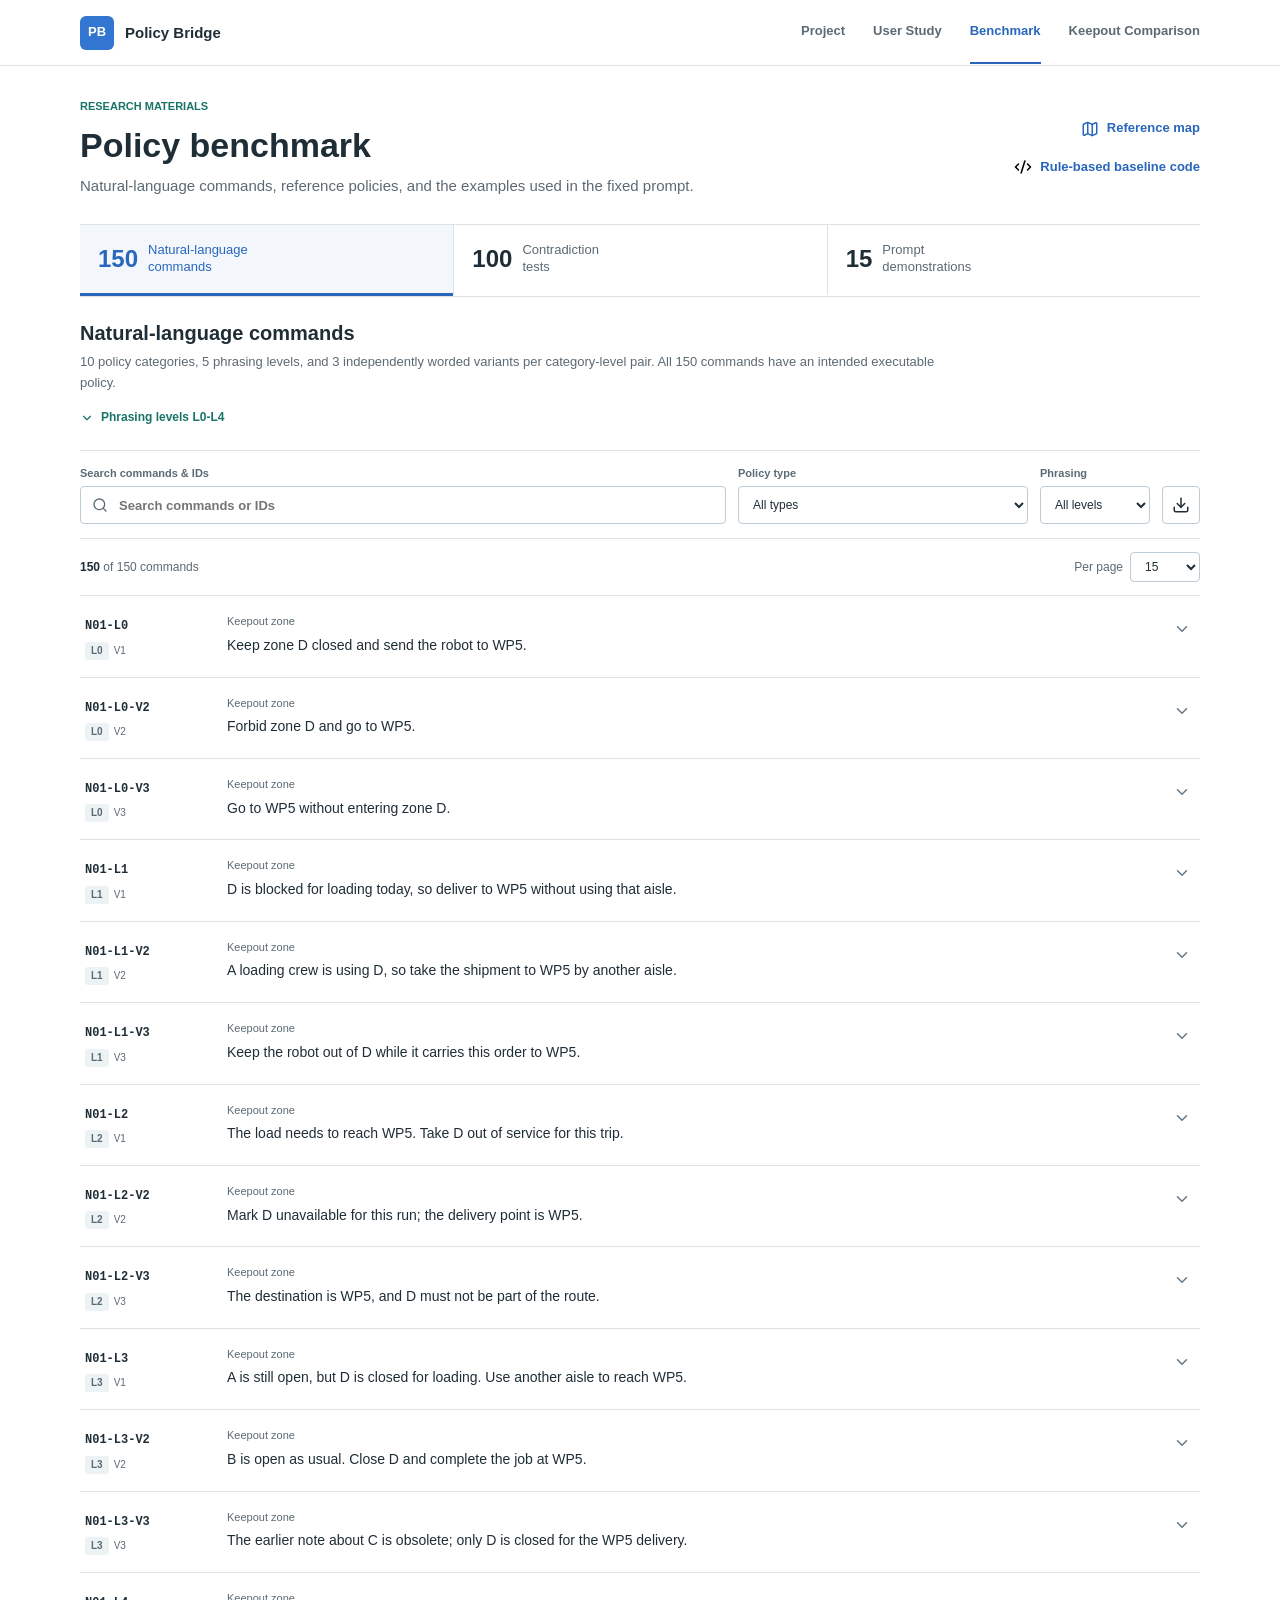
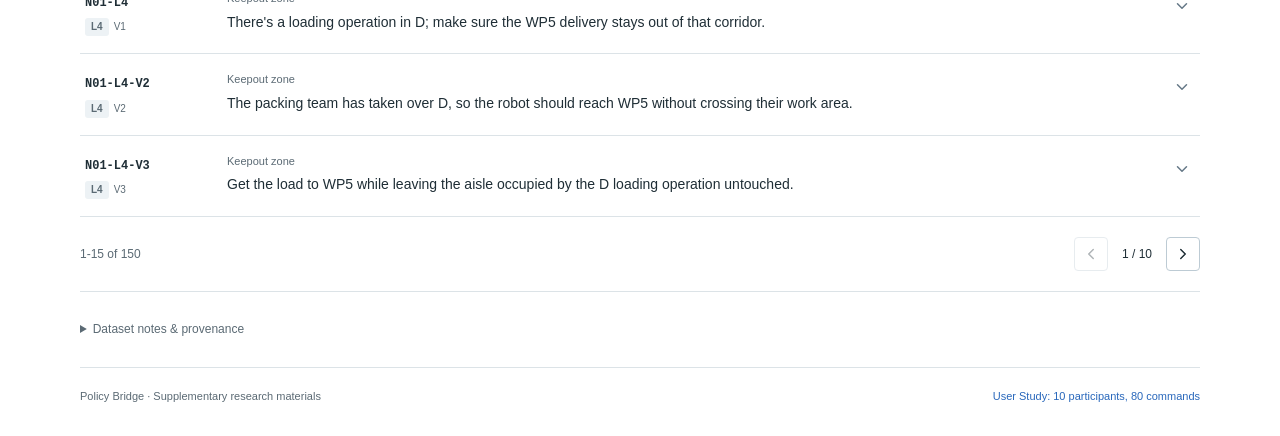
<file: benchmark.html>
<!doctype html>
<html lang="en">
<head>
  <meta charset="utf-8">
  <meta name="viewport" content="width=device-width, initial-scale=1">
  <meta name="description" content="Policy Bridge benchmark: 150 commands and ground-truth policies, 100 contradiction tests, and 15 prompt demonstrations.">
  <title>Benchmark | Policy Bridge</title>
  <link rel="canonical" href="https://anonymous10forpaper.github.io/Large-Language-Model-Driven-Costmap_Page/benchmark.html">
  <meta property="og:title" content="Policy benchmark | Policy Bridge">
  <meta property="og:description" content="150 natural-language commands with ground-truth policies, 100 contradiction tests, and the 15 fixed-prompt demonstrations.">
  <meta property="og:type" content="website">
  <meta property="og:url" content="https://anonymous10forpaper.github.io/Large-Language-Model-Driven-Costmap_Page/benchmark.html">
  <style>
    :root{color-scheme:light;--ink:#1f2e36;--muted:#5b6a74;--line:#dce3e7;--blue:#2867bb;--teal:#197367;--red:#a43f4c;--paper:#f5f7f8}
    *{box-sizing:border-box;letter-spacing:0}
    body{margin:0;color:var(--ink);font:14px/1.6 "Segoe UI",Arial,sans-serif;background:#fff}
    h1,h2,h3,p,figure,blockquote{margin:0}h1,h2,h3{line-height:1.25;font-weight:650}
    a{color:inherit;text-decoration:none}button,input,select{font:inherit}button,select,summary{cursor:pointer}
    button{color:inherit}button:disabled{opacity:.35;cursor:default}
    button:focus-visible,a:focus-visible,summary:focus-visible,input:focus-visible,select:focus-visible{outline:3px solid #82a9dc;outline-offset:3px}
    svg{width:18px;height:18px;display:block;flex-shrink:0}button svg{pointer-events:none}
    [hidden]{display:none!important}.shell{width:min(1120px,calc(100% - 64px));margin-inline:auto}
    .skip{position:fixed;top:-80px;left:16px;z-index:50;background:#fff;padding:10px}.skip:focus{top:8px}
    .site-header{height:66px;border-bottom:1px solid var(--line);background:#fff;position:sticky;top:0;z-index:10}
    .header-inner{height:100%;display:flex;align-items:center;justify-content:space-between;gap:20px}
    .brand{display:flex;align-items:center;gap:11px;font-size:15px;font-weight:700;white-space:nowrap}
    .brand-mark{display:grid;place-items:center;width:34px;height:34px;background:#3376d1;color:#fff;border-radius:6px;font-size:13px}
    .site-nav{display:flex;gap:28px;align-items:center;font-size:13px;font-weight:600;color:var(--muted)}
    .site-nav a{padding:20px 0;border-bottom:2px solid transparent}.site-nav a:hover,.site-nav a[aria-current]{color:var(--blue)}
    .site-nav a[aria-current]{border-color:var(--blue)}
    .intro{padding:32px 0 26px;display:flex;justify-content:space-between;align-items:center;gap:24px}
    .intro-actions{display:flex;flex-direction:column;align-items:flex-end;gap:2px;flex-shrink:0}.intro-actions img{width:18px;height:18px;display:block}
    .eyebrow{font-size:11px;font-weight:700;text-transform:uppercase;color:var(--teal);margin-bottom:8px}
    h1{font-size:34px;margin-bottom:8px}.subtitle{color:var(--muted);font-size:15px;max-width:680px}
    .text-button{display:inline-flex;align-items:center;gap:8px;border:0;background:transparent;padding:8px 0;color:var(--blue);font-weight:600;font-size:13px;white-space:nowrap}
    .tabs{display:grid;grid-template-columns:repeat(3,minmax(0,1fr));border-block:1px solid var(--line)}
    .tab{border:0;border-bottom:3px solid transparent;background:#fff;padding:17px 18px;display:flex;align-items:center;gap:10px;text-align:left;min-width:0}
    .tab+.tab{border-left:1px solid var(--line)}.tab:hover{background:var(--paper)}
    .tab[aria-selected="true"]{border-bottom-color:var(--blue);background:#f3f7fc}.tab strong{font-size:24px;line-height:1.2;font-weight:650}
    .tab span{font-size:13px;line-height:1.3;color:var(--muted)}.tab[aria-selected="true"] strong,.tab[aria-selected="true"] span{color:var(--blue)}
    .overview{padding:24px 0 18px}.overview h2{font-size:20px;margin-bottom:6px}.overview p{color:var(--muted);max-width:890px;font-size:13px}
    .reference{margin-top:11px;font-size:12px;color:var(--muted)}.reference>summary{display:inline-flex;align-items:center;gap:7px;color:var(--teal);font-weight:600;padding:4px 0;list-style:none}
    summary::-webkit-details-marker{display:none}.reference>summary svg{width:14px;height:14px}.reference[open]>summary svg{transform:rotate(180deg)}
    .definitions{display:grid;grid-template-columns:repeat(5,minmax(0,1fr));gap:18px;padding:13px 0 5px}.definitions div{border-left:2px solid var(--line);padding-left:11px}.definitions b{display:block;color:var(--ink);margin-bottom:3px}.definitions p{font-size:12px}
    .toolbar{display:flex;align-items:end;gap:12px;border-block:1px solid var(--line);padding:14px 0}
    .field{display:flex;flex-direction:column;gap:4px;min-width:0}.field>span{font-size:11px;color:var(--muted);font-weight:600}
    .search-field{flex:1;min-width:180px}.search-wrap{display:flex;align-items:center;border:1px solid #bdcbd4;border-radius:4px;height:38px;padding-left:11px;gap:9px}
    .search-wrap:focus-within{border-color:var(--blue)}.search-wrap svg{width:16px;height:16px;color:var(--muted)}
    #search{border:0;background:transparent;min-width:0;width:100%;height:36px;outline:0;font-size:13px;color:var(--ink)}
    #clear-search{width:32px;height:32px;border:0;background:transparent;display:grid;place-items:center;flex-shrink:0}
    select{height:38px;border:1px solid #bdcbd4;border-radius:4px;padding:0 6px 0 10px;background:#fff;color:var(--ink);max-width:100%;font-size:12px}
    #category{width:290px}#level{width:110px}
    .icon-button{width:38px;height:38px;display:inline-grid;place-items:center;border:1px solid #bdcbd4;border-radius:4px;background:white;flex-shrink:0}
    .icon-button:not(:disabled):hover{background:#eef4fb;border-color:#92add0;color:var(--blue)}
    .tip{position:relative}.tip::after{content:attr(data-tip);position:absolute;right:0;bottom:calc(100% + 8px);background:#20323b;color:white;padding:5px 9px;white-space:nowrap;font-size:11px;line-height:1.4;border-radius:3px;pointer-events:none;opacity:0;z-index:15}
    .tip:hover::after,.tip:focus-visible::after{opacity:1}
    .list-meta{display:flex;justify-content:space-between;align-items:center;gap:12px;min-height:56px;font-size:12px;color:var(--muted)}
    .list-meta b{color:var(--ink);font-weight:600}.page-size{display:flex;align-items:center;gap:7px}.page-size select{height:30px;width:70px}
    .records{border-top:1px solid var(--line)}.record{border-bottom:1px solid var(--line);scroll-margin-top:82px}
    .record>summary{list-style:none;display:grid;grid-template-columns:125px minmax(0,1fr) 22px;gap:17px;padding:17px 5px;align-items:start}
    .record>summary:hover{background:#f7f9fb}.record[open]>summary{background:#f5f8fc}.record>summary .chevron{margin-top:7px;color:#657887}
    .record[open]>summary .chevron{transform:rotate(180deg)}.record-id{font:600 12px/1.4 Consolas,monospace;overflow-wrap:anywhere}
    .row-labels{display:flex;flex-wrap:wrap;align-items:center;gap:5px;margin-top:6px;font-size:10px;color:var(--muted)}
    .badge{display:inline-block;background:#edf2f5;border-radius:3px;padding:1px 6px;font-weight:600}
    .badge.accept{background:#e7f4ee;color:#24684f}.badge.reject{background:#faecee;color:var(--red)}
    .command{font-size:14px;line-height:1.55;color:var(--ink);overflow-wrap:anywhere}.category-label{font-size:11px;color:var(--muted);margin-bottom:4px}
    .record-body{padding:4px 44px 22px 147px;min-width:0}.policy-header{display:flex;align-items:center;justify-content:space-between;gap:12px;margin:8px 0}
    .policy-header h3{font-size:13px}.policy-actions{display:flex;align-items:center;gap:8px;font-size:11px;color:var(--muted)}
    .policy-actions .icon-button{width:30px;height:30px}.policy-actions svg{width:14px;height:14px}
    pre{margin:0;border:1px solid #e0e6e9;background:#f6f8fa;border-radius:4px;padding:16px;font:12px/1.65 Consolas,"Liberation Mono",monospace;white-space:pre-wrap;overflow-wrap:anywhere;word-break:break-word;max-width:100%;tab-size:2;color:#30424e}
    .json-key{color:#23528d}.json-string{color:#216858}.json-number{color:#925314}.detail-note{color:var(--muted);font-size:11px;margin:9px 0}
    .translation{margin:10px 0 15px;color:#64727d;font-size:12px}.translation[hidden]{display:none}
    .raw-record{margin-top:10px;font-size:11px;color:var(--muted)}.raw-record>summary{padding:7px 0;color:var(--blue);list-style:disclosure-closed}.raw-record[open]>summary{list-style:disclosure-open}
    .conflict-reason{font-size:12px;color:var(--red);margin:8px 0 15px;border-left:2px solid #d8a1aa;padding-left:10px}
    .empty{padding:48px 0;text-align:center}.empty h3{font-size:16px;margin-bottom:7px}.empty p{color:var(--muted);font-size:13px}
    .command-button{border:1px solid #bacbd8;background:#fff;border-radius:4px;padding:7px 13px;font-size:12px;color:var(--blue);margin-top:15px}
    .pagination{display:flex;align-items:center;justify-content:space-between;gap:16px;padding:20px 0;border-bottom:1px solid var(--line)}
    .pagination>span{font-size:12px;color:var(--muted)}.page-controls{display:flex;align-items:center;gap:14px;font-size:12px}.page-controls .icon-button{width:34px;height:34px}.previous svg{transform:rotate(90deg)}.next svg{transform:rotate(-90deg)}
    .source-section{padding:28px 0}.source-section>summary{color:var(--muted);font-size:12px;width:fit-content}.source-content{max-width:900px;padding-top:14px;font-size:12px;color:var(--muted)}
    .source-content p{margin-bottom:9px}.source-content code{font:11px/1.7 Consolas,monospace;overflow-wrap:anywhere}.source-content dl{display:grid;grid-template-columns:120px minmax(0,1fr);gap:8px;margin:16px 0}.source-content dd{margin:0;overflow-wrap:anywhere}.source-content dt{color:var(--ink)}
    .source-content h3{font-size:13px;margin:15px 0 8px}.footer{border-top:1px solid var(--line);padding:20px 0 30px;color:var(--muted);font-size:11px;display:flex;justify-content:space-between;gap:15px}
    .footer a{color:var(--blue)}.language-toggle{display:flex;align-items:center;gap:7px;font-size:12px;cursor:pointer}.language-toggle input{accent-color:var(--blue)}
    dialog{border:1px solid var(--line);border-radius:6px;padding:0;width:min(880px,calc(100% - 32px));max-height:90vh;color:var(--ink);box-shadow:0 15px 70px #0003}
    dialog::backdrop{background:#14242c88}.dialog-top{display:flex;align-items:center;justify-content:space-between;padding:14px 18px;border-bottom:1px solid var(--line)}.dialog-top h2{font-size:17px}
    .dialog-body{padding:18px;overflow:auto;max-height:calc(90vh - 70px)}.dialog-body img{display:block;width:100%;height:auto;aspect-ratio:1676/1072;object-fit:contain}.dialog-body p{font-size:12px;color:var(--muted);margin-top:12px}
    .sr-only{position:absolute;width:1px;height:1px;padding:0;margin:-1px;overflow:hidden;clip:rect(0,0,0,0);white-space:nowrap;border:0}
    .notice{position:fixed;bottom:20px;left:50%;transform:translateX(-50%);background:#20323b;color:#fff;padding:9px 16px;font-size:12px;border-radius:4px;z-index:30;max-width:calc(100% - 32px)}
    @media(max-width:900px){.toolbar{flex-wrap:wrap}.search-field{flex-basis:100%}.field.category-field{flex:1}#category{width:100%}.definitions{grid-template-columns:repeat(3,minmax(0,1fr))}.record-body{padding-left:20px}.record>summary{grid-template-columns:108px minmax(0,1fr) 20px;gap:12px}}
    @media(max-width:600px){.shell{width:calc(100% - 32px)}.site-header{height:58px}.brand>span:last-child{display:none}.brand-mark{width:30px;height:30px;font-size:11px}.site-nav{gap:17px;font-size:12px}.site-nav a{padding:16px 0}.header-inner{gap:12px}.intro{padding:25px 0 21px;display:block}h1{font-size:28px}.subtitle{font-size:13px}.intro .text-button{margin-top:9px;font-size:12px}.tab{padding:12px 9px;display:block}.tab strong{font-size:22px;display:block;margin-bottom:4px}.tab span{font-size:11px;display:block;min-height:29px}.overview{padding-top:20px}.overview h2{font-size:19px}.overview p{font-size:12px}.definitions{grid-template-columns:1fr 1fr;gap:13px}.toolbar{gap:10px}.field.category-field{flex-basis:calc(100% - 130px)}#level{width:82px}.search-field{min-width:0}.toolbar>.icon-button{margin-left:auto}.record>summary{grid-template-columns:minmax(0,1fr) 18px;padding:14px 4px;gap:7px 12px}.identity{display:flex;align-items:center;gap:9px;grid-column:1;grid-row:1;flex-wrap:wrap}.row-labels{margin:0}.command-block{grid-column:1;grid-row:2}.record>summary .chevron{grid-column:2;grid-row:1/3;align-self:center;margin:0}.record-body{padding:0 4px 18px}.command{font-size:13px}.category-label{font-size:10px}.policy-header{margin-top:10px}pre{padding:12px;font-size:11px}.policy-actions>span{display:none}.list-meta{gap:10px;font-size:11px}.page-size{gap:4px;font-size:11px}.page-size select{width:60px;font-size:11px}.footer{flex-direction:column;gap:5px}.source-content dl{grid-template-columns:1fr;gap:4px}.source-content dd{margin-bottom:8px}.pagination{gap:8px}.page-controls{gap:9px}.pagination>span{font-size:11px}.source-section{padding:22px 0}}
    @media(max-width:600px){.field.category-field{flex-basis:100%}#level-field{flex:1}#level{width:100%}#browser:not([data-mode="commands"]) .field.category-field{flex-basis:calc(100% - 50px)}.page-size select{width:64px;padding-inline:6px}}
    @media(max-width:600px){.intro-actions{align-items:flex-start;margin-top:9px}.intro .intro-actions .text-button{margin-top:0}}
    @media(max-width:600px){.site-header{height:auto}.header-inner{padding-block:10px}.site-nav{flex-wrap:wrap;justify-content:flex-end;gap:4px 14px}.site-nav a{padding:5px 0}}
    @media(prefers-reduced-motion:reduce){*{scroll-behavior:auto!important}}
    @media print{.site-header,.toolbar,.tabs,.pagination,.icon-button,.footer,.intro button,dialog{display:none!important}.shell{width:100%}.record{break-inside:avoid}pre{font-size:10px}.record-body{padding-left:0}}
  </style>
</head>
<body>
  <a class="skip" href="#main">Skip to benchmark</a>
  <header class="site-header"><div class="shell header-inner">
    <a href="index.html" class="brand" aria-label="Policy Bridge project home"><span class="brand-mark">PB</span><span>Policy Bridge</span></a>
    <nav class="site-nav" aria-label="Project navigation"><a href="index.html">Project</a><a href="user-study.html">User Study</a><a href="benchmark.html" aria-current="page">Benchmark</a><a href="keepout-comparison.html">Keepout Comparison</a></nav>
  </div></header>
  <main class="shell" id="main">
    <div class="intro"><div><p class="eyebrow">Research materials</p><h1>Policy benchmark</h1><p class="subtitle">Natural-language commands, reference policies, and the examples used in the fixed prompt.</p></div><div class="intro-actions"><button class="text-button" id="open-map" type="button"><svg aria-hidden="true" focusable="false"
  xmlns="http://www.w3.org/2000/svg"
  width="24"
  height="24"
  viewBox="0 0 24 24"
  fill="none"
  stroke="currentColor"
  stroke-width="2"
  stroke-linecap="round"
  stroke-linejoin="round"
>
  <path d="M14.106 5.553a2 2 0 0 0 1.788 0l3.659-1.83A1 1 0 0 1 21 4.619v12.764a1 1 0 0 1-.553.894l-4.553 2.277a2 2 0 0 1-1.788 0l-4.212-2.106a2 2 0 0 0-1.788 0l-3.659 1.83A1 1 0 0 1 3 19.381V6.618a1 1 0 0 1 .553-.894l4.553-2.277a2 2 0 0 1 1.788 0z" />
  <path d="M15 5.764v15" />
  <path d="M9 3.236v15" />
</svg>
Reference map</button><a class="text-button" id="rule-parser-link" href="https://github.com/anonymous10forpaper/Large-Language-Model-Driven-Costmap/tree/main/policy_bridge/evaluation" target="_blank" rel="noopener noreferrer"><img src="assets/benchmark-code-xml.svg" alt="" width="18" height="18">Rule-based baseline code</a></div></div>
    <div class="tabs" role="tablist" aria-label="Benchmark datasets">
      <button type="button" class="tab" role="tab" id="tab-commands" aria-selected="true" aria-controls="panel-commands" data-dataset="commands"><strong>150</strong><span>Natural-language<br>commands</span></button>
      <button type="button" class="tab" role="tab" id="tab-contradictions" aria-selected="false" aria-controls="panel-contradictions" tabindex="-1" data-dataset="contradictions"><strong>100</strong><span>Contradiction<br>tests</span></button>
      <button type="button" class="tab" role="tab" id="tab-demonstrations" aria-selected="false" aria-controls="panel-demonstrations" tabindex="-1" data-dataset="demonstrations"><strong>15</strong><span>Prompt<br>demonstrations</span></button>
    </div>
    <div id="panel-commands" role="tabpanel" aria-labelledby="tab-commands"></div>
    <div id="panel-contradictions" role="tabpanel" aria-labelledby="tab-contradictions" hidden></div>
    <div id="panel-demonstrations" role="tabpanel" aria-labelledby="tab-demonstrations" hidden></div>
    <div id="browser">
      <div class="overview"><h2 id="dataset-title"></h2><p id="dataset-description"></p>
        <details class="reference" id="definitions"><summary><!-- @license lucide-static v0.468.0 - ISC -->
<svg aria-hidden="true" focusable="false"
  class="lucide lucide-chevron-down"
  xmlns="http://www.w3.org/2000/svg"
  width="24"
  height="24"
  viewBox="0 0 24 24"
  fill="none"
  stroke="currentColor"
  stroke-width="2"
  stroke-linecap="round"
  stroke-linejoin="round"
>
  <path d="m6 9 6 6 6-6" />
</svg>
<span id="definition-title"></span></summary><div class="definitions" id="definition-content"></div></details>
      </div>
      <div class="toolbar" role="search" aria-label="Filter benchmark">
        <label class="field search-field"><span>Search commands &amp; IDs</span><span class="search-wrap"><svg aria-hidden="true" focusable="false"
  xmlns="http://www.w3.org/2000/svg"
  width="24"
  height="24"
  viewBox="0 0 24 24"
  fill="none"
  stroke="currentColor"
  stroke-width="2"
  stroke-linecap="round"
  stroke-linejoin="round"
>
  <path d="m21 21-4.34-4.34" />
  <circle cx="11" cy="11" r="8" />
</svg>
<input type="search" id="search" placeholder="Search commands or IDs" autocomplete="off" aria-label="Search commands and IDs"><button type="button" id="clear-search" aria-label="Clear search" title="Clear search" hidden><!-- @license lucide-static v0.468.0 - ISC -->
<svg aria-hidden="true" focusable="false"
  class="lucide lucide-x"
  xmlns="http://www.w3.org/2000/svg"
  width="24"
  height="24"
  viewBox="0 0 24 24"
  fill="none"
  stroke="currentColor"
  stroke-width="2"
  stroke-linecap="round"
  stroke-linejoin="round"
>
  <path d="M18 6 6 18" />
  <path d="m6 6 12 12" />
</svg>
</button></span></label>
        <label class="field category-field"><span id="category-label">Policy type</span><select id="category" aria-label="Policy type"></select></label>
        <label class="field" id="level-field"><span>Phrasing</span><select id="level" aria-label="Phrasing level"><option value="">All levels</option><option>L0</option><option>L1</option><option>L2</option><option>L3</option><option>L4</option></select></label>
        <button type="button" id="download" class="icon-button tip" data-tip="Download dataset (JSON)" aria-label="Download current dataset as JSON"><svg aria-hidden="true" focusable="false"
  xmlns="http://www.w3.org/2000/svg"
  width="24"
  height="24"
  viewBox="0 0 24 24"
  fill="none"
  stroke="currentColor"
  stroke-width="2"
  stroke-linecap="round"
  stroke-linejoin="round"
>
  <path d="M12 15V3" />
  <path d="M21 15v4a2 2 0 0 1-2 2H5a2 2 0 0 1-2-2v-4" />
  <path d="m7 10 5 5 5-5" />
</svg>
</button>
      </div>
      <div class="list-meta"><span id="result-count" role="status" aria-live="polite"></span><label class="page-size">Per page<select id="page-size" aria-label="Commands per page"><option value="15">15</option><option value="30">30</option><option value="all">All</option></select></label></div>
      <div class="records" id="records"></div>
      <div class="empty" id="empty" hidden><h3>No matching commands</h3><p>There are no entries for these search terms and filters.</p><button class="command-button" type="button" id="reset-filters">Clear filters</button></div>
      <div class="pagination" id="pagination"><span id="page-range"></span><div class="page-controls"><button type="button" class="icon-button previous tip" id="previous" aria-label="Previous page" data-tip="Previous page"><!-- @license lucide-static v0.468.0 - ISC -->
<svg aria-hidden="true" focusable="false"
  class="lucide lucide-chevron-down"
  xmlns="http://www.w3.org/2000/svg"
  width="24"
  height="24"
  viewBox="0 0 24 24"
  fill="none"
  stroke="currentColor"
  stroke-width="2"
  stroke-linecap="round"
  stroke-linejoin="round"
>
  <path d="m6 9 6 6 6-6" />
</svg>
</button><span id="page-number"></span><button type="button" class="icon-button next tip" id="next" aria-label="Next page" data-tip="Next page"><!-- @license lucide-static v0.468.0 - ISC -->
<svg aria-hidden="true" focusable="false"
  class="lucide lucide-chevron-down"
  xmlns="http://www.w3.org/2000/svg"
  width="24"
  height="24"
  viewBox="0 0 24 24"
  fill="none"
  stroke="currentColor"
  stroke-width="2"
  stroke-linecap="round"
  stroke-linejoin="round"
>
  <path d="m6 9 6 6 6-6" />
</svg>
</button></div></div>
      <details class="source-section"><summary>Dataset notes &amp; provenance</summary><div class="source-content"><p id="source-note"></p><div id="source-info"></div><label class="language-toggle" id="translation-control"><input id="show-ko" type="checkbox">Include archived Korean translations</label></div></details>
    </div>
    <footer class="footer"><span>Policy Bridge &middot; Supplementary research materials</span><a href="user-study.html">User Study: 10 participants, 80 commands</a></footer>
  </main>
  <dialog id="map-dialog" aria-labelledby="map-title"><div class="dialog-top"><h2 id="map-title">Reference map</h2><button class="icon-button" id="close-map" type="button" aria-label="Close map" title="Close map"><!-- @license lucide-static v0.468.0 - ISC -->
<svg aria-hidden="true" focusable="false"
  class="lucide lucide-x"
  xmlns="http://www.w3.org/2000/svg"
  width="24"
  height="24"
  viewBox="0 0 24 24"
  fill="none"
  stroke="currentColor"
  stroke-width="2"
  stroke-linecap="round"
  stroke-linejoin="round"
>
  <path d="M18 6 6 18" />
  <path d="m6 6 12 12" />
</svg>
</button></div><div class="dialog-body"><img src="assets/study-map-factory6.png" alt="Factory6 map from Policy Bridge: WP1 and WP2 beside Zone A, WP3 and WP4 beside Zone B, WP5 and WP6 beside Zone D, and WP7 and WP8 beside Zone E." width="1676" height="1072"><p>Zones A&ndash;E and waypoints WP1&ndash;WP8 use the same labels as the command sets. This is the operator-map schematic, not a navigation costmap.</p></div></dialog>
  <div id="notice" class="notice" role="status" hidden></div>
  <noscript><p class="shell">JavaScript is required to browse these datasets. <a href="benchmark-data.json">Download the complete benchmark JSON.</a></p></noscript>
  <template id="chevron-template"><!-- @license lucide-static v0.468.0 - ISC -->
<svg aria-hidden="true" focusable="false"
  class="lucide lucide-chevron-down"
  xmlns="http://www.w3.org/2000/svg"
  width="24"
  height="24"
  viewBox="0 0 24 24"
  fill="none"
  stroke="currentColor"
  stroke-width="2"
  stroke-linecap="round"
  stroke-linejoin="round"
>
  <path d="m6 9 6 6 6-6" />
</svg>
</template><template id="copy-template"><svg aria-hidden="true" focusable="false"
  xmlns="http://www.w3.org/2000/svg"
  width="24"
  height="24"
  viewBox="0 0 24 24"
  fill="none"
  stroke="currentColor"
  stroke-width="2"
  stroke-linecap="round"
  stroke-linejoin="round"
>
  <rect width="14" height="14" x="8" y="8" rx="2" ry="2" />
  <path d="M4 16c-1.1 0-2-.9-2-2V4c0-1.1.9-2 2-2h10c1.1 0 2 .9 2 2" />
</svg>
</template><template id="check-template"><svg aria-hidden="true" focusable="false"
  xmlns="http://www.w3.org/2000/svg"
  width="24"
  height="24"
  viewBox="0 0 24 24"
  fill="none"
  stroke="currentColor"
  stroke-width="2"
  stroke-linecap="round"
  stroke-linejoin="round"
>
  <path d="M20 6 9 17l-5-5" />
</svg>
</template>
  <script id="benchmark-data" type="application/json">{"commands": [{"id": "N01-L0", "group": "N01", "level": "L0", "level_definition": "Direct and concise instruction", "intent": "hard_keepout", "audience": "non_expert_operator", "command": "Keep zone D closed and send the robot to WP5.", "translation_ko": "D \uad6c\uc5ed\uc744 \ud3d0\uc1c4\ud558\uace0 \ub85c\ubd07\uc744 WP5\ub85c \ubcf4\ub0b4\uc918.", "gold": {"destinations": ["WP5"], "via_zones": [], "keepouts": ["D"], "timed_keepouts": {}, "weights": {}, "preferences": {}, "objects": {}, "conditional": []}, "variant": "V1", "source_set": "gate3_executable_50_v2", "category": "Keepout zone", "policy": {"decision": "accept", "reason_code": "none", "plan": [{"dest": "WP5"}], "via_zones": [], "exclusions": [{"zone": "D"}], "weights": [], "dynamic_object_rules": [], "conditional_rules": []}}, {"id": "N01-L0-V2", "group": "N01", "level": "L0", "level_definition": "Direct and concise instruction", "intent": "hard_keepout", "audience": "non_expert_operator", "command": "Forbid zone D and go to WP5.", "translation_ko": "D \uad6c\uc5ed\uc744 \uae08\uc9c0\ud558\uace0 WP5\ub85c \uac00\uc918.", "gold": {"destinations": ["WP5"], "via_zones": [], "keepouts": ["D"], "timed_keepouts": {}, "weights": {}, "preferences": {}, "objects": {}, "conditional": []}, "variant": "V2", "source_set": "gate3_executable_150_v1_extension", "category": "Keepout zone", "policy": {"decision": "accept", "reason_code": "none", "plan": [{"dest": "WP5"}], "via_zones": [], "exclusions": [{"zone": "D"}], "weights": [], "dynamic_object_rules": [], "conditional_rules": []}}, {"id": "N01-L0-V3", "group": "N01", "level": "L0", "level_definition": "Direct and concise instruction", "intent": "hard_keepout", "audience": "non_expert_operator", "command": "Go to WP5 without entering zone D.", "translation_ko": "D \uad6c\uc5ed\uc5d0 \ub4e4\uc5b4\uac00\uc9c0 \ub9d0\uace0 WP5\ub85c \uac00\uc918.", "gold": {"destinations": ["WP5"], "via_zones": [], "keepouts": ["D"], "timed_keepouts": {}, "weights": {}, "preferences": {}, "objects": {}, "conditional": []}, "variant": "V3", "source_set": "gate3_executable_150_v1_extension", "category": "Keepout zone", "policy": {"decision": "accept", "reason_code": "none", "plan": [{"dest": "WP5"}], "via_zones": [], "exclusions": [{"zone": "D"}], "weights": [], "dynamic_object_rules": [], "conditional_rules": []}}, {"id": "N01-L1", "group": "N01", "level": "L1", "level_definition": "Natural workplace phrasing", "intent": "hard_keepout", "audience": "non_expert_operator", "command": "D is blocked for loading today, so deliver to WP5 without using that aisle.", "translation_ko": "\uc624\ub298 D \ud1b5\ub85c\ub294 \uc801\uc7ac \uc791\uc5c5\uc73c\ub85c \ub9c9\ud600 \uc788\uc73c\ub2c8 \uadf8\uacf3\uc744 \uc0ac\uc6a9\ud558\uc9c0 \ub9d0\uace0 WP5\ub85c \ubc30\uc1a1\ud574\uc918.", "gold": {"destinations": ["WP5"], "via_zones": [], "keepouts": ["D"], "timed_keepouts": {}, "weights": {}, "preferences": {}, "objects": {}, "conditional": []}, "variant": "V1", "source_set": "gate3_executable_50_v2", "category": "Keepout zone", "policy": {"decision": "accept", "reason_code": "none", "plan": [{"dest": "WP5"}], "via_zones": [], "exclusions": [{"zone": "D"}], "weights": [], "dynamic_object_rules": [], "conditional_rules": []}}, {"id": "N01-L1-V2", "group": "N01", "level": "L1", "level_definition": "Natural workplace phrasing", "intent": "hard_keepout", "audience": "non_expert_operator", "command": "A loading crew is using D, so take the shipment to WP5 by another aisle.", "translation_ko": "\uc801\uc7ac \uc791\uc5c5\ud300\uc774 D\ub97c \uc0ac\uc6a9 \uc911\uc774\ub2c8 \ub2e4\ub978 \ud1b5\ub85c\ub85c \ud654\ubb3c\uc744 WP5\uae4c\uc9c0 \uc6b4\ubc18\ud574\uc918.", "gold": {"destinations": ["WP5"], "via_zones": [], "keepouts": ["D"], "timed_keepouts": {}, "weights": {}, "preferences": {}, "objects": {}, "conditional": []}, "variant": "V2", "source_set": "gate3_executable_150_v1_extension", "category": "Keepout zone", "policy": {"decision": "accept", "reason_code": "none", "plan": [{"dest": "WP5"}], "via_zones": [], "exclusions": [{"zone": "D"}], "weights": [], "dynamic_object_rules": [], "conditional_rules": []}}, {"id": "N01-L1-V3", "group": "N01", "level": "L1", "level_definition": "Natural workplace phrasing", "intent": "hard_keepout", "audience": "non_expert_operator", "command": "Keep the robot out of D while it carries this order to WP5.", "translation_ko": "\uc774 \uc8fc\ubb38\uc744 WP5\ub85c \uc6b4\ubc18\ud558\ub294 \ub3d9\uc548 \ub85c\ubd07\uc774 D\uc5d0 \ub4e4\uc5b4\uac00\uc9c0 \uc54a\uac8c \ud574\uc918.", "gold": {"destinations": ["WP5"], "via_zones": [], "keepouts": ["D"], "timed_keepouts": {}, "weights": {}, "preferences": {}, "objects": {}, "conditional": []}, "variant": "V3", "source_set": "gate3_executable_150_v1_extension", "category": "Keepout zone", "policy": {"decision": "accept", "reason_code": "none", "plan": [{"dest": "WP5"}], "via_zones": [], "exclusions": [{"zone": "D"}], "weights": [], "dynamic_object_rules": [], "conditional_rules": []}}, {"id": "N01-L2", "group": "N01", "level": "L2", "level_definition": "Reordered or compositional instruction", "intent": "hard_keepout", "audience": "non_expert_operator", "command": "The load needs to reach WP5. Take D out of service for this trip.", "translation_ko": "\ud654\ubb3c\uc744 WP5\ub85c \ubcf4\ub0b4\uc57c \ud574. \uc774\ubc88 \uc8fc\ud589\uc5d0\uc11c\ub294 D\ub97c \uc6b4\uc6a9\uc5d0\uc11c \uc81c\uc678\ud574\uc918.", "gold": {"destinations": ["WP5"], "via_zones": [], "keepouts": ["D"], "timed_keepouts": {}, "weights": {}, "preferences": {}, "objects": {}, "conditional": []}, "variant": "V1", "source_set": "gate3_executable_50_v2", "category": "Keepout zone", "policy": {"decision": "accept", "reason_code": "none", "plan": [{"dest": "WP5"}], "via_zones": [], "exclusions": [{"zone": "D"}], "weights": [], "dynamic_object_rules": [], "conditional_rules": []}}, {"id": "N01-L2-V2", "group": "N01", "level": "L2", "level_definition": "Reordered or compositional instruction", "intent": "hard_keepout", "audience": "non_expert_operator", "command": "Mark D unavailable for this run; the delivery point is WP5.", "translation_ko": "\uc774\ubc88 \uc8fc\ud589\uc5d0\uc11c\ub294 D\ub97c \uc0ac\uc6a9\ud560 \uc218 \uc5c6\uac8c \ud558\uace0 \ubc30\uc1a1 \uc9c0\uc810\uc740 WP5\ub85c \uc124\uc815\ud574\uc918.", "gold": {"destinations": ["WP5"], "via_zones": [], "keepouts": ["D"], "timed_keepouts": {}, "weights": {}, "preferences": {}, "objects": {}, "conditional": []}, "variant": "V2", "source_set": "gate3_executable_150_v1_extension", "category": "Keepout zone", "policy": {"decision": "accept", "reason_code": "none", "plan": [{"dest": "WP5"}], "via_zones": [], "exclusions": [{"zone": "D"}], "weights": [], "dynamic_object_rules": [], "conditional_rules": []}}, {"id": "N01-L2-V3", "group": "N01", "level": "L2", "level_definition": "Reordered or compositional instruction", "intent": "hard_keepout", "audience": "non_expert_operator", "command": "The destination is WP5, and D must not be part of the route.", "translation_ko": "\ubaa9\uc801\uc9c0\ub294 WP5\uc774\uace0 D\uac00 \uacbd\ub85c\uc5d0 \ud3ec\ud568\ub418\uba74 \uc548 \ub3fc.", "gold": {"destinations": ["WP5"], "via_zones": [], "keepouts": ["D"], "timed_keepouts": {}, "weights": {}, "preferences": {}, "objects": {}, "conditional": []}, "variant": "V3", "source_set": "gate3_executable_150_v1_extension", "category": "Keepout zone", "policy": {"decision": "accept", "reason_code": "none", "plan": [{"dest": "WP5"}], "via_zones": [], "exclusions": [{"zone": "D"}], "weights": [], "dynamic_object_rules": [], "conditional_rules": []}}, {"id": "N01-L3", "group": "N01", "level": "L3", "level_definition": "Realistic reference, correction, or unaffected detail", "intent": "hard_keepout", "audience": "non_expert_operator", "command": "A is still open, but D is closed for loading. Use another aisle to reach WP5.", "translation_ko": "A\ub294 \uacc4\uc18d \uc5f4\ub824 \uc788\uc9c0\ub9cc D\ub294 \uc801\uc7ac \uc791\uc5c5\uc73c\ub85c \ud3d0\uc1c4\ub410\uc5b4. \ub2e4\ub978 \ud1b5\ub85c\ub97c \uc774\uc6a9\ud574 WP5\ub85c \uac00\uc918.", "gold": {"destinations": ["WP5"], "via_zones": [], "keepouts": ["D"], "timed_keepouts": {}, "weights": {}, "preferences": {}, "objects": {}, "conditional": []}, "variant": "V1", "source_set": "gate3_executable_50_v2", "category": "Keepout zone", "policy": {"decision": "accept", "reason_code": "none", "plan": [{"dest": "WP5"}], "via_zones": [], "exclusions": [{"zone": "D"}], "weights": [], "dynamic_object_rules": [], "conditional_rules": []}}, {"id": "N01-L3-V2", "group": "N01", "level": "L3", "level_definition": "Realistic reference, correction, or unaffected detail", "intent": "hard_keepout", "audience": "non_expert_operator", "command": "B is open as usual. Close D and complete the job at WP5.", "translation_ko": "B\ub294 \ud3c9\uc18c\ucc98\ub7fc \uc5f4\uc5b4 \ub450\uace0 D\ub294 \ud3d0\uc1c4\ud55c \ub4a4 WP5\uc5d0\uc11c \uc791\uc5c5\uc744 \uc644\ub8cc\ud574\uc918.", "gold": {"destinations": ["WP5"], "via_zones": [], "keepouts": ["D"], "timed_keepouts": {}, "weights": {}, "preferences": {}, "objects": {}, "conditional": []}, "variant": "V2", "source_set": "gate3_executable_150_v1_extension", "category": "Keepout zone", "policy": {"decision": "accept", "reason_code": "none", "plan": [{"dest": "WP5"}], "via_zones": [], "exclusions": [{"zone": "D"}], "weights": [], "dynamic_object_rules": [], "conditional_rules": []}}, {"id": "N01-L3-V3", "group": "N01", "level": "L3", "level_definition": "Realistic reference, correction, or unaffected detail", "intent": "hard_keepout", "audience": "non_expert_operator", "command": "The earlier note about C is obsolete; only D is closed for the WP5 delivery.", "translation_ko": "C\uc5d0 \uad00\ud55c \uc774\uc804 \uc9c0\uc2dc\ub294 \ub354 \uc774\uc0c1 \uc720\ud6a8\ud558\uc9c0 \uc54a\uc544. WP5 \ubc30\uc1a1\uc5d0\uc11c\ub294 D\ub9cc \ud3d0\uc1c4\ud574\uc918.", "gold": {"destinations": ["WP5"], "via_zones": [], "keepouts": ["D"], "timed_keepouts": {}, "weights": {}, "preferences": {}, "objects": {}, "conditional": []}, "variant": "V3", "source_set": "gate3_executable_150_v1_extension", "category": "Keepout zone", "policy": {"decision": "accept", "reason_code": "none", "plan": [{"dest": "WP5"}], "via_zones": [], "exclusions": [{"zone": "D"}], "weights": [], "dynamic_object_rules": [], "conditional_rules": []}}, {"id": "N01-L4", "group": "N01", "level": "L4", "level_definition": "Indirect but operationally clear instruction", "intent": "hard_keepout", "audience": "non_expert_operator", "command": "There's a loading operation in D; make sure the WP5 delivery stays out of that corridor.", "translation_ko": "D\uc5d0\uc11c \uc801\uc7ac \uc791\uc5c5 \uc911\uc774\ub2c8 WP5 \ubc30\uc1a1 \ub85c\ubd07\uc774 \uadf8 \ud1b5\ub85c\uc5d0 \ub4e4\uc5b4\uac00\uc9c0 \uc54a\uac8c \ud574\uc918.", "gold": {"destinations": ["WP5"], "via_zones": [], "keepouts": ["D"], "timed_keepouts": {}, "weights": {}, "preferences": {}, "objects": {}, "conditional": []}, "variant": "V1", "source_set": "gate3_executable_50_v2", "category": "Keepout zone", "policy": {"decision": "accept", "reason_code": "none", "plan": [{"dest": "WP5"}], "via_zones": [], "exclusions": [{"zone": "D"}], "weights": [], "dynamic_object_rules": [], "conditional_rules": []}}, {"id": "N01-L4-V2", "group": "N01", "level": "L4", "level_definition": "Indirect but operationally clear instruction", "intent": "hard_keepout", "audience": "non_expert_operator", "command": "The packing team has taken over D, so the robot should reach WP5 without crossing their work area.", "translation_ko": "\ud3ec\uc7a5 \uc791\uc5c5\ud300\uc774 D\ub97c \uc0ac\uc6a9 \uc911\uc774\ub2c8 \ub85c\ubd07\uc774 \uadf8 \uc791\uc5c5 \uad6c\uc5ed\uc744 \uc9c0\ub098\uc9c0 \uc54a\uace0 WP5\uc5d0 \ub3c4\ucc29\ud558\uac8c \ud574\uc918.", "gold": {"destinations": ["WP5"], "via_zones": [], "keepouts": ["D"], "timed_keepouts": {}, "weights": {}, "preferences": {}, "objects": {}, "conditional": []}, "variant": "V2", "source_set": "gate3_executable_150_v1_extension", "category": "Keepout zone", "policy": {"decision": "accept", "reason_code": "none", "plan": [{"dest": "WP5"}], "via_zones": [], "exclusions": [{"zone": "D"}], "weights": [], "dynamic_object_rules": [], "conditional_rules": []}}, {"id": "N01-L4-V3", "group": "N01", "level": "L4", "level_definition": "Indirect but operationally clear instruction", "intent": "hard_keepout", "audience": "non_expert_operator", "command": "Get the load to WP5 while leaving the aisle occupied by the D loading operation untouched.", "translation_ko": "D \uc801\uc7ac \uc791\uc5c5\uc774 \uc9c4\ud589 \uc911\uc778 \ud1b5\ub85c\uc5d0 \ub4e4\uc5b4\uac00\uc9c0 \uc54a\uc73c\uba74\uc11c \ud654\ubb3c\uc744 WP5\ub85c \uac00\uc838\uac00\uc918.", "gold": {"destinations": ["WP5"], "via_zones": [], "keepouts": ["D"], "timed_keepouts": {}, "weights": {}, "preferences": {}, "objects": {}, "conditional": []}, "variant": "V3", "source_set": "gate3_executable_150_v1_extension", "category": "Keepout zone", "policy": {"decision": "accept", "reason_code": "none", "plan": [{"dest": "WP5"}], "via_zones": [], "exclusions": [{"zone": "D"}], "weights": [], "dynamic_object_rules": [], "conditional_rules": []}}, {"id": "N02-L0", "group": "N02", "level": "L0", "level_definition": "Direct and concise instruction", "intent": "ordered_waypoints", "audience": "non_expert_operator", "command": "Visit WP2 first, then continue to WP7 and finish there.", "translation_ko": "\uba3c\uc800 WP2\ub97c \ubc29\ubb38\ud55c \ub2e4\uc74c WP7\ub85c \uacc4\uc18d \uc774\ub3d9\ud574 \uadf8\uacf3\uc5d0\uc11c \uc885\ub8cc\ud574\uc918.", "gold": {"destinations": ["WP2", "WP7"], "via_zones": [], "keepouts": [], "timed_keepouts": {}, "weights": {}, "preferences": {}, "objects": {}, "conditional": []}, "variant": "V1", "source_set": "gate3_executable_50_v2", "category": "Ordered waypoints", "policy": {"decision": "accept", "reason_code": "none", "plan": [{"dest": "WP2"}, {"dest": "WP7"}], "via_zones": [], "exclusions": [], "weights": [], "dynamic_object_rules": [], "conditional_rules": []}}, {"id": "N02-L0-V2", "group": "N02", "level": "L0", "level_definition": "Direct and concise instruction", "intent": "ordered_waypoints", "audience": "non_expert_operator", "command": "Go to WP2, then continue to WP7.", "translation_ko": "WP2\ub85c \uac04 \ub2e4\uc74c WP7\ub85c \uacc4\uc18d \uc774\ub3d9\ud574\uc918.", "gold": {"destinations": ["WP2", "WP7"], "via_zones": [], "keepouts": [], "timed_keepouts": {}, "weights": {}, "preferences": {}, "objects": {}, "conditional": []}, "variant": "V2", "source_set": "gate3_executable_150_v1_extension", "category": "Ordered waypoints", "policy": {"decision": "accept", "reason_code": "none", "plan": [{"dest": "WP2"}, {"dest": "WP7"}], "via_zones": [], "exclusions": [], "weights": [], "dynamic_object_rules": [], "conditional_rules": []}}, {"id": "N02-L0-V3", "group": "N02", "level": "L0", "level_definition": "Direct and concise instruction", "intent": "ordered_waypoints", "audience": "non_expert_operator", "command": "First visit WP2 and afterward go to WP7.", "translation_ko": "\uba3c\uc800 WP2\ub97c \ubc29\ubb38\ud558\uace0 \uadf8\ub2e4\uc74c WP7\ub85c \uac00\uc918.", "gold": {"destinations": ["WP2", "WP7"], "via_zones": [], "keepouts": [], "timed_keepouts": {}, "weights": {}, "preferences": {}, "objects": {}, "conditional": []}, "variant": "V3", "source_set": "gate3_executable_150_v1_extension", "category": "Ordered waypoints", "policy": {"decision": "accept", "reason_code": "none", "plan": [{"dest": "WP2"}, {"dest": "WP7"}], "via_zones": [], "exclusions": [], "weights": [], "dynamic_object_rules": [], "conditional_rules": []}}, {"id": "N02-L1", "group": "N02", "level": "L1", "level_definition": "Natural workplace phrasing", "intent": "ordered_waypoints", "audience": "non_expert_operator", "command": "For this delivery, make WP2 the first stop and WP7 the final destination.", "translation_ko": "\uc774\ubc88 \ubc30\uc1a1\uc5d0\uc11c\ub294 WP2\ub97c \uccab \ubc88\uc9f8 \uc815\ucc28 \uc9c0\uc810\uc73c\ub85c \ud558\uace0 WP7\uc744 \ucd5c\uc885 \ubaa9\uc801\uc9c0\ub85c \ud574\uc918.", "gold": {"destinations": ["WP2", "WP7"], "via_zones": [], "keepouts": [], "timed_keepouts": {}, "weights": {}, "preferences": {}, "objects": {}, "conditional": []}, "variant": "V1", "source_set": "gate3_executable_50_v2", "category": "Ordered waypoints", "policy": {"decision": "accept", "reason_code": "none", "plan": [{"dest": "WP2"}, {"dest": "WP7"}], "via_zones": [], "exclusions": [], "weights": [], "dynamic_object_rules": [], "conditional_rules": []}}, {"id": "N02-L1-V2", "group": "N02", "level": "L1", "level_definition": "Natural workplace phrasing", "intent": "ordered_waypoints", "audience": "non_expert_operator", "command": "Pick up at WP2 before finishing the delivery at WP7.", "translation_ko": "WP2\uc5d0\uc11c \uba3c\uc800 \ubb3c\ud488\uc744 \uc218\ub839\ud55c \ub4a4 WP7\uc5d0\uc11c \ubc30\uc1a1\uc744 \ub9c8\uccd0\uc918.", "gold": {"destinations": ["WP2", "WP7"], "via_zones": [], "keepouts": [], "timed_keepouts": {}, "weights": {}, "preferences": {}, "objects": {}, "conditional": []}, "variant": "V2", "source_set": "gate3_executable_150_v1_extension", "category": "Ordered waypoints", "policy": {"decision": "accept", "reason_code": "none", "plan": [{"dest": "WP2"}, {"dest": "WP7"}], "via_zones": [], "exclusions": [], "weights": [], "dynamic_object_rules": [], "conditional_rules": []}}, {"id": "N02-L1-V3", "group": "N02", "level": "L1", "level_definition": "Natural workplace phrasing", "intent": "ordered_waypoints", "audience": "non_expert_operator", "command": "Make a stop at WP2 on the way to the final drop at WP7.", "translation_ko": "\ucd5c\uc885 \ud558\uc5ed \uc9c0\uc810\uc778 WP7\ub85c \uac00\uae30 \uc804\uc5d0 WP2\uc5d0 \ub4e4\ub7ec\uc918.", "gold": {"destinations": ["WP2", "WP7"], "via_zones": [], "keepouts": [], "timed_keepouts": {}, "weights": {}, "preferences": {}, "objects": {}, "conditional": []}, "variant": "V3", "source_set": "gate3_executable_150_v1_extension", "category": "Ordered waypoints", "policy": {"decision": "accept", "reason_code": "none", "plan": [{"dest": "WP2"}, {"dest": "WP7"}], "via_zones": [], "exclusions": [], "weights": [], "dynamic_object_rules": [], "conditional_rules": []}}, {"id": "N02-L2", "group": "N02", "level": "L2", "level_definition": "Reordered or compositional instruction", "intent": "ordered_waypoints", "audience": "non_expert_operator", "command": "WP7 is the final destination; stop at WP2 before going there.", "translation_ko": "\ucd5c\uc885 \ubaa9\uc801\uc9c0\ub294 WP7\uc774\uc57c. \uadf8\uacf3\uc73c\ub85c \uac00\uae30 \uc804\uc5d0 WP2\uc5d0 \uba3c\uc800 \ub4e4\ub7ec\uc918.", "gold": {"destinations": ["WP2", "WP7"], "via_zones": [], "keepouts": [], "timed_keepouts": {}, "weights": {}, "preferences": {}, "objects": {}, "conditional": []}, "variant": "V1", "source_set": "gate3_executable_50_v2", "category": "Ordered waypoints", "policy": {"decision": "accept", "reason_code": "none", "plan": [{"dest": "WP2"}, {"dest": "WP7"}], "via_zones": [], "exclusions": [], "weights": [], "dynamic_object_rules": [], "conditional_rules": []}}, {"id": "N02-L2-V2", "group": "N02", "level": "L2", "level_definition": "Reordered or compositional instruction", "intent": "ordered_waypoints", "audience": "non_expert_operator", "command": "End at WP7, but visit WP2 before that.", "translation_ko": "WP7\uc5d0\uc11c \uc885\ub8cc\ud558\ub418 \uadf8 \uc804\uc5d0 WP2\ub97c \ubc29\ubb38\ud574\uc918.", "gold": {"destinations": ["WP2", "WP7"], "via_zones": [], "keepouts": [], "timed_keepouts": {}, "weights": {}, "preferences": {}, "objects": {}, "conditional": []}, "variant": "V2", "source_set": "gate3_executable_150_v1_extension", "category": "Ordered waypoints", "policy": {"decision": "accept", "reason_code": "none", "plan": [{"dest": "WP2"}, {"dest": "WP7"}], "via_zones": [], "exclusions": [], "weights": [], "dynamic_object_rules": [], "conditional_rules": []}}, {"id": "N02-L2-V3", "group": "N02", "level": "L2", "level_definition": "Reordered or compositional instruction", "intent": "ordered_waypoints", "audience": "non_expert_operator", "command": "The route should have two stops: WP2 followed by WP7.", "translation_ko": "\uacbd\ub85c\ub294 WP2\uc5d0 \uba3c\uc800 \uc815\ucc28\ud558\uace0 \uc774\uc5b4\uc11c WP7\uc5d0 \uc815\ucc28\ud558\ub294 \uc21c\uc11c\uc5ec\uc57c \ud574.", "gold": {"destinations": ["WP2", "WP7"], "via_zones": [], "keepouts": [], "timed_keepouts": {}, "weights": {}, "preferences": {}, "objects": {}, "conditional": []}, "variant": "V3", "source_set": "gate3_executable_150_v1_extension", "category": "Ordered waypoints", "policy": {"decision": "accept", "reason_code": "none", "plan": [{"dest": "WP2"}, {"dest": "WP7"}], "via_zones": [], "exclusions": [], "weights": [], "dynamic_object_rules": [], "conditional_rules": []}}, {"id": "N02-L3", "group": "N02", "level": "L3", "level_definition": "Realistic reference, correction, or unaffected detail", "intent": "ordered_waypoints", "audience": "non_expert_operator", "command": "WP4 belonged to the previous job. On this run, visit WP2 and then complete the delivery at WP7.", "translation_ko": "WP4\ub294 \uc774\uc804 \uc791\uc5c5\uc758 \ubaa9\uc801\uc9c0\uc600\uc5b4. \uc774\ubc88 \uc8fc\ud589\uc5d0\uc11c\ub294 WP2\ub97c \ubc29\ubb38\ud55c \ub4a4 WP7\uc5d0\uc11c \ubc30\uc1a1\uc744 \uc644\ub8cc\ud574\uc918.", "gold": {"destinations": ["WP2", "WP7"], "via_zones": [], "keepouts": [], "timed_keepouts": {}, "weights": {}, "preferences": {}, "objects": {}, "conditional": []}, "variant": "V1", "source_set": "gate3_executable_50_v2", "category": "Ordered waypoints", "policy": {"decision": "accept", "reason_code": "none", "plan": [{"dest": "WP2"}, {"dest": "WP7"}], "via_zones": [], "exclusions": [], "weights": [], "dynamic_object_rules": [], "conditional_rules": []}}, {"id": "N02-L3-V2", "group": "N02", "level": "L3", "level_definition": "Realistic reference, correction, or unaffected detail", "intent": "ordered_waypoints", "audience": "non_expert_operator", "command": "Ignore WP6 from the old schedule; the current order is WP2 and then WP7.", "translation_ko": "\uc774\uc804 \uc77c\uc815\uc758 WP6\ub294 \ubb34\uc2dc\ud574. \ud604\uc7ac \uc21c\uc11c\ub294 WP2 \ub2e4\uc74c WP7\uc774\uc57c.", "gold": {"destinations": ["WP2", "WP7"], "via_zones": [], "keepouts": [], "timed_keepouts": {}, "weights": {}, "preferences": {}, "objects": {}, "conditional": []}, "variant": "V2", "source_set": "gate3_executable_150_v1_extension", "category": "Ordered waypoints", "policy": {"decision": "accept", "reason_code": "none", "plan": [{"dest": "WP2"}, {"dest": "WP7"}], "via_zones": [], "exclusions": [], "weights": [], "dynamic_object_rules": [], "conditional_rules": []}}, {"id": "N02-L3-V3", "group": "N02", "level": "L3", "level_definition": "Realistic reference, correction, or unaffected detail", "intent": "ordered_waypoints", "audience": "non_expert_operator", "command": "WP7 remains the final stop; despite the earlier WP4 note, visit WP2 first.", "translation_ko": "\ucd5c\uc885 \uc815\ucc28 \uc9c0\uc810\uc740 WP7\uc774\uc57c. \uc774\uc804 WP4 \uc9c0\uc2dc\uc640 \uad00\uacc4\uc5c6\uc774 WP2\ub97c \uba3c\uc800 \ubc29\ubb38\ud574\uc918.", "gold": {"destinations": ["WP2", "WP7"], "via_zones": [], "keepouts": [], "timed_keepouts": {}, "weights": {}, "preferences": {}, "objects": {}, "conditional": []}, "variant": "V3", "source_set": "gate3_executable_150_v1_extension", "category": "Ordered waypoints", "policy": {"decision": "accept", "reason_code": "none", "plan": [{"dest": "WP2"}, {"dest": "WP7"}], "via_zones": [], "exclusions": [], "weights": [], "dynamic_object_rules": [], "conditional_rules": []}}, {"id": "N02-L4", "group": "N02", "level": "L4", "level_definition": "Indirect but operationally clear instruction", "intent": "ordered_waypoints", "audience": "non_expert_operator", "command": "The load ultimately needs to reach WP7, with a stop at WP2 beforehand.", "translation_ko": "\ud654\ubb3c\uc740 \ucd5c\uc885\uc801\uc73c\ub85c WP7\uc5d0 \ub3c4\ucc29\ud574\uc57c \ud558\uace0 \uadf8 \uc804\uc5d0 WP2\uc5d0 \uba3c\uc800 \ub4e4\ub7ec\uc57c \ud574.", "gold": {"destinations": ["WP2", "WP7"], "via_zones": [], "keepouts": [], "timed_keepouts": {}, "weights": {}, "preferences": {}, "objects": {}, "conditional": []}, "variant": "V1", "source_set": "gate3_executable_50_v2", "category": "Ordered waypoints", "policy": {"decision": "accept", "reason_code": "none", "plan": [{"dest": "WP2"}, {"dest": "WP7"}], "via_zones": [], "exclusions": [], "weights": [], "dynamic_object_rules": [], "conditional_rules": []}}, {"id": "N02-L4-V2", "group": "N02", "level": "L4", "level_definition": "Indirect but operationally clear instruction", "intent": "ordered_waypoints", "audience": "non_expert_operator", "command": "Before the load reaches its final station at WP7, it still needs to call at WP2.", "translation_ko": "\ud654\ubb3c\uc774 \ucd5c\uc885 \uc9c0\uc810 WP7\uc5d0 \ub3c4\ucc29\ud558\uae30 \uc804\uc5d0 WP2\uc5d0 \uba3c\uc800 \ub4e4\ub7ec\uc57c \ud574.", "gold": {"destinations": ["WP2", "WP7"], "via_zones": [], "keepouts": [], "timed_keepouts": {}, "weights": {}, "preferences": {}, "objects": {}, "conditional": []}, "variant": "V2", "source_set": "gate3_executable_150_v1_extension", "category": "Ordered waypoints", "policy": {"decision": "accept", "reason_code": "none", "plan": [{"dest": "WP2"}, {"dest": "WP7"}], "via_zones": [], "exclusions": [], "weights": [], "dynamic_object_rules": [], "conditional_rules": []}}, {"id": "N02-L4-V3", "group": "N02", "level": "L4", "level_definition": "Indirect but operationally clear instruction", "intent": "ordered_waypoints", "audience": "non_expert_operator", "command": "The job closes at WP7 only after the robot has handled the earlier stop at WP2.", "translation_ko": "\ub85c\ubd07\uc774 \uba3c\uc800 WP2 \uc815\ucc28\ub97c \uc218\ud589\ud55c \ud6c4\uc5d0 WP7\uc5d0\uc11c \uc791\uc5c5\uc744 \uc885\ub8cc\ud574\uc918.", "gold": {"destinations": ["WP2", "WP7"], "via_zones": [], "keepouts": [], "timed_keepouts": {}, "weights": {}, "preferences": {}, "objects": {}, "conditional": []}, "variant": "V3", "source_set": "gate3_executable_150_v1_extension", "category": "Ordered waypoints", "policy": {"decision": "accept", "reason_code": "none", "plan": [{"dest": "WP2"}, {"dest": "WP7"}], "via_zones": [], "exclusions": [], "weights": [], "dynamic_object_rules": [], "conditional_rules": []}}, {"id": "N03-L0", "group": "N03", "level": "L0", "level_definition": "Direct and concise instruction", "intent": "numeric_cost", "audience": "briefly_trained_nonexpert_operator", "command": "Go to WP3 with traversal cost 5 for A and 200 for B.", "translation_ko": "A\uc758 \ud1b5\uacfc \ube44\uc6a9\uc740 5, B\ub294 200\uc73c\ub85c \uc124\uc815\ud558\uace0 WP3\ub85c \uac00\uc918.", "gold": {"destinations": ["WP3"], "via_zones": [], "keepouts": [], "timed_keepouts": {}, "weights": {"A": 5, "B": 200}, "preferences": {}, "objects": {}, "conditional": []}, "variant": "V1", "source_set": "gate3_executable_50_v2", "category": "Numeric zone costs", "policy": {"decision": "accept", "reason_code": "none", "plan": [{"dest": "WP3"}], "via_zones": [], "exclusions": [], "weights": [{"zone": "A", "cost": 5}, {"zone": "B", "cost": 200}], "dynamic_object_rules": [], "conditional_rules": []}}, {"id": "N03-L0-V2", "group": "N03", "level": "L0", "level_definition": "Direct and concise instruction", "intent": "numeric_cost", "audience": "briefly_trained_nonexpert_operator", "command": "Set A to cost 5 and B to cost 200, then go to WP3.", "translation_ko": "A\uc758 cost\ub97c 5, B\uc758 cost\ub97c 200\uc73c\ub85c \uc124\uc815\ud55c \ub4a4 WP3\ub85c \uac00\uc918.", "gold": {"destinations": ["WP3"], "via_zones": [], "keepouts": [], "timed_keepouts": {}, "weights": {"A": 5, "B": 200}, "preferences": {}, "objects": {}, "conditional": []}, "variant": "V2", "source_set": "gate3_executable_150_v1_extension", "category": "Numeric zone costs", "policy": {"decision": "accept", "reason_code": "none", "plan": [{"dest": "WP3"}], "via_zones": [], "exclusions": [], "weights": [{"zone": "A", "cost": 5}, {"zone": "B", "cost": 200}], "dynamic_object_rules": [], "conditional_rules": []}}, {"id": "N03-L0-V3", "group": "N03", "level": "L0", "level_definition": "Direct and concise instruction", "intent": "numeric_cost", "audience": "briefly_trained_nonexpert_operator", "command": "Navigate to WP3 with cost 5 on A and 200 on B.", "translation_ko": "A\uc5d0\ub294 cost 5, B\uc5d0\ub294 cost 200\uc744 \uc801\uc6a9\ud558\uace0 WP3\ub85c \uc774\ub3d9\ud574\uc918.", "gold": {"destinations": ["WP3"], "via_zones": [], "keepouts": [], "timed_keepouts": {}, "weights": {"A": 5, "B": 200}, "preferences": {}, "objects": {}, "conditional": []}, "variant": "V3", "source_set": "gate3_executable_150_v1_extension", "category": "Numeric zone costs", "policy": {"decision": "accept", "reason_code": "none", "plan": [{"dest": "WP3"}], "via_zones": [], "exclusions": [], "weights": [{"zone": "A", "cost": 5}, {"zone": "B", "cost": 200}], "dynamic_object_rules": [], "conditional_rules": []}}, {"id": "N03-L1", "group": "N03", "level": "L1", "level_definition": "Natural workplace phrasing", "intent": "numeric_cost", "audience": "briefly_trained_nonexpert_operator", "command": "For the WP3 run, set A's cost to 5 and B's cost to 200.", "translation_ko": "WP3 \uc8fc\ud589\uc5d0\uc11c A\uc758 \ube44\uc6a9\uc740 5, B\uc758 \ube44\uc6a9\uc740 200\uc73c\ub85c \uc124\uc815\ud574\uc918.", "gold": {"destinations": ["WP3"], "via_zones": [], "keepouts": [], "timed_keepouts": {}, "weights": {"A": 5, "B": 200}, "preferences": {}, "objects": {}, "conditional": []}, "variant": "V1", "source_set": "gate3_executable_50_v2", "category": "Numeric zone costs", "policy": {"decision": "accept", "reason_code": "none", "plan": [{"dest": "WP3"}], "via_zones": [], "exclusions": [], "weights": [{"zone": "A", "cost": 5}, {"zone": "B", "cost": 200}], "dynamic_object_rules": [], "conditional_rules": []}}, {"id": "N03-L1-V2", "group": "N03", "level": "L1", "level_definition": "Natural workplace phrasing", "intent": "numeric_cost", "audience": "briefly_trained_nonexpert_operator", "command": "For the next WP3 delivery, give A a cost of 5 and B a cost of 200.", "translation_ko": "\ub2e4\uc74c WP3 \ubc30\uc1a1\uc5d0\uc11c A\uc5d0\ub294 cost 5, B\uc5d0\ub294 cost 200\uc744 \ubd80\uc5ec\ud574\uc918.", "gold": {"destinations": ["WP3"], "via_zones": [], "keepouts": [], "timed_keepouts": {}, "weights": {"A": 5, "B": 200}, "preferences": {}, "objects": {}, "conditional": []}, "variant": "V2", "source_set": "gate3_executable_150_v1_extension", "category": "Numeric zone costs", "policy": {"decision": "accept", "reason_code": "none", "plan": [{"dest": "WP3"}], "via_zones": [], "exclusions": [], "weights": [{"zone": "A", "cost": 5}, {"zone": "B", "cost": 200}], "dynamic_object_rules": [], "conditional_rules": []}}, {"id": "N03-L1-V3", "group": "N03", "level": "L1", "level_definition": "Natural workplace phrasing", "intent": "numeric_cost", "audience": "briefly_trained_nonexpert_operator", "command": "Put value 5 on A and 200 on B before sending the robot to WP3.", "translation_ko": "\ub85c\ubd07\uc744 WP3\ub85c \ubcf4\ub0b4\uae30 \uc804\uc5d0 A\uc5d0\ub294 \uac12 5, B\uc5d0\ub294 \uac12 200\uc744 \uc124\uc815\ud574\uc918.", "gold": {"destinations": ["WP3"], "via_zones": [], "keepouts": [], "timed_keepouts": {}, "weights": {"A": 5, "B": 200}, "preferences": {}, "objects": {}, "conditional": []}, "variant": "V3", "source_set": "gate3_executable_150_v1_extension", "category": "Numeric zone costs", "policy": {"decision": "accept", "reason_code": "none", "plan": [{"dest": "WP3"}], "via_zones": [], "exclusions": [], "weights": [{"zone": "A", "cost": 5}, {"zone": "B", "cost": 200}], "dynamic_object_rules": [], "conditional_rules": []}}, {"id": "N03-L2", "group": "N03", "level": "L2", "level_definition": "Reordered or compositional instruction", "intent": "numeric_cost", "audience": "briefly_trained_nonexpert_operator", "command": "WP3 is the destination; configure the route costs as A equals 5 and B equals 200.", "translation_ko": "\ubaa9\uc801\uc9c0\ub294 WP3\uc774\uace0 \uacbd\ub85c \ube44\uc6a9\uc744 A\ub294 5, B\ub294 200\uc73c\ub85c \uc124\uc815\ud574\uc918.", "gold": {"destinations": ["WP3"], "via_zones": [], "keepouts": [], "timed_keepouts": {}, "weights": {"A": 5, "B": 200}, "preferences": {}, "objects": {}, "conditional": []}, "variant": "V1", "source_set": "gate3_executable_50_v2", "category": "Numeric zone costs", "policy": {"decision": "accept", "reason_code": "none", "plan": [{"dest": "WP3"}], "via_zones": [], "exclusions": [], "weights": [{"zone": "A", "cost": 5}, {"zone": "B", "cost": 200}], "dynamic_object_rules": [], "conditional_rules": []}}, {"id": "N03-L2-V2", "group": "N03", "level": "L2", "level_definition": "Reordered or compositional instruction", "intent": "numeric_cost", "audience": "briefly_trained_nonexpert_operator", "command": "With WP3 as the goal, assign B a cost of 200 and A a cost of 5.", "translation_ko": "WP3\ub97c \ubaa9\uc801\uc9c0\ub85c \ud558\uace0 B\uc5d0\ub294 cost 200, A\uc5d0\ub294 cost 5\ub97c \ud560\ub2f9\ud574\uc918.", "gold": {"destinations": ["WP3"], "via_zones": [], "keepouts": [], "timed_keepouts": {}, "weights": {"A": 5, "B": 200}, "preferences": {}, "objects": {}, "conditional": []}, "variant": "V2", "source_set": "gate3_executable_150_v1_extension", "category": "Numeric zone costs", "policy": {"decision": "accept", "reason_code": "none", "plan": [{"dest": "WP3"}], "via_zones": [], "exclusions": [], "weights": [{"zone": "A", "cost": 5}, {"zone": "B", "cost": 200}], "dynamic_object_rules": [], "conditional_rules": []}}, {"id": "N03-L2-V3", "group": "N03", "level": "L2", "level_definition": "Reordered or compositional instruction", "intent": "numeric_cost", "audience": "briefly_trained_nonexpert_operator", "command": "Configure B at 200 and A at 5; the destination remains WP3.", "translation_ko": "B\ub294 200, A\ub294 5\ub85c \uc124\uc815\ud558\uace0 \ubaa9\uc801\uc9c0\ub294 WP3\ub85c \uc720\uc9c0\ud574\uc918.", "gold": {"destinations": ["WP3"], "via_zones": [], "keepouts": [], "timed_keepouts": {}, "weights": {"A": 5, "B": 200}, "preferences": {}, "objects": {}, "conditional": []}, "variant": "V3", "source_set": "gate3_executable_150_v1_extension", "category": "Numeric zone costs", "policy": {"decision": "accept", "reason_code": "none", "plan": [{"dest": "WP3"}], "via_zones": [], "exclusions": [], "weights": [{"zone": "A", "cost": 5}, {"zone": "B", "cost": 200}], "dynamic_object_rules": [], "conditional_rules": []}}, {"id": "N03-L3", "group": "N03", "level": "L3", "level_definition": "Realistic reference, correction, or unaffected detail", "intent": "numeric_cost", "audience": "briefly_trained_nonexpert_operator", "command": "Keep C unchanged. For this WP3 job, use cost 5 on A and 200 on B.", "translation_ko": "C\ub294 \ubcc0\uacbd\ud558\uc9c0 \ub9c8. \uc774\ubc88 WP3 \uc791\uc5c5\uc5d0\uc11c A\uc5d0\ub294 \ube44\uc6a9 5, B\uc5d0\ub294 200\uc744 \uc801\uc6a9\ud574\uc918.", "gold": {"destinations": ["WP3"], "via_zones": [], "keepouts": [], "timed_keepouts": {}, "weights": {"A": 5, "B": 200}, "preferences": {}, "objects": {}, "conditional": []}, "variant": "V1", "source_set": "gate3_executable_50_v2", "category": "Numeric zone costs", "policy": {"decision": "accept", "reason_code": "none", "plan": [{"dest": "WP3"}], "via_zones": [], "exclusions": [], "weights": [{"zone": "A", "cost": 5}, {"zone": "B", "cost": 200}], "dynamic_object_rules": [], "conditional_rules": []}}, {"id": "N03-L3-V2", "group": "N03", "level": "L3", "level_definition": "Realistic reference, correction, or unaffected detail", "intent": "numeric_cost", "audience": "briefly_trained_nonexpert_operator", "command": "D needs no change. For the WP3 run, use cost 5 on A and 200 on B.", "translation_ko": "D\ub294 \ubcc0\uacbd\ud560 \ud544\uc694\uac00 \uc5c6\uc5b4. WP3 \uc8fc\ud589\uc5d0\uc11c\ub294 A\uc5d0 cost 5, B\uc5d0 200\uc744 \uc801\uc6a9\ud574\uc918.", "gold": {"destinations": ["WP3"], "via_zones": [], "keepouts": [], "timed_keepouts": {}, "weights": {"A": 5, "B": 200}, "preferences": {}, "objects": {}, "conditional": []}, "variant": "V2", "source_set": "gate3_executable_150_v1_extension", "category": "Numeric zone costs", "policy": {"decision": "accept", "reason_code": "none", "plan": [{"dest": "WP3"}], "via_zones": [], "exclusions": [], "weights": [{"zone": "A", "cost": 5}, {"zone": "B", "cost": 200}], "dynamic_object_rules": [], "conditional_rules": []}}, {"id": "N03-L3-V3", "group": "N03", "level": "L3", "level_definition": "Realistic reference, correction, or unaffected detail", "intent": "numeric_cost", "audience": "briefly_trained_nonexpert_operator", "command": "The previous value 160 for B no longer applies; set B to 200 and A to 5, then send the robot to WP3.", "translation_ko": "\uc774\uc804\uc5d0 B\uc5d0 \uc801\uc6a9\ud588\ub358 160\uc740 \ub354 \uc774\uc0c1 \uc0ac\uc6a9\ud558\uc9c0 \ub9c8. B\ub294 200, A\ub294 5\ub85c \uc124\uc815\ud558\uace0 \ub85c\ubd07\uc744 WP3\ub85c \ubcf4\ub0b4\uc918.", "gold": {"destinations": ["WP3"], "via_zones": [], "keepouts": [], "timed_keepouts": {}, "weights": {"A": 5, "B": 200}, "preferences": {}, "objects": {}, "conditional": []}, "variant": "V3", "source_set": "gate3_executable_150_v1_extension", "category": "Numeric zone costs", "policy": {"decision": "accept", "reason_code": "none", "plan": [{"dest": "WP3"}], "via_zones": [], "exclusions": [], "weights": [{"zone": "A", "cost": 5}, {"zone": "B", "cost": 200}], "dynamic_object_rules": [], "conditional_rules": []}}, {"id": "N03-L4", "group": "N03", "level": "L4", "level_definition": "Indirect but operationally clear instruction", "intent": "numeric_cost", "audience": "briefly_trained_nonexpert_operator", "command": "Send the load to WP3 after setting the costmap values for A and B to 5 and 200, respectively.", "translation_ko": "A\uc640 B\uc758 \ucf54\uc2a4\ud2b8\ub9f5 \uac12\uc744 \uac01\uac01 5\uc640 200\uc73c\ub85c \uc124\uc815\ud55c \ub4a4 \ud654\ubb3c\uc744 WP3\ub85c \ubcf4\ub0b4\uc918.", "gold": {"destinations": ["WP3"], "via_zones": [], "keepouts": [], "timed_keepouts": {}, "weights": {"A": 5, "B": 200}, "preferences": {}, "objects": {}, "conditional": []}, "variant": "V1", "source_set": "gate3_executable_50_v2", "category": "Numeric zone costs", "policy": {"decision": "accept", "reason_code": "none", "plan": [{"dest": "WP3"}], "via_zones": [], "exclusions": [], "weights": [{"zone": "A", "cost": 5}, {"zone": "B", "cost": 200}], "dynamic_object_rules": [], "conditional_rules": []}}, {"id": "N03-L4-V2", "group": "N03", "level": "L4", "level_definition": "Indirect but operationally clear instruction", "intent": "numeric_cost", "audience": "briefly_trained_nonexpert_operator", "command": "Prepare the WP3 run so that A carries score 5 whereas B carries 200.", "translation_ko": "WP3 \uc8fc\ud589\uc5d0\uc11c A\uc5d0\ub294 \uc810\uc218 5, B\uc5d0\ub294 200\uc774 \uc801\uc6a9\ub418\ub3c4\ub85d \uc900\ube44\ud574\uc918.", "gold": {"destinations": ["WP3"], "via_zones": [], "keepouts": [], "timed_keepouts": {}, "weights": {"A": 5, "B": 200}, "preferences": {}, "objects": {}, "conditional": []}, "variant": "V2", "source_set": "gate3_executable_150_v1_extension", "category": "Numeric zone costs", "policy": {"decision": "accept", "reason_code": "none", "plan": [{"dest": "WP3"}], "via_zones": [], "exclusions": [], "weights": [{"zone": "A", "cost": 5}, {"zone": "B", "cost": 200}], "dynamic_object_rules": [], "conditional_rules": []}}, {"id": "N03-L4-V3", "group": "N03", "level": "L4", "level_definition": "Indirect but operationally clear instruction", "intent": "numeric_cost", "audience": "briefly_trained_nonexpert_operator", "command": "Before dispatching to WP3, encode A as five and B as two hundred in the costmap.", "translation_ko": "WP3\ub85c \ucd9c\ubc1c\ud558\uae30 \uc804\uc5d0 \ucf54\uc2a4\ud2b8\ub9f5\uc5d0\uc11c A\ub97c 5, B\ub97c 200\uc73c\ub85c \uc124\uc815\ud574\uc918.", "gold": {"destinations": ["WP3"], "via_zones": [], "keepouts": [], "timed_keepouts": {}, "weights": {"A": 5, "B": 200}, "preferences": {}, "objects": {}, "conditional": []}, "variant": "V3", "source_set": "gate3_executable_150_v1_extension", "category": "Numeric zone costs", "policy": {"decision": "accept", "reason_code": "none", "plan": [{"dest": "WP3"}], "via_zones": [], "exclusions": [], "weights": [{"zone": "A", "cost": 5}, {"zone": "B", "cost": 200}], "dynamic_object_rules": [], "conditional_rules": []}}, {"id": "N04-L0", "group": "N04", "level": "L0", "level_definition": "Direct and concise instruction", "intent": "person_default", "audience": "non_expert_operator", "command": "Go to WP8 and keep a safe distance from people.", "translation_ko": "\uc0ac\ub78c\ub4e4\uacfc \uc548\uc804\uac70\ub9ac\ub97c \uc720\uc9c0\ud558\uba74\uc11c WP8\ub85c \uac00\uc918.", "gold": {"destinations": ["WP8"], "via_zones": [], "keepouts": [], "timed_keepouts": {}, "weights": {}, "preferences": {}, "objects": {"person": 1.5}, "conditional": []}, "variant": "V1", "source_set": "gate3_executable_50_v2", "category": "Person avoidance: default clearance", "policy": {"decision": "accept", "reason_code": "none", "plan": [{"dest": "WP8"}], "via_zones": [], "exclusions": [], "weights": [], "dynamic_object_rules": [{"class": "person", "radius": 1.5}], "conditional_rules": []}}, {"id": "N04-L0-V2", "group": "N04", "level": "L0", "level_definition": "Direct and concise instruction", "intent": "person_default", "audience": "non_expert_operator", "command": "Go to WP8 and avoid people.", "translation_ko": "\uc0ac\ub78c\uc744 \ud53c\ud558\uba74\uc11c WP8\ub85c \uac00\uc918.", "gold": {"destinations": ["WP8"], "via_zones": [], "keepouts": [], "timed_keepouts": {}, "weights": {}, "preferences": {}, "objects": {"person": 1.5}, "conditional": []}, "variant": "V2", "source_set": "gate3_executable_150_v1_extension", "category": "Person avoidance: default clearance", "policy": {"decision": "accept", "reason_code": "none", "plan": [{"dest": "WP8"}], "via_zones": [], "exclusions": [], "weights": [], "dynamic_object_rules": [{"class": "person", "radius": 1.5}], "conditional_rules": []}}, {"id": "N04-L0-V3", "group": "N04", "level": "L0", "level_definition": "Direct and concise instruction", "intent": "person_default", "audience": "non_expert_operator", "command": "Send the robot to WP8 while keeping its distance from workers.", "translation_ko": "\uc791\uc5c5\uc790\uc640 \uac70\ub9ac\ub97c \uc720\uc9c0\ud558\uba74\uc11c \ub85c\ubd07\uc744 WP8\ub85c \ubcf4\ub0b4\uc918.", "gold": {"destinations": ["WP8"], "via_zones": [], "keepouts": [], "timed_keepouts": {}, "weights": {}, "preferences": {}, "objects": {"person": 1.5}, "conditional": []}, "variant": "V3", "source_set": "gate3_executable_150_v1_extension", "category": "Person avoidance: default clearance", "policy": {"decision": "accept", "reason_code": "none", "plan": [{"dest": "WP8"}], "via_zones": [], "exclusions": [], "weights": [], "dynamic_object_rules": [{"class": "person", "radius": 1.5}], "conditional_rules": []}}, {"id": "N04-L1", "group": "N04", "level": "L1", "level_definition": "Natural workplace phrasing", "intent": "person_default", "audience": "non_expert_operator", "command": "Deliver to WP8 without getting too close to anyone working nearby.", "translation_ko": "\uc8fc\ubcc0\uc5d0\uc11c \uc77c\ud558\ub294 \uc0ac\ub78c\uc5d0\uac8c \ub108\ubb34 \uac00\uae4c\uc774 \uac00\uc9c0 \uc54a\uc73c\uba74\uc11c WP8\ub85c \ubc30\uc1a1\ud574\uc918.", "gold": {"destinations": ["WP8"], "via_zones": [], "keepouts": [], "timed_keepouts": {}, "weights": {}, "preferences": {}, "objects": {"person": 1.5}, "conditional": []}, "variant": "V1", "source_set": "gate3_executable_50_v2", "category": "Person avoidance: default clearance", "policy": {"decision": "accept", "reason_code": "none", "plan": [{"dest": "WP8"}], "via_zones": [], "exclusions": [], "weights": [], "dynamic_object_rules": [{"class": "person", "radius": 1.5}], "conditional_rules": []}}, {"id": "N04-L1-V2", "group": "N04", "level": "L1", "level_definition": "Natural workplace phrasing", "intent": "person_default", "audience": "non_expert_operator", "command": "Take the delivery to WP8 and give nearby staff plenty of room.", "translation_ko": "\uc8fc\ubcc0 \uc9c1\uc6d0\uc5d0\uac8c \ucda9\ubd84\ud55c \uacf5\uac04\uc744 \uc8fc\uba74\uc11c \ubb3c\ud488\uc744 WP8\ub85c \ubc30\uc1a1\ud574\uc918.", "gold": {"destinations": ["WP8"], "via_zones": [], "keepouts": [], "timed_keepouts": {}, "weights": {}, "preferences": {}, "objects": {"person": 1.5}, "conditional": []}, "variant": "V2", "source_set": "gate3_executable_150_v1_extension", "category": "Person avoidance: default clearance", "policy": {"decision": "accept", "reason_code": "none", "plan": [{"dest": "WP8"}], "via_zones": [], "exclusions": [], "weights": [], "dynamic_object_rules": [{"class": "person", "radius": 1.5}], "conditional_rules": []}}, {"id": "N04-L1-V3", "group": "N04", "level": "L1", "level_definition": "Natural workplace phrasing", "intent": "person_default", "audience": "non_expert_operator", "command": "Reach WP8 without making close passes by people.", "translation_ko": "\uc0ac\ub78c \uac00\uae4c\uc774 \uc9c0\ub098\uac00\uc9c0 \uc54a\uc73c\uba74\uc11c WP8\uc5d0 \ub3c4\ucc29\ud574\uc918.", "gold": {"destinations": ["WP8"], "via_zones": [], "keepouts": [], "timed_keepouts": {}, "weights": {}, "preferences": {}, "objects": {"person": 1.5}, "conditional": []}, "variant": "V3", "source_set": "gate3_executable_150_v1_extension", "category": "Person avoidance: default clearance", "policy": {"decision": "accept", "reason_code": "none", "plan": [{"dest": "WP8"}], "via_zones": [], "exclusions": [], "weights": [], "dynamic_object_rules": [{"class": "person", "radius": 1.5}], "conditional_rules": []}}, {"id": "N04-L2", "group": "N04", "level": "L2", "level_definition": "Reordered or compositional instruction", "intent": "person_default", "audience": "non_expert_operator", "command": "People have priority along the route; leave them enough space while taking the load to WP8.", "translation_ko": "\uc774\ub3d9 \uacbd\ub85c\uc5d0\uc11c\ub294 \uc0ac\ub78c\uc774 \uc6b0\uc120\uc774\uc57c. \ucda9\ubd84\ud55c \uacf5\uac04\uc744 \ub0a8\uae30\uba74\uc11c \ud654\ubb3c\uc744 WP8\ub85c \uac00\uc838\uac00\uc918.", "gold": {"destinations": ["WP8"], "via_zones": [], "keepouts": [], "timed_keepouts": {}, "weights": {}, "preferences": {}, "objects": {"person": 1.5}, "conditional": []}, "variant": "V1", "source_set": "gate3_executable_50_v2", "category": "Person avoidance: default clearance", "policy": {"decision": "accept", "reason_code": "none", "plan": [{"dest": "WP8"}], "via_zones": [], "exclusions": [], "weights": [], "dynamic_object_rules": [{"class": "person", "radius": 1.5}], "conditional_rules": []}}, {"id": "N04-L2-V2", "group": "N04", "level": "L2", "level_definition": "Reordered or compositional instruction", "intent": "person_default", "audience": "non_expert_operator", "command": "WP8 is the goal; keep the standard safety clearance around personnel along the route.", "translation_ko": "\ubaa9\uc801\uc9c0\ub294 WP8\uc774\uace0 \uacbd\ub85c\uc0c1\uc758 \uc791\uc5c5\uc790 \uc8fc\ubcc0\uc5d0\uc11c \ud45c\uc900 \uc548\uc804\uac70\ub9ac\ub97c \uc720\uc9c0\ud574\uc918.", "gold": {"destinations": ["WP8"], "via_zones": [], "keepouts": [], "timed_keepouts": {}, "weights": {}, "preferences": {}, "objects": {"person": 1.5}, "conditional": []}, "variant": "V2", "source_set": "gate3_executable_150_v1_extension", "category": "Person avoidance: default clearance", "policy": {"decision": "accept", "reason_code": "none", "plan": [{"dest": "WP8"}], "via_zones": [], "exclusions": [], "weights": [], "dynamic_object_rules": [{"class": "person", "radius": 1.5}], "conditional_rules": []}}, {"id": "N04-L2-V3", "group": "N04", "level": "L2", "level_definition": "Reordered or compositional instruction", "intent": "person_default", "audience": "non_expert_operator", "command": "While avoiding close approaches to workers, complete the trip at WP8.", "translation_ko": "\uc791\uc5c5\uc790\uc5d0\uac8c \uac00\uae4c\uc774 \uc811\uadfc\ud558\uc9c0 \uc54a\uc73c\uba74\uc11c WP8\uc5d0\uc11c \uc8fc\ud589\uc744 \uc644\ub8cc\ud574\uc918.", "gold": {"destinations": ["WP8"], "via_zones": [], "keepouts": [], "timed_keepouts": {}, "weights": {}, "preferences": {}, "objects": {"person": 1.5}, "conditional": []}, "variant": "V3", "source_set": "gate3_executable_150_v1_extension", "category": "Person avoidance: default clearance", "policy": {"decision": "accept", "reason_code": "none", "plan": [{"dest": "WP8"}], "via_zones": [], "exclusions": [], "weights": [], "dynamic_object_rules": [{"class": "person", "radius": 1.5}], "conditional_rules": []}}, {"id": "N04-L3", "group": "N04", "level": "L3", "level_definition": "Realistic reference, correction, or unaffected detail", "intent": "person_default", "audience": "non_expert_operator", "command": "WP2 is where workers were reported, not the destination. Continue to WP8 and keep the standard clearance from anyone you encounter.", "translation_ko": "WP2\ub294 \uc791\uc5c5\uc790\uac00 \ubcf4\uace0\ub41c \uc704\uce58\uc77c \ubfd0 \ubaa9\uc801\uc9c0\uac00 \uc544\ub2c8\uc57c. WP8\ub85c \uac00\uba74\uc11c \ub9c8\uc8fc\uce58\ub294 \ubaa8\ub4e0 \uc0ac\ub78c\uacfc \ud45c\uc900 \uc774\uaca9\uac70\ub9ac\ub97c \uc720\uc9c0\ud574\uc918.", "gold": {"destinations": ["WP8"], "via_zones": [], "keepouts": [], "timed_keepouts": {}, "weights": {}, "preferences": {}, "objects": {"person": 1.5}, "conditional": []}, "variant": "V1", "source_set": "gate3_executable_50_v2", "category": "Person avoidance: default clearance", "policy": {"decision": "accept", "reason_code": "none", "plan": [{"dest": "WP8"}], "via_zones": [], "exclusions": [], "weights": [], "dynamic_object_rules": [{"class": "person", "radius": 1.5}], "conditional_rules": []}}, {"id": "N04-L3-V2", "group": "N04", "level": "L3", "level_definition": "Realistic reference, correction, or unaffected detail", "intent": "person_default", "audience": "non_expert_operator", "command": "Forklifts are not part of this request. Go to WP8 and maintain the standard distance from people.", "translation_ko": "\uc9c0\uac8c\ucc28\ub294 \uc774\ubc88 \uc694\uccad\uacfc \uad00\uacc4\uc5c6\uc5b4. \uc0ac\ub78c\uacfc \ud45c\uc900 \uac70\ub9ac\ub97c \uc720\uc9c0\ud558\uba74\uc11c WP8\ub85c \uac00\uc918.", "gold": {"destinations": ["WP8"], "via_zones": [], "keepouts": [], "timed_keepouts": {}, "weights": {}, "preferences": {}, "objects": {"person": 1.5}, "conditional": []}, "variant": "V2", "source_set": "gate3_executable_150_v1_extension", "category": "Person avoidance: default clearance", "policy": {"decision": "accept", "reason_code": "none", "plan": [{"dest": "WP8"}], "via_zones": [], "exclusions": [], "weights": [], "dynamic_object_rules": [{"class": "person", "radius": 1.5}], "conditional_rules": []}}, {"id": "N04-L3-V3", "group": "N04", "level": "L3", "level_definition": "Realistic reference, correction, or unaffected detail", "intent": "person_default", "audience": "non_expert_operator", "command": "WP3 is only the inspection point mentioned earlier; the actual trip is to WP8 with safe human clearance.", "translation_ko": "WP3\ub294 \uc55e\uc11c \uc5b8\uae09\ub41c \uc810\uac80 \uc9c0\uc810\uc77c \ubfd0\uc774\uc57c. \uc2e4\uc81c \uc8fc\ud589\uc740 \uc0ac\ub78c\uacfc \uc548\uc804\uac70\ub9ac\ub97c \uc720\uc9c0\ud558\uba74\uc11c WP8\ub85c \uac00\ub294 \uac83\uc774\uc57c.", "gold": {"destinations": ["WP8"], "via_zones": [], "keepouts": [], "timed_keepouts": {}, "weights": {}, "preferences": {}, "objects": {"person": 1.5}, "conditional": []}, "variant": "V3", "source_set": "gate3_executable_150_v1_extension", "category": "Person avoidance: default clearance", "policy": {"decision": "accept", "reason_code": "none", "plan": [{"dest": "WP8"}], "via_zones": [], "exclusions": [], "weights": [], "dynamic_object_rules": [{"class": "person", "radius": 1.5}], "conditional_rules": []}}, {"id": "N04-L4", "group": "N04", "level": "L4", "level_definition": "Indirect but operationally clear instruction", "intent": "person_default", "audience": "non_expert_operator", "command": "Take the load to WP8 and give every worker along the way comfortable space as the robot passes.", "translation_ko": "\ud654\ubb3c\uc744 WP8\ub85c \uac00\uc838\uac00\uba74\uc11c \ub85c\ubd07\uc774 \uc9c0\ub098\uac08 \ub54c \uacbd\ub85c\uc0c1\uc758 \ubaa8\ub4e0 \uc791\uc5c5\uc790\uc5d0\uac8c \ucda9\ubd84\ud55c \uacf5\uac04\uc744 \ud655\ubcf4\ud574\uc918.", "gold": {"destinations": ["WP8"], "via_zones": [], "keepouts": [], "timed_keepouts": {}, "weights": {}, "preferences": {}, "objects": {"person": 1.5}, "conditional": []}, "variant": "V1", "source_set": "gate3_executable_50_v2", "category": "Person avoidance: default clearance", "policy": {"decision": "accept", "reason_code": "none", "plan": [{"dest": "WP8"}], "via_zones": [], "exclusions": [], "weights": [], "dynamic_object_rules": [{"class": "person", "radius": 1.5}], "conditional_rules": []}}, {"id": "N04-L4-V2", "group": "N04", "level": "L4", "level_definition": "Indirect but operationally clear instruction", "intent": "person_default", "audience": "non_expert_operator", "command": "Bring the shipment to WP8 and leave anyone working along the route enough personal space.", "translation_ko": "\ud654\ubb3c\uc744 WP8\ub85c \uac00\uc838\uac00\uba74\uc11c \uacbd\ub85c\uc5d0\uc11c \uc77c\ud558\ub294 \ubaa8\ub4e0 \uc0ac\ub78c\uc5d0\uac8c \ucda9\ubd84\ud55c \uacf5\uac04\uc744 \ud655\ubcf4\ud574\uc918.", "gold": {"destinations": ["WP8"], "via_zones": [], "keepouts": [], "timed_keepouts": {}, "weights": {}, "preferences": {}, "objects": {"person": 1.5}, "conditional": []}, "variant": "V2", "source_set": "gate3_executable_150_v1_extension", "category": "Person avoidance: default clearance", "policy": {"decision": "accept", "reason_code": "none", "plan": [{"dest": "WP8"}], "via_zones": [], "exclusions": [], "weights": [], "dynamic_object_rules": [{"class": "person", "radius": 1.5}], "conditional_rules": []}}, {"id": "N04-L4-V3", "group": "N04", "level": "L4", "level_definition": "Indirect but operationally clear instruction", "intent": "person_default", "audience": "non_expert_operator", "command": "Complete the WP8 run without crowding staff in the aisles.", "translation_ko": "\ud1b5\ub85c\uc758 \uc9c1\uc6d0\ub4e4\uc5d0\uac8c \ubc14\uc9dd \ubd99\uc9c0 \uc54a\uc73c\uba74\uc11c WP8 \uc8fc\ud589\uc744 \uc644\ub8cc\ud574\uc918.", "gold": {"destinations": ["WP8"], "via_zones": [], "keepouts": [], "timed_keepouts": {}, "weights": {}, "preferences": {}, "objects": {"person": 1.5}, "conditional": []}, "variant": "V3", "source_set": "gate3_executable_150_v1_extension", "category": "Person avoidance: default clearance", "policy": {"decision": "accept", "reason_code": "none", "plan": [{"dest": "WP8"}], "via_zones": [], "exclusions": [], "weights": [], "dynamic_object_rules": [{"class": "person", "radius": 1.5}], "conditional_rules": []}}, {"id": "N05-L0", "group": "N05", "level": "L0", "level_definition": "Direct and concise instruction", "intent": "person_numeric", "audience": "non_expert_operator", "command": "Go to WP6 and keep at least 2.5 metres from every worker.", "translation_ko": "\ubaa8\ub4e0 \uc791\uc5c5\uc790\uc640 \ucd5c\uc18c 2.5 m\ub97c \uc720\uc9c0\ud558\uba74\uc11c WP6\ub85c \uac00\uc918.", "gold": {"destinations": ["WP6"], "via_zones": [], "keepouts": [], "timed_keepouts": {}, "weights": {}, "preferences": {}, "objects": {"person": 2.5}, "conditional": []}, "variant": "V1", "source_set": "gate3_executable_50_v2", "category": "Person avoidance: explicit clearance", "policy": {"decision": "accept", "reason_code": "none", "plan": [{"dest": "WP6"}], "via_zones": [], "exclusions": [], "weights": [], "dynamic_object_rules": [{"class": "person", "radius": 2.5}], "conditional_rules": []}}, {"id": "N05-L0-V2", "group": "N05", "level": "L0", "level_definition": "Direct and concise instruction", "intent": "person_numeric", "audience": "non_expert_operator", "command": "Go to WP6 and keep 2.5 metres away from people.", "translation_ko": "\uc0ac\ub78c\uacfc 2.5 m \uac70\ub9ac\ub97c \uc720\uc9c0\ud558\uba74\uc11c WP6\ub85c \uac00\uc918.", "gold": {"destinations": ["WP6"], "via_zones": [], "keepouts": [], "timed_keepouts": {}, "weights": {}, "preferences": {}, "objects": {"person": 2.5}, "conditional": []}, "variant": "V2", "source_set": "gate3_executable_150_v1_extension", "category": "Person avoidance: explicit clearance", "policy": {"decision": "accept", "reason_code": "none", "plan": [{"dest": "WP6"}], "via_zones": [], "exclusions": [], "weights": [], "dynamic_object_rules": [{"class": "person", "radius": 2.5}], "conditional_rules": []}}, {"id": "N05-L0-V3", "group": "N05", "level": "L0", "level_definition": "Direct and concise instruction", "intent": "person_numeric", "audience": "non_expert_operator", "command": "Send the robot to WP6 with a 2.5-metre person clearance.", "translation_ko": "\uc0ac\ub78c\uacfc 2.5 m \uc774\uaca9\uac70\ub9ac\ub97c \ub450\uace0 \ub85c\ubd07\uc744 WP6\ub85c \ubcf4\ub0b4\uc918.", "gold": {"destinations": ["WP6"], "via_zones": [], "keepouts": [], "timed_keepouts": {}, "weights": {}, "preferences": {}, "objects": {"person": 2.5}, "conditional": []}, "variant": "V3", "source_set": "gate3_executable_150_v1_extension", "category": "Person avoidance: explicit clearance", "policy": {"decision": "accept", "reason_code": "none", "plan": [{"dest": "WP6"}], "via_zones": [], "exclusions": [], "weights": [], "dynamic_object_rules": [{"class": "person", "radius": 2.5}], "conditional_rules": []}}, {"id": "N05-L1", "group": "N05", "level": "L1", "level_definition": "Natural workplace phrasing", "intent": "person_numeric", "audience": "non_expert_operator", "command": "During the WP6 delivery, do not come within 2.5 m of any person.", "translation_ko": "WP6 \ubc30\uc1a1 \uc911\uc5d0\ub294 \uc5b4\ub5a4 \uc0ac\ub78c\uc5d0\uac8c\ub3c4 2.5 m \uc774\ub0b4\ub85c \uc811\uadfc\ud558\uc9c0 \ub9c8.", "gold": {"destinations": ["WP6"], "via_zones": [], "keepouts": [], "timed_keepouts": {}, "weights": {}, "preferences": {}, "objects": {"person": 2.5}, "conditional": []}, "variant": "V1", "source_set": "gate3_executable_50_v2", "category": "Person avoidance: explicit clearance", "policy": {"decision": "accept", "reason_code": "none", "plan": [{"dest": "WP6"}], "via_zones": [], "exclusions": [], "weights": [], "dynamic_object_rules": [{"class": "person", "radius": 2.5}], "conditional_rules": []}}, {"id": "N05-L1-V2", "group": "N05", "level": "L1", "level_definition": "Natural workplace phrasing", "intent": "person_numeric", "audience": "non_expert_operator", "command": "Deliver to WP6 while maintaining a 2.5-metre buffer around staff.", "translation_ko": "\uc9c1\uc6d0 \uc8fc\ubcc0\uc5d0 2.5 m \uc644\ucda9\uac70\ub9ac\ub97c \uc720\uc9c0\ud558\uba74\uc11c WP6\ub85c \ubc30\uc1a1\ud574\uc918.", "gold": {"destinations": ["WP6"], "via_zones": [], "keepouts": [], "timed_keepouts": {}, "weights": {}, "preferences": {}, "objects": {"person": 2.5}, "conditional": []}, "variant": "V2", "source_set": "gate3_executable_150_v1_extension", "category": "Person avoidance: explicit clearance", "policy": {"decision": "accept", "reason_code": "none", "plan": [{"dest": "WP6"}], "via_zones": [], "exclusions": [], "weights": [], "dynamic_object_rules": [{"class": "person", "radius": 2.5}], "conditional_rules": []}}, {"id": "N05-L1-V3", "group": "N05", "level": "L1", "level_definition": "Natural workplace phrasing", "intent": "person_numeric", "audience": "non_expert_operator", "command": "Keep the robot no closer than 2.5 m to workers on the way to WP6.", "translation_ko": "WP6\ub85c \uac00\ub294 \ub3d9\uc548 \ub85c\ubd07\uc774 \uc791\uc5c5\uc790\uc5d0\uac8c 2.5 m\ubcf4\ub2e4 \uac00\uae4c\uc774 \uc811\uadfc\ud558\uc9c0 \uc54a\uac8c \ud574\uc918.", "gold": {"destinations": ["WP6"], "via_zones": [], "keepouts": [], "timed_keepouts": {}, "weights": {}, "preferences": {}, "objects": {"person": 2.5}, "conditional": []}, "variant": "V3", "source_set": "gate3_executable_150_v1_extension", "category": "Person avoidance: explicit clearance", "policy": {"decision": "accept", "reason_code": "none", "plan": [{"dest": "WP6"}], "via_zones": [], "exclusions": [], "weights": [], "dynamic_object_rules": [{"class": "person", "radius": 2.5}], "conditional_rules": []}}, {"id": "N05-L2", "group": "N05", "level": "L2", "level_definition": "Reordered or compositional instruction", "intent": "person_numeric", "audience": "non_expert_operator", "command": "Make WP6 the destination and maintain a 2.5-metre safety buffer around all personnel.", "translation_ko": "WP6\ub97c \ubaa9\uc801\uc9c0\ub85c \ud558\uace0 \ubaa8\ub4e0 \uc791\uc5c5\uc790 \uc8fc\ubcc0\uc5d0 2.5 m \uc548\uc804 \uc644\ucda9\uac70\ub9ac\ub97c \uc720\uc9c0\ud574\uc918.", "gold": {"destinations": ["WP6"], "via_zones": [], "keepouts": [], "timed_keepouts": {}, "weights": {}, "preferences": {}, "objects": {"person": 2.5}, "conditional": []}, "variant": "V1", "source_set": "gate3_executable_50_v2", "category": "Person avoidance: explicit clearance", "policy": {"decision": "accept", "reason_code": "none", "plan": [{"dest": "WP6"}], "via_zones": [], "exclusions": [], "weights": [], "dynamic_object_rules": [{"class": "person", "radius": 2.5}], "conditional_rules": []}}, {"id": "N05-L2-V2", "group": "N05", "level": "L2", "level_definition": "Reordered or compositional instruction", "intent": "person_numeric", "audience": "non_expert_operator", "command": "The destination is WP6, with personnel separation fixed at 2.5 metres throughout the trip.", "translation_ko": "\ubaa9\uc801\uc9c0\ub294 WP6\uc774\uace0 \uc8fc\ud589 \ub0b4\ub0b4 \uc791\uc5c5\uc790\uc640 2.5 m \uac70\ub9ac\ub97c \uc720\uc9c0\ud574\uc918.", "gold": {"destinations": ["WP6"], "via_zones": [], "keepouts": [], "timed_keepouts": {}, "weights": {}, "preferences": {}, "objects": {"person": 2.5}, "conditional": []}, "variant": "V2", "source_set": "gate3_executable_150_v1_extension", "category": "Person avoidance: explicit clearance", "policy": {"decision": "accept", "reason_code": "none", "plan": [{"dest": "WP6"}], "via_zones": [], "exclusions": [], "weights": [], "dynamic_object_rules": [{"class": "person", "radius": 2.5}], "conditional_rules": []}}, {"id": "N05-L2-V3", "group": "N05", "level": "L2", "level_definition": "Reordered or compositional instruction", "intent": "person_numeric", "audience": "non_expert_operator", "command": "Maintain 2.5 metres from anyone and finish the mission at WP6.", "translation_ko": "\ubaa8\ub4e0 \uc0ac\ub78c\uacfc 2.5 m\ub97c \uc720\uc9c0\ud558\uace0 WP6\uc5d0\uc11c \uc784\ubb34\ub97c \uc644\ub8cc\ud574\uc918.", "gold": {"destinations": ["WP6"], "via_zones": [], "keepouts": [], "timed_keepouts": {}, "weights": {}, "preferences": {}, "objects": {"person": 2.5}, "conditional": []}, "variant": "V3", "source_set": "gate3_executable_150_v1_extension", "category": "Person avoidance: explicit clearance", "policy": {"decision": "accept", "reason_code": "none", "plan": [{"dest": "WP6"}], "via_zones": [], "exclusions": [], "weights": [], "dynamic_object_rules": [{"class": "person", "radius": 2.5}], "conditional_rules": []}}, {"id": "N05-L3", "group": "N05", "level": "L3", "level_definition": "Realistic reference, correction, or unaffected detail", "intent": "person_numeric", "audience": "non_expert_operator", "command": "WP1 is only where the crew was reported. The destination is WP6, and the robot must stay at least 2.5 metres from any worker it encounters.", "translation_ko": "WP1\uc740 \uc791\uc5c5\ud300\uc774 \ubcf4\uace0\ub41c \uc704\uce58\uc77c \ubfd0\uc774\uc57c. \ubaa9\uc801\uc9c0\ub294 WP6\uc774\uace0 \ub85c\ubd07\uc740 \ub9c8\uc8fc\uce58\ub294 \ubaa8\ub4e0 \uc791\uc5c5\uc790\uc640 \ucd5c\uc18c 2.5 m\ub97c \uc720\uc9c0\ud574\uc57c \ud574.", "gold": {"destinations": ["WP6"], "via_zones": [], "keepouts": [], "timed_keepouts": {}, "weights": {}, "preferences": {}, "objects": {"person": 2.5}, "conditional": []}, "variant": "V1", "source_set": "gate3_executable_50_v2", "category": "Person avoidance: explicit clearance", "policy": {"decision": "accept", "reason_code": "none", "plan": [{"dest": "WP6"}], "via_zones": [], "exclusions": [], "weights": [], "dynamic_object_rules": [{"class": "person", "radius": 2.5}], "conditional_rules": []}}, {"id": "N05-L3-V2", "group": "N05", "level": "L3", "level_definition": "Realistic reference, correction, or unaffected detail", "intent": "person_numeric", "audience": "non_expert_operator", "command": "The 1.5-metre setting was for the previous run; use 2.5 metres for the current WP6 mission.", "translation_ko": "1.5 m \uc124\uc815\uc740 \uc774\uc804 \uc8fc\ud589\uc6a9\uc774\uc5c8\uc5b4. \ud604\uc7ac WP6 \uc784\ubb34\uc5d0\ub294 2.5 m\ub97c \uc801\uc6a9\ud574\uc918.", "gold": {"destinations": ["WP6"], "via_zones": [], "keepouts": [], "timed_keepouts": {}, "weights": {}, "preferences": {}, "objects": {"person": 2.5}, "conditional": []}, "variant": "V2", "source_set": "gate3_executable_150_v1_extension", "category": "Person avoidance: explicit clearance", "policy": {"decision": "accept", "reason_code": "none", "plan": [{"dest": "WP6"}], "via_zones": [], "exclusions": [], "weights": [], "dynamic_object_rules": [{"class": "person", "radius": 2.5}], "conditional_rules": []}}, {"id": "N05-L3-V3", "group": "N05", "level": "L3", "level_definition": "Realistic reference, correction, or unaffected detail", "intent": "person_numeric", "audience": "non_expert_operator", "command": "WP4 was the old destination. The current destination is WP6 with a 2.5-metre worker clearance.", "translation_ko": "WP4\ub294 \uc774\uc804 \ubaa9\uc801\uc9c0\uc600\uc5b4. \ud604\uc7ac \ubaa9\uc801\uc9c0\ub294 WP6\uc774\uace0 \uc791\uc5c5\uc790\uc640 2.5 m \uc774\uaca9\uac70\ub9ac\ub97c \uc720\uc9c0\ud574\uc918.", "gold": {"destinations": ["WP6"], "via_zones": [], "keepouts": [], "timed_keepouts": {}, "weights": {}, "preferences": {}, "objects": {"person": 2.5}, "conditional": []}, "variant": "V3", "source_set": "gate3_executable_150_v1_extension", "category": "Person avoidance: explicit clearance", "policy": {"decision": "accept", "reason_code": "none", "plan": [{"dest": "WP6"}], "via_zones": [], "exclusions": [], "weights": [], "dynamic_object_rules": [{"class": "person", "radius": 2.5}], "conditional_rules": []}}, {"id": "N05-L4", "group": "N05", "level": "L4", "level_definition": "Indirect but operationally clear instruction", "intent": "person_numeric", "audience": "non_expert_operator", "command": "Take the load to WP6 while leaving a full two and a half metres between the robot and everyone along the route.", "translation_ko": "\ub85c\ubd07\uacfc \uacbd\ub85c\uc0c1\uc758 \ubaa8\ub4e0 \uc0ac\ub78c \uc0ac\uc774\uc5d0 \uc815\ud655\ud788 2.5 m \uc774\uc0c1\uc758 \uac70\ub9ac\ub97c \ub450\uba74\uc11c \ud654\ubb3c\uc744 WP6\ub85c \uac00\uc838\uac00\uc918.", "gold": {"destinations": ["WP6"], "via_zones": [], "keepouts": [], "timed_keepouts": {}, "weights": {}, "preferences": {}, "objects": {"person": 2.5}, "conditional": []}, "variant": "V1", "source_set": "gate3_executable_50_v2", "category": "Person avoidance: explicit clearance", "policy": {"decision": "accept", "reason_code": "none", "plan": [{"dest": "WP6"}], "via_zones": [], "exclusions": [], "weights": [], "dynamic_object_rules": [{"class": "person", "radius": 2.5}], "conditional_rules": []}}, {"id": "N05-L4-V2", "group": "N05", "level": "L4", "level_definition": "Indirect but operationally clear instruction", "intent": "person_numeric", "audience": "non_expert_operator", "command": "Let every person have two and a half metres of space as the load travels to WP6.", "translation_ko": "\ud654\ubb3c\uc774 WP6\ub85c \uc774\ub3d9\ud558\ub294 \ub3d9\uc548 \ubaa8\ub4e0 \uc0ac\ub78c\uc5d0\uac8c 2.5 m \uacf5\uac04\uc744 \ud655\ubcf4\ud574\uc918.", "gold": {"destinations": ["WP6"], "via_zones": [], "keepouts": [], "timed_keepouts": {}, "weights": {}, "preferences": {}, "objects": {"person": 2.5}, "conditional": []}, "variant": "V2", "source_set": "gate3_executable_150_v1_extension", "category": "Person avoidance: explicit clearance", "policy": {"decision": "accept", "reason_code": "none", "plan": [{"dest": "WP6"}], "via_zones": [], "exclusions": [], "weights": [], "dynamic_object_rules": [{"class": "person", "radius": 2.5}], "conditional_rules": []}}, {"id": "N05-L4-V3", "group": "N05", "level": "L4", "level_definition": "Indirect but operationally clear instruction", "intent": "person_numeric", "audience": "non_expert_operator", "command": "Get the shipment to WP6 without the robot entering the 2.5-metre space around anyone.", "translation_ko": "\ub85c\ubd07\uc774 \uc5b4\ub290 \uc0ac\ub78c\uc758 2.5 m \ubc94\uc704\uc5d0\ub3c4 \ub4e4\uc5b4\uac00\uc9c0 \uc54a\uc73c\uba74\uc11c \ud654\ubb3c\uc744 WP6\ub85c \uac00\uc838\uac00\uc918.", "gold": {"destinations": ["WP6"], "via_zones": [], "keepouts": [], "timed_keepouts": {}, "weights": {}, "preferences": {}, "objects": {"person": 2.5}, "conditional": []}, "variant": "V3", "source_set": "gate3_executable_150_v1_extension", "category": "Person avoidance: explicit clearance", "policy": {"decision": "accept", "reason_code": "none", "plan": [{"dest": "WP6"}], "via_zones": [], "exclusions": [], "weights": [], "dynamic_object_rules": [{"class": "person", "radius": 2.5}], "conditional_rules": []}}, {"id": "N06-L0", "group": "N06", "level": "L0", "level_definition": "Direct and concise instruction", "intent": "timed_keepout", "audience": "non_expert_operator", "command": "Close zone A for the next 30 minutes and go to WP2.", "translation_ko": "\uc55e\uc73c\ub85c 30\ubd84 \ub3d9\uc548 A \uad6c\uc5ed\uc744 \ud3d0\uc1c4\ud558\uace0 WP2\ub85c \uac00\uc918.", "gold": {"destinations": ["WP2"], "via_zones": [], "keepouts": [], "timed_keepouts": {"A": 30.0}, "weights": {}, "preferences": {}, "objects": {}, "conditional": []}, "variant": "V1", "source_set": "gate3_executable_50_v2", "category": "Time-limited keepout", "policy": {"decision": "accept", "reason_code": "none", "plan": [{"dest": "WP2"}], "via_zones": [], "exclusions": [{"zone": "A", "duration_minutes": 30.0}], "weights": [], "dynamic_object_rules": [], "conditional_rules": []}}, {"id": "N06-L0-V2", "group": "N06", "level": "L0", "level_definition": "Direct and concise instruction", "intent": "timed_keepout", "audience": "non_expert_operator", "command": "Forbid A for 30 minutes and go to WP2.", "translation_ko": "A\ub97c 30\ubd84 \ub3d9\uc548 \uae08\uc9c0\ud558\uace0 WP2\ub85c \uac00\uc918.", "gold": {"destinations": ["WP2"], "via_zones": [], "keepouts": [], "timed_keepouts": {"A": 30.0}, "weights": {}, "preferences": {}, "objects": {}, "conditional": []}, "variant": "V2", "source_set": "gate3_executable_150_v1_extension", "category": "Time-limited keepout", "policy": {"decision": "accept", "reason_code": "none", "plan": [{"dest": "WP2"}], "via_zones": [], "exclusions": [{"zone": "A", "duration_minutes": 30.0}], "weights": [], "dynamic_object_rules": [], "conditional_rules": []}}, {"id": "N06-L0-V3", "group": "N06", "level": "L0", "level_definition": "Direct and concise instruction", "intent": "timed_keepout", "audience": "non_expert_operator", "command": "Go to WP2 while A is closed for the next 30 minutes.", "translation_ko": "\uc55e\uc73c\ub85c 30\ubd84 \ub3d9\uc548 A\ub97c \ud3d0\uc1c4\ud55c \uc0c1\ud0dc\ub85c WP2\ub85c \uac00\uc918.", "gold": {"destinations": ["WP2"], "via_zones": [], "keepouts": [], "timed_keepouts": {"A": 30.0}, "weights": {}, "preferences": {}, "objects": {}, "conditional": []}, "variant": "V3", "source_set": "gate3_executable_150_v1_extension", "category": "Time-limited keepout", "policy": {"decision": "accept", "reason_code": "none", "plan": [{"dest": "WP2"}], "via_zones": [], "exclusions": [{"zone": "A", "duration_minutes": 30.0}], "weights": [], "dynamic_object_rules": [], "conditional_rules": []}}, {"id": "N06-L1", "group": "N06", "level": "L1", "level_definition": "Natural workplace phrasing", "intent": "timed_keepout", "audience": "non_expert_operator", "command": "A is unavailable for the next half hour, so complete the WP2 delivery without using it.", "translation_ko": "\uc55e\uc73c\ub85c 30\ubd84 \ub3d9\uc548 A\ub97c \uc0ac\uc6a9\ud560 \uc218 \uc5c6\uc73c\ub2c8 \uadf8\uacf3\uc744 \uc774\uc6a9\ud558\uc9c0 \ub9d0\uace0 WP2 \ubc30\uc1a1\uc744 \uc644\ub8cc\ud574\uc918.", "gold": {"destinations": ["WP2"], "via_zones": [], "keepouts": [], "timed_keepouts": {"A": 30.0}, "weights": {}, "preferences": {}, "objects": {}, "conditional": []}, "variant": "V1", "source_set": "gate3_executable_50_v2", "category": "Time-limited keepout", "policy": {"decision": "accept", "reason_code": "none", "plan": [{"dest": "WP2"}], "via_zones": [], "exclusions": [{"zone": "A", "duration_minutes": 30.0}], "weights": [], "dynamic_object_rules": [], "conditional_rules": []}}, {"id": "N06-L1-V2", "group": "N06", "level": "L1", "level_definition": "Natural workplace phrasing", "intent": "timed_keepout", "audience": "non_expert_operator", "command": "Keep A out of use for half an hour during the WP2 delivery.", "translation_ko": "WP2 \ubc30\uc1a1 \uc911 A\ub97c 30\ubd84 \ub3d9\uc548 \uc0ac\uc6a9\ud558\uc9c0 \ubabb\ud558\uac8c \ud574\uc918.", "gold": {"destinations": ["WP2"], "via_zones": [], "keepouts": [], "timed_keepouts": {"A": 30.0}, "weights": {}, "preferences": {}, "objects": {}, "conditional": []}, "variant": "V2", "source_set": "gate3_executable_150_v1_extension", "category": "Time-limited keepout", "policy": {"decision": "accept", "reason_code": "none", "plan": [{"dest": "WP2"}], "via_zones": [], "exclusions": [{"zone": "A", "duration_minutes": 30.0}], "weights": [], "dynamic_object_rules": [], "conditional_rules": []}}, {"id": "N06-L1-V3", "group": "N06", "level": "L1", "level_definition": "Natural workplace phrasing", "intent": "timed_keepout", "audience": "non_expert_operator", "command": "The delivery to WP2 must avoid A until 30 minutes have passed.", "translation_ko": "30\ubd84\uc774 \uc9c0\ub0a0 \ub54c\uae4c\uc9c0 A\ub97c \ud53c\ud574\uc11c WP2\ub85c \ubc30\uc1a1\ud574\uc918.", "gold": {"destinations": ["WP2"], "via_zones": [], "keepouts": [], "timed_keepouts": {"A": 30.0}, "weights": {}, "preferences": {}, "objects": {}, "conditional": []}, "variant": "V3", "source_set": "gate3_executable_150_v1_extension", "category": "Time-limited keepout", "policy": {"decision": "accept", "reason_code": "none", "plan": [{"dest": "WP2"}], "via_zones": [], "exclusions": [{"zone": "A", "duration_minutes": 30.0}], "weights": [], "dynamic_object_rules": [], "conditional_rules": []}}, {"id": "N06-L2", "group": "N06", "level": "L2", "level_definition": "Reordered or compositional instruction", "intent": "timed_keepout", "audience": "non_expert_operator", "command": "Start a 30-minute closure for A now; WP2 is the destination.", "translation_ko": "\uc9c0\uae08\ubd80\ud130 A\ub97c 30\ubd84 \ub3d9\uc548 \ud3d0\uc1c4\ud574\uc918. \ubaa9\uc801\uc9c0\ub294 WP2\uc57c.", "gold": {"destinations": ["WP2"], "via_zones": [], "keepouts": [], "timed_keepouts": {"A": 30.0}, "weights": {}, "preferences": {}, "objects": {}, "conditional": []}, "variant": "V1", "source_set": "gate3_executable_50_v2", "category": "Time-limited keepout", "policy": {"decision": "accept", "reason_code": "none", "plan": [{"dest": "WP2"}], "via_zones": [], "exclusions": [{"zone": "A", "duration_minutes": 30.0}], "weights": [], "dynamic_object_rules": [], "conditional_rules": []}}, {"id": "N06-L2-V2", "group": "N06", "level": "L2", "level_definition": "Reordered or compositional instruction", "intent": "timed_keepout", "audience": "non_expert_operator", "command": "The destination is WP2; activate a thirty-minute keepout on A now.", "translation_ko": "\ubaa9\uc801\uc9c0\ub294 WP2\uc774\uace0 \uc9c0\uae08 A\uc5d0 30\ubd84 keepout\uc744 \ud65c\uc131\ud654\ud574\uc918.", "gold": {"destinations": ["WP2"], "via_zones": [], "keepouts": [], "timed_keepouts": {"A": 30.0}, "weights": {}, "preferences": {}, "objects": {}, "conditional": []}, "variant": "V2", "source_set": "gate3_executable_150_v1_extension", "category": "Time-limited keepout", "policy": {"decision": "accept", "reason_code": "none", "plan": [{"dest": "WP2"}], "via_zones": [], "exclusions": [{"zone": "A", "duration_minutes": 30.0}], "weights": [], "dynamic_object_rules": [], "conditional_rules": []}}, {"id": "N06-L2-V3", "group": "N06", "level": "L2", "level_definition": "Reordered or compositional instruction", "intent": "timed_keepout", "audience": "non_expert_operator", "command": "Starting now, close A for half an hour and dispatch the robot to WP2.", "translation_ko": "\uc9c0\uae08\ubd80\ud130 A\ub97c 30\ubd84 \ub3d9\uc548 \ud3d0\uc1c4\ud558\uace0 \ub85c\ubd07\uc744 WP2\ub85c \ubcf4\ub0b4\uc918.", "gold": {"destinations": ["WP2"], "via_zones": [], "keepouts": [], "timed_keepouts": {"A": 30.0}, "weights": {}, "preferences": {}, "objects": {}, "conditional": []}, "variant": "V3", "source_set": "gate3_executable_150_v1_extension", "category": "Time-limited keepout", "policy": {"decision": "accept", "reason_code": "none", "plan": [{"dest": "WP2"}], "via_zones": [], "exclusions": [{"zone": "A", "duration_minutes": 30.0}], "weights": [], "dynamic_object_rules": [], "conditional_rules": []}}, {"id": "N06-L3", "group": "N06", "level": "L3", "level_definition": "Realistic reference, correction, or unaffected detail", "intent": "timed_keepout", "audience": "non_expert_operator", "command": "B remains open. Temporarily remove A from the WP2 route for 30 minutes starting now.", "translation_ko": "B\ub294 \uacc4\uc18d \uc5f4\uc5b4 \ub450\uace0 \uc9c0\uae08\ubd80\ud130 30\ubd84 \ub3d9\uc548 A\ub97c WP2 \uacbd\ub85c\uc5d0\uc11c \uc784\uc2dc\ub85c \uc81c\uc678\ud574\uc918.", "gold": {"destinations": ["WP2"], "via_zones": [], "keepouts": [], "timed_keepouts": {"A": 30.0}, "weights": {}, "preferences": {}, "objects": {}, "conditional": []}, "variant": "V1", "source_set": "gate3_executable_50_v2", "category": "Time-limited keepout", "policy": {"decision": "accept", "reason_code": "none", "plan": [{"dest": "WP2"}], "via_zones": [], "exclusions": [{"zone": "A", "duration_minutes": 30.0}], "weights": [], "dynamic_object_rules": [], "conditional_rules": []}}, {"id": "N06-L3-V2", "group": "N06", "level": "L3", "level_definition": "Realistic reference, correction, or unaffected detail", "intent": "timed_keepout", "audience": "non_expert_operator", "command": "C remains available. A alone is closed for the next 30 minutes on the WP2 run.", "translation_ko": "C\ub294 \uacc4\uc18d \uc0ac\uc6a9\ud560 \uc218 \uc788\uc5b4. WP2 \uc8fc\ud589\uc5d0\uc11c\ub294 A\ub9cc \uc55e\uc73c\ub85c 30\ubd84 \ub3d9\uc548 \ud3d0\uc1c4\ud574\uc918.", "gold": {"destinations": ["WP2"], "via_zones": [], "keepouts": [], "timed_keepouts": {"A": 30.0}, "weights": {}, "preferences": {}, "objects": {}, "conditional": []}, "variant": "V2", "source_set": "gate3_executable_150_v1_extension", "category": "Time-limited keepout", "policy": {"decision": "accept", "reason_code": "none", "plan": [{"dest": "WP2"}], "via_zones": [], "exclusions": [{"zone": "A", "duration_minutes": 30.0}], "weights": [], "dynamic_object_rules": [], "conditional_rules": []}}, {"id": "N06-L3-V3", "group": "N06", "level": "L3", "level_definition": "Realistic reference, correction, or unaffected detail", "intent": "timed_keepout", "audience": "non_expert_operator", "command": "Ignore the old 20-minute note; close A for 30 minutes starting now and go to WP2.", "translation_ko": "\uc774\uc804\uc758 20\ubd84 \uc9c0\uc2dc\ub294 \ubb34\uc2dc\ud574. \uc9c0\uae08\ubd80\ud130 A\ub97c 30\ubd84 \ub3d9\uc548 \ud3d0\uc1c4\ud558\uace0 WP2\ub85c \uac00\uc918.", "gold": {"destinations": ["WP2"], "via_zones": [], "keepouts": [], "timed_keepouts": {"A": 30.0}, "weights": {}, "preferences": {}, "objects": {}, "conditional": []}, "variant": "V3", "source_set": "gate3_executable_150_v1_extension", "category": "Time-limited keepout", "policy": {"decision": "accept", "reason_code": "none", "plan": [{"dest": "WP2"}], "via_zones": [], "exclusions": [{"zone": "A", "duration_minutes": 30.0}], "weights": [], "dynamic_object_rules": [], "conditional_rules": []}}, {"id": "N06-L4", "group": "N06", "level": "L4", "level_definition": "Indirect but operationally clear instruction", "intent": "timed_keepout", "audience": "non_expert_operator", "command": "Until half an hour has passed, keep the WP2 delivery out of A, then restore normal access.", "translation_ko": "30\ubd84\uc774 \uc9c0\ub0a0 \ub54c\uae4c\uc9c0 WP2 \ubc30\uc1a1 \ub85c\ubd07\uc774 A\uc5d0 \ub4e4\uc5b4\uac00\uc9c0 \uc54a\uac8c \ud558\uace0 \uc774\ud6c4\uc5d0\ub294 \uc815\uc0c1 \ud1b5\ud589\uc73c\ub85c \ubcf5\uad6c\ud574\uc918.", "gold": {"destinations": ["WP2"], "via_zones": [], "keepouts": [], "timed_keepouts": {"A": 30.0}, "weights": {}, "preferences": {}, "objects": {}, "conditional": []}, "variant": "V1", "source_set": "gate3_executable_50_v2", "category": "Time-limited keepout", "policy": {"decision": "accept", "reason_code": "none", "plan": [{"dest": "WP2"}], "via_zones": [], "exclusions": [{"zone": "A", "duration_minutes": 30.0}], "weights": [], "dynamic_object_rules": [], "conditional_rules": []}}, {"id": "N06-L4-V2", "group": "N06", "level": "L4", "level_definition": "Indirect but operationally clear instruction", "intent": "timed_keepout", "audience": "non_expert_operator", "command": "Until the next half hour is over, route the WP2 shipment outside A.", "translation_ko": "\uc55e\uc73c\ub85c 30\ubd84\uc774 \ub05d\ub0a0 \ub54c\uae4c\uc9c0 WP2 \ud654\ubb3c\uc774 A \ubc16\uc73c\ub85c \uc774\ub3d9\ud558\uac8c \ud574\uc918.", "gold": {"destinations": ["WP2"], "via_zones": [], "keepouts": [], "timed_keepouts": {"A": 30.0}, "weights": {}, "preferences": {}, "objects": {}, "conditional": []}, "variant": "V2", "source_set": "gate3_executable_150_v1_extension", "category": "Time-limited keepout", "policy": {"decision": "accept", "reason_code": "none", "plan": [{"dest": "WP2"}], "via_zones": [], "exclusions": [{"zone": "A", "duration_minutes": 30.0}], "weights": [], "dynamic_object_rules": [], "conditional_rules": []}}, {"id": "N06-L4-V3", "group": "N06", "level": "L4", "level_definition": "Indirect but operationally clear instruction", "intent": "timed_keepout", "audience": "non_expert_operator", "command": "Give A a temporary closure lasting half an hour from now while the load heads to WP2.", "translation_ko": "\ud654\ubb3c\uc774 WP2\ub85c \uc774\ub3d9\ud558\ub294 \ub3d9\uc548 \uc9c0\uae08\ubd80\ud130 30\ubd84\uac04 A\ub97c \uc784\uc2dc \ud3d0\uc1c4\ud574\uc918.", "gold": {"destinations": ["WP2"], "via_zones": [], "keepouts": [], "timed_keepouts": {"A": 30.0}, "weights": {}, "preferences": {}, "objects": {}, "conditional": []}, "variant": "V3", "source_set": "gate3_executable_150_v1_extension", "category": "Time-limited keepout", "policy": {"decision": "accept", "reason_code": "none", "plan": [{"dest": "WP2"}], "via_zones": [], "exclusions": [{"zone": "A", "duration_minutes": 30.0}], "weights": [], "dynamic_object_rules": [], "conditional_rules": []}}, {"id": "N07-L0", "group": "N07", "level": "L0", "level_definition": "Direct and concise instruction", "intent": "via_zone", "audience": "non_expert_operator", "command": "Go to WP6 through zone C.", "translation_ko": "C \uad6c\uc5ed\uc744 \uc9c0\ub098 WP6\ub85c \uac00\uc918.", "gold": {"destinations": ["WP6"], "via_zones": ["C"], "keepouts": [], "timed_keepouts": {}, "weights": {}, "preferences": {}, "objects": {}, "conditional": []}, "variant": "V1", "source_set": "gate3_executable_50_v2", "category": "Mandatory zone traversal", "policy": {"decision": "accept", "reason_code": "none", "plan": [{"dest": "WP6"}], "via_zones": ["C"], "exclusions": [], "weights": [], "dynamic_object_rules": [], "conditional_rules": []}}, {"id": "N07-L0-V2", "group": "N07", "level": "L0", "level_definition": "Direct and concise instruction", "intent": "via_zone", "audience": "non_expert_operator", "command": "Go to WP6 via C.", "translation_ko": "C\ub97c \uacbd\uc720\ud574\uc11c WP6\ub85c \uac00\uc918.", "gold": {"destinations": ["WP6"], "via_zones": ["C"], "keepouts": [], "timed_keepouts": {}, "weights": {}, "preferences": {}, "objects": {}, "conditional": []}, "variant": "V2", "source_set": "gate3_executable_150_v1_extension", "category": "Mandatory zone traversal", "policy": {"decision": "accept", "reason_code": "none", "plan": [{"dest": "WP6"}], "via_zones": ["C"], "exclusions": [], "weights": [], "dynamic_object_rules": [], "conditional_rules": []}}, {"id": "N07-L0-V3", "group": "N07", "level": "L0", "level_definition": "Direct and concise instruction", "intent": "via_zone", "audience": "non_expert_operator", "command": "Pass through C and then go to WP6.", "translation_ko": "C\ub97c \ud1b5\uacfc\ud55c \ub2e4\uc74c WP6\ub85c \uac00\uc918.", "gold": {"destinations": ["WP6"], "via_zones": ["C"], "keepouts": [], "timed_keepouts": {}, "weights": {}, "preferences": {}, "objects": {}, "conditional": []}, "variant": "V3", "source_set": "gate3_executable_150_v1_extension", "category": "Mandatory zone traversal", "policy": {"decision": "accept", "reason_code": "none", "plan": [{"dest": "WP6"}], "via_zones": ["C"], "exclusions": [], "weights": [], "dynamic_object_rules": [], "conditional_rules": []}}, {"id": "N07-L1", "group": "N07", "level": "L1", "level_definition": "Natural workplace phrasing", "intent": "via_zone", "audience": "non_expert_operator", "command": "Use aisle C on the way to WP6.", "translation_ko": "WP6\ub85c \uac00\ub294 \uae38\uc5d0 C \ud1b5\ub85c\ub97c \uc774\uc6a9\ud574\uc918.", "gold": {"destinations": ["WP6"], "via_zones": ["C"], "keepouts": [], "timed_keepouts": {}, "weights": {}, "preferences": {}, "objects": {}, "conditional": []}, "variant": "V1", "source_set": "gate3_executable_50_v2", "category": "Mandatory zone traversal", "policy": {"decision": "accept", "reason_code": "none", "plan": [{"dest": "WP6"}], "via_zones": ["C"], "exclusions": [], "weights": [], "dynamic_object_rules": [], "conditional_rules": []}}, {"id": "N07-L1-V2", "group": "N07", "level": "L1", "level_definition": "Natural workplace phrasing", "intent": "via_zone", "audience": "non_expert_operator", "command": "Use aisle C for the WP6 delivery.", "translation_ko": "WP6 \ubc30\uc1a1\uc5d0 C \ud1b5\ub85c\ub97c \uc774\uc6a9\ud574\uc918.", "gold": {"destinations": ["WP6"], "via_zones": ["C"], "keepouts": [], "timed_keepouts": {}, "weights": {}, "preferences": {}, "objects": {}, "conditional": []}, "variant": "V2", "source_set": "gate3_executable_150_v1_extension", "category": "Mandatory zone traversal", "policy": {"decision": "accept", "reason_code": "none", "plan": [{"dest": "WP6"}], "via_zones": ["C"], "exclusions": [], "weights": [], "dynamic_object_rules": [], "conditional_rules": []}}, {"id": "N07-L1-V3", "group": "N07", "level": "L1", "level_definition": "Natural workplace phrasing", "intent": "via_zone", "audience": "non_expert_operator", "command": "Take the shipment along C before arriving at WP6.", "translation_ko": "WP6\uc5d0 \ub3c4\ucc29\ud558\uae30 \uc804\uc5d0 \ud654\ubb3c\uc744 C\ub97c \ud1b5\ud574 \uc6b4\ubc18\ud574\uc918.", "gold": {"destinations": ["WP6"], "via_zones": ["C"], "keepouts": [], "timed_keepouts": {}, "weights": {}, "preferences": {}, "objects": {}, "conditional": []}, "variant": "V3", "source_set": "gate3_executable_150_v1_extension", "category": "Mandatory zone traversal", "policy": {"decision": "accept", "reason_code": "none", "plan": [{"dest": "WP6"}], "via_zones": ["C"], "exclusions": [], "weights": [], "dynamic_object_rules": [], "conditional_rules": []}}, {"id": "N07-L2", "group": "N07", "level": "L2", "level_definition": "Reordered or compositional instruction", "intent": "via_zone", "audience": "non_expert_operator", "command": "Make C an intermediate point before the robot reaches WP6.", "translation_ko": "\ub85c\ubd07\uc774 WP6\uc5d0 \ub3c4\ucc29\ud558\uae30 \uc804\uc5d0 C\ub97c \uc911\uac04 \uc9c0\uc810\uc73c\ub85c \uac70\uce58\uac8c \ud574\uc918.", "gold": {"destinations": ["WP6"], "via_zones": ["C"], "keepouts": [], "timed_keepouts": {}, "weights": {}, "preferences": {}, "objects": {}, "conditional": []}, "variant": "V1", "source_set": "gate3_executable_50_v2", "category": "Mandatory zone traversal", "policy": {"decision": "accept", "reason_code": "none", "plan": [{"dest": "WP6"}], "via_zones": ["C"], "exclusions": [], "weights": [], "dynamic_object_rules": [], "conditional_rules": []}}, {"id": "N07-L2-V2", "group": "N07", "level": "L2", "level_definition": "Reordered or compositional instruction", "intent": "via_zone", "audience": "non_expert_operator", "command": "The destination is WP6, but the route must include C.", "translation_ko": "\ubaa9\uc801\uc9c0\ub294 WP6\uc774\uc9c0\ub9cc \uacbd\ub85c\uc5d0 C\uac00 \ubc18\ub4dc\uc2dc \ud3ec\ud568\ub418\uc5b4\uc57c \ud574.", "gold": {"destinations": ["WP6"], "via_zones": ["C"], "keepouts": [], "timed_keepouts": {}, "weights": {}, "preferences": {}, "objects": {}, "conditional": []}, "variant": "V2", "source_set": "gate3_executable_150_v1_extension", "category": "Mandatory zone traversal", "policy": {"decision": "accept", "reason_code": "none", "plan": [{"dest": "WP6"}], "via_zones": ["C"], "exclusions": [], "weights": [], "dynamic_object_rules": [], "conditional_rules": []}}, {"id": "N07-L2-V3", "group": "N07", "level": "L2", "level_definition": "Reordered or compositional instruction", "intent": "via_zone", "audience": "non_expert_operator", "command": "Put C between the current position and the final stop at WP6.", "translation_ko": "\ud604\uc7ac \uc704\uce58\uc640 \ucd5c\uc885 \uc815\ucc28 \uc9c0\uc810 WP6 \uc0ac\uc774\uc5d0 C\ub97c \uacbd\uc720\uc9c0\ub85c \ub123\uc5b4\uc918.", "gold": {"destinations": ["WP6"], "via_zones": ["C"], "keepouts": [], "timed_keepouts": {}, "weights": {}, "preferences": {}, "objects": {}, "conditional": []}, "variant": "V3", "source_set": "gate3_executable_150_v1_extension", "category": "Mandatory zone traversal", "policy": {"decision": "accept", "reason_code": "none", "plan": [{"dest": "WP6"}], "via_zones": ["C"], "exclusions": [], "weights": [], "dynamic_object_rules": [], "conditional_rules": []}}, {"id": "N07-L3", "group": "N07", "level": "L3", "level_definition": "Realistic reference, correction, or unaffected detail", "intent": "via_zone", "audience": "non_expert_operator", "command": "A is only a landmark. For this delivery, pass through C and finish at WP6.", "translation_ko": "A\ub294 \ub2e8\uc21c\ud55c \uae30\uc900 \uc9c0\uc810\uc774\uc57c. \uc774\ubc88 \ubc30\uc1a1\uc740 C\ub97c \ud1b5\uacfc\ud55c \ub4a4 WP6\uc5d0\uc11c \ub05d\ub0b4\uc918.", "gold": {"destinations": ["WP6"], "via_zones": ["C"], "keepouts": [], "timed_keepouts": {}, "weights": {}, "preferences": {}, "objects": {}, "conditional": []}, "variant": "V1", "source_set": "gate3_executable_50_v2", "category": "Mandatory zone traversal", "policy": {"decision": "accept", "reason_code": "none", "plan": [{"dest": "WP6"}], "via_zones": ["C"], "exclusions": [], "weights": [], "dynamic_object_rules": [], "conditional_rules": []}}, {"id": "N07-L3-V2", "group": "N07", "level": "L3", "level_definition": "Realistic reference, correction, or unaffected detail", "intent": "via_zone", "audience": "non_expert_operator", "command": "D is open but irrelevant; cross C and finish at WP6.", "translation_ko": "D\ub294 \uc5f4\ub824 \uc788\uc9c0\ub9cc \uc774\ubc88 \uc694\uccad\uacfc \uad00\uacc4\uc5c6\uc5b4. C\ub97c \ud1b5\uacfc\ud558\uace0 WP6\uc5d0\uc11c \uc885\ub8cc\ud574\uc918.", "gold": {"destinations": ["WP6"], "via_zones": ["C"], "keepouts": [], "timed_keepouts": {}, "weights": {}, "preferences": {}, "objects": {}, "conditional": []}, "variant": "V2", "source_set": "gate3_executable_150_v1_extension", "category": "Mandatory zone traversal", "policy": {"decision": "accept", "reason_code": "none", "plan": [{"dest": "WP6"}], "via_zones": ["C"], "exclusions": [], "weights": [], "dynamic_object_rules": [], "conditional_rules": []}}, {"id": "N07-L3-V3", "group": "N07", "level": "L3", "level_definition": "Realistic reference, correction, or unaffected detail", "intent": "via_zone", "audience": "non_expert_operator", "command": "Do not use the old instruction to pass B; the current WP6 route must pass through C.", "translation_ko": "B\ub97c \ud1b5\uacfc\ud558\ub77c\ub294 \uc774\uc804 \uc9c0\uc2dc\ub294 \uc0ac\uc6a9\ud558\uc9c0 \ub9c8. \ud604\uc7ac WP6 \uacbd\ub85c\ub294 C\ub97c \ud1b5\uacfc\ud574\uc57c \ud574.", "gold": {"destinations": ["WP6"], "via_zones": ["C"], "keepouts": [], "timed_keepouts": {}, "weights": {}, "preferences": {}, "objects": {}, "conditional": []}, "variant": "V3", "source_set": "gate3_executable_150_v1_extension", "category": "Mandatory zone traversal", "policy": {"decision": "accept", "reason_code": "none", "plan": [{"dest": "WP6"}], "via_zones": ["C"], "exclusions": [], "weights": [], "dynamic_object_rules": [], "conditional_rules": []}}, {"id": "N07-L4", "group": "N07", "level": "L4", "level_definition": "Indirect but operationally clear instruction", "intent": "via_zone", "audience": "non_expert_operator", "command": "Before dropping the load at WP6, take the route that runs through C.", "translation_ko": "WP6\uc5d0 \ud654\ubb3c\uc744 \ub0b4\ub824\ub193\uae30 \uc804\uc5d0 C\ub97c \ud1b5\uacfc\ud558\ub294 \uacbd\ub85c\ub97c \uc774\uc6a9\ud574\uc918.", "gold": {"destinations": ["WP6"], "via_zones": ["C"], "keepouts": [], "timed_keepouts": {}, "weights": {}, "preferences": {}, "objects": {}, "conditional": []}, "variant": "V1", "source_set": "gate3_executable_50_v2", "category": "Mandatory zone traversal", "policy": {"decision": "accept", "reason_code": "none", "plan": [{"dest": "WP6"}], "via_zones": ["C"], "exclusions": [], "weights": [], "dynamic_object_rules": [], "conditional_rules": []}}, {"id": "N07-L4-V2", "group": "N07", "level": "L4", "level_definition": "Indirect but operationally clear instruction", "intent": "via_zone", "audience": "non_expert_operator", "command": "Make sure the load enters C at some point before it is dropped at WP6.", "translation_ko": "\ud654\ubb3c\uc744 WP6\uc5d0 \ub0b4\ub824\ub193\uae30 \uc804\uc5d0 \uc5b4\ub290 \uc2dc\uc810\uc5d4\uac00 C\uc5d0 \ub4e4\uc5b4\uac00\ub3c4\ub85d \ud574\uc918.", "gold": {"destinations": ["WP6"], "via_zones": ["C"], "keepouts": [], "timed_keepouts": {}, "weights": {}, "preferences": {}, "objects": {}, "conditional": []}, "variant": "V2", "source_set": "gate3_executable_150_v1_extension", "category": "Mandatory zone traversal", "policy": {"decision": "accept", "reason_code": "none", "plan": [{"dest": "WP6"}], "via_zones": ["C"], "exclusions": [], "weights": [], "dynamic_object_rules": [], "conditional_rules": []}}, {"id": "N07-L4-V3", "group": "N07", "level": "L4", "level_definition": "Indirect but operationally clear instruction", "intent": "via_zone", "audience": "non_expert_operator", "command": "Reach WP6 only after the robot has traveled through corridor C.", "translation_ko": "\ub85c\ubd07\uc774 C \ud1b5\ub85c\ub97c \uc9c0\ub098\uac04 \ud6c4\uc5d0 WP6\uc5d0 \ub3c4\ucc29\ud558\uac8c \ud574\uc918.", "gold": {"destinations": ["WP6"], "via_zones": ["C"], "keepouts": [], "timed_keepouts": {}, "weights": {}, "preferences": {}, "objects": {}, "conditional": []}, "variant": "V3", "source_set": "gate3_executable_150_v1_extension", "category": "Mandatory zone traversal", "policy": {"decision": "accept", "reason_code": "none", "plan": [{"dest": "WP6"}], "via_zones": ["C"], "exclusions": [], "weights": [], "dynamic_object_rules": [], "conditional_rules": []}}, {"id": "N08-L0", "group": "N08", "level": "L0", "level_definition": "Direct and concise instruction", "intent": "mixed_zone_roles", "audience": "non_expert_operator", "command": "Keep A closed, go through B, and finish at WP4.", "translation_ko": "A\ub294 \ud3d0\uc1c4\ud558\uace0 B\ub97c \uc9c0\ub098 WP4\ub85c \uac00\uc918.", "gold": {"destinations": ["WP4"], "via_zones": ["B"], "keepouts": ["A"], "timed_keepouts": {}, "weights": {}, "preferences": {}, "objects": {}, "conditional": []}, "variant": "V1", "source_set": "gate3_executable_50_v2", "category": "Keepout + mandatory traversal", "policy": {"decision": "accept", "reason_code": "none", "plan": [{"dest": "WP4"}], "via_zones": ["B"], "exclusions": [{"zone": "A"}], "weights": [], "dynamic_object_rules": [], "conditional_rules": []}}, {"id": "N08-L0-V2", "group": "N08", "level": "L0", "level_definition": "Direct and concise instruction", "intent": "mixed_zone_roles", "audience": "non_expert_operator", "command": "Forbid A, go through B, and finish at WP4.", "translation_ko": "A\ub97c \uae08\uc9c0\ud558\uace0 B\ub97c \uc9c0\ub098 WP4\uc5d0\uc11c \uc885\ub8cc\ud574\uc918.", "gold": {"destinations": ["WP4"], "via_zones": ["B"], "keepouts": ["A"], "timed_keepouts": {}, "weights": {}, "preferences": {}, "objects": {}, "conditional": []}, "variant": "V2", "source_set": "gate3_executable_150_v1_extension", "category": "Keepout + mandatory traversal", "policy": {"decision": "accept", "reason_code": "none", "plan": [{"dest": "WP4"}], "via_zones": ["B"], "exclusions": [{"zone": "A"}], "weights": [], "dynamic_object_rules": [], "conditional_rules": []}}, {"id": "N08-L0-V3", "group": "N08", "level": "L0", "level_definition": "Direct and concise instruction", "intent": "mixed_zone_roles", "audience": "non_expert_operator", "command": "Go to WP4 through B and avoid A.", "translation_ko": "A\ub97c \ud53c\ud558\uace0 B\ub97c \uc9c0\ub098 WP4\ub85c \uac00\uc918.", "gold": {"destinations": ["WP4"], "via_zones": ["B"], "keepouts": ["A"], "timed_keepouts": {}, "weights": {}, "preferences": {}, "objects": {}, "conditional": []}, "variant": "V3", "source_set": "gate3_executable_150_v1_extension", "category": "Keepout + mandatory traversal", "policy": {"decision": "accept", "reason_code": "none", "plan": [{"dest": "WP4"}], "via_zones": ["B"], "exclusions": [{"zone": "A"}], "weights": [], "dynamic_object_rules": [], "conditional_rules": []}}, {"id": "N08-L1", "group": "N08", "level": "L1", "level_definition": "Natural workplace phrasing", "intent": "mixed_zone_roles", "audience": "non_expert_operator", "command": "For the WP4 delivery, stay out of aisle A and use B as the transit aisle.", "translation_ko": "WP4 \ubc30\uc1a1\uc5d0\uc11c\ub294 A \ud1b5\ub85c\uc5d0 \ub4e4\uc5b4\uac00\uc9c0 \ub9d0\uace0 B\ub97c \ud1b5\uacfc \ud1b5\ub85c\ub85c \uc774\uc6a9\ud574\uc918.", "gold": {"destinations": ["WP4"], "via_zones": ["B"], "keepouts": ["A"], "timed_keepouts": {}, "weights": {}, "preferences": {}, "objects": {}, "conditional": []}, "variant": "V1", "source_set": "gate3_executable_50_v2", "category": "Keepout + mandatory traversal", "policy": {"decision": "accept", "reason_code": "none", "plan": [{"dest": "WP4"}], "via_zones": ["B"], "exclusions": [{"zone": "A"}], "weights": [], "dynamic_object_rules": [], "conditional_rules": []}}, {"id": "N08-L1-V2", "group": "N08", "level": "L1", "level_definition": "Natural workplace phrasing", "intent": "mixed_zone_roles", "audience": "non_expert_operator", "command": "The WP4 delivery should use B and stay out of A.", "translation_ko": "WP4 \ubc30\uc1a1\uc5d0\uc11c\ub294 B\ub97c \uc774\uc6a9\ud558\uace0 A\uc5d0\ub294 \ub4e4\uc5b4\uac00\uc9c0 \uc54a\uac8c \ud574\uc918.", "gold": {"destinations": ["WP4"], "via_zones": ["B"], "keepouts": ["A"], "timed_keepouts": {}, "weights": {}, "preferences": {}, "objects": {}, "conditional": []}, "variant": "V2", "source_set": "gate3_executable_150_v1_extension", "category": "Keepout + mandatory traversal", "policy": {"decision": "accept", "reason_code": "none", "plan": [{"dest": "WP4"}], "via_zones": ["B"], "exclusions": [{"zone": "A"}], "weights": [], "dynamic_object_rules": [], "conditional_rules": []}}, {"id": "N08-L1-V3", "group": "N08", "level": "L1", "level_definition": "Natural workplace phrasing", "intent": "mixed_zone_roles", "audience": "non_expert_operator", "command": "Keep A unavailable and take aisle B on the way to WP4.", "translation_ko": "A\ub294 \uc0ac\uc6a9\ud560 \uc218 \uc5c6\uac8c \ud558\uace0 WP4\ub85c \uac00\ub294 \uae38\uc5d0 B \ud1b5\ub85c\ub97c \uc774\uc6a9\ud574\uc918.", "gold": {"destinations": ["WP4"], "via_zones": ["B"], "keepouts": ["A"], "timed_keepouts": {}, "weights": {}, "preferences": {}, "objects": {}, "conditional": []}, "variant": "V3", "source_set": "gate3_executable_150_v1_extension", "category": "Keepout + mandatory traversal", "policy": {"decision": "accept", "reason_code": "none", "plan": [{"dest": "WP4"}], "via_zones": ["B"], "exclusions": [{"zone": "A"}], "weights": [], "dynamic_object_rules": [], "conditional_rules": []}}, {"id": "N08-L2", "group": "N08", "level": "L2", "level_definition": "Reordered or compositional instruction", "intent": "mixed_zone_roles", "audience": "non_expert_operator", "command": "Route the robot through B on its way to WP4, while keeping A off limits.", "translation_ko": "A\ub294 \ucd9c\uc785 \uae08\uc9c0\ub85c \uc720\uc9c0\ud558\uba74\uc11c \ub85c\ubd07\uc774 B\ub97c \uc9c0\ub098 WP4\ub85c \uac00\uac8c \ud574\uc918.", "gold": {"destinations": ["WP4"], "via_zones": ["B"], "keepouts": ["A"], "timed_keepouts": {}, "weights": {}, "preferences": {}, "objects": {}, "conditional": []}, "variant": "V1", "source_set": "gate3_executable_50_v2", "category": "Keepout + mandatory traversal", "policy": {"decision": "accept", "reason_code": "none", "plan": [{"dest": "WP4"}], "via_zones": ["B"], "exclusions": [{"zone": "A"}], "weights": [], "dynamic_object_rules": [], "conditional_rules": []}}, {"id": "N08-L2-V2", "group": "N08", "level": "L2", "level_definition": "Reordered or compositional instruction", "intent": "mixed_zone_roles", "audience": "non_expert_operator", "command": "The destination is WP4; B is required for transit and A must remain closed.", "translation_ko": "\ubaa9\uc801\uc9c0\ub294 WP4\uc774\uace0 B\ub294 \ubc18\ub4dc\uc2dc \ud1b5\uacfc\ud558\uba70 A\ub294 \ud3d0\uc1c4 \uc0c1\ud0dc\ub85c \uc720\uc9c0\ud574\uc918.", "gold": {"destinations": ["WP4"], "via_zones": ["B"], "keepouts": ["A"], "timed_keepouts": {}, "weights": {}, "preferences": {}, "objects": {}, "conditional": []}, "variant": "V2", "source_set": "gate3_executable_150_v1_extension", "category": "Keepout + mandatory traversal", "policy": {"decision": "accept", "reason_code": "none", "plan": [{"dest": "WP4"}], "via_zones": ["B"], "exclusions": [{"zone": "A"}], "weights": [], "dynamic_object_rules": [], "conditional_rules": []}}, {"id": "N08-L2-V3", "group": "N08", "level": "L2", "level_definition": "Reordered or compositional instruction", "intent": "mixed_zone_roles", "audience": "non_expert_operator", "command": "Route through B before reaching WP4 while excluding A from the trip.", "translation_ko": "A\ub97c \uc8fc\ud589\uc5d0\uc11c \uc81c\uc678\ud558\uba74\uc11c WP4\uc5d0 \ub3c4\ucc29\ud558\uae30 \uc804\uc5d0 B\ub97c \ud1b5\uacfc\ud574\uc918.", "gold": {"destinations": ["WP4"], "via_zones": ["B"], "keepouts": ["A"], "timed_keepouts": {}, "weights": {}, "preferences": {}, "objects": {}, "conditional": []}, "variant": "V3", "source_set": "gate3_executable_150_v1_extension", "category": "Keepout + mandatory traversal", "policy": {"decision": "accept", "reason_code": "none", "plan": [{"dest": "WP4"}], "via_zones": ["B"], "exclusions": [{"zone": "A"}], "weights": [], "dynamic_object_rules": [], "conditional_rules": []}}, {"id": "N08-L3", "group": "N08", "level": "L3", "level_definition": "Realistic reference, correction, or unaffected detail", "intent": "mixed_zone_roles", "audience": "non_expert_operator", "command": "A is closed for maintenance, but B is available and must be used. Deliver to WP4.", "translation_ko": "A\ub294 \uc815\ube44\ub85c \ud3d0\uc1c4\ub410\uc9c0\ub9cc B\ub294 \uc0ac\uc6a9\ud560 \uc218 \uc788\uace0 \ubc18\ub4dc\uc2dc \uc9c0\ub098\uc57c \ud574. WP4\ub85c \ubc30\uc1a1\ud574\uc918.", "gold": {"destinations": ["WP4"], "via_zones": ["B"], "keepouts": ["A"], "timed_keepouts": {}, "weights": {}, "preferences": {}, "objects": {}, "conditional": []}, "variant": "V1", "source_set": "gate3_executable_50_v2", "category": "Keepout + mandatory traversal", "policy": {"decision": "accept", "reason_code": "none", "plan": [{"dest": "WP4"}], "via_zones": ["B"], "exclusions": [{"zone": "A"}], "weights": [], "dynamic_object_rules": [], "conditional_rules": []}}, {"id": "N08-L3-V2", "group": "N08", "level": "L3", "level_definition": "Realistic reference, correction, or unaffected detail", "intent": "mixed_zone_roles", "audience": "non_expert_operator", "command": "C remains normal. For WP4, close A and require B on the route.", "translation_ko": "C\ub294 \ud3c9\uc18c \uc0c1\ud0dc\ub85c \uc720\uc9c0\ud574. WP4 \uc8fc\ud589\uc5d0\uc11c\ub294 A\ub97c \ud3d0\uc1c4\ud558\uace0 \uacbd\ub85c\uc5d0 B\ub97c \ud3ec\ud568\ud574\uc918.", "gold": {"destinations": ["WP4"], "via_zones": ["B"], "keepouts": ["A"], "timed_keepouts": {}, "weights": {}, "preferences": {}, "objects": {}, "conditional": []}, "variant": "V2", "source_set": "gate3_executable_150_v1_extension", "category": "Keepout + mandatory traversal", "policy": {"decision": "accept", "reason_code": "none", "plan": [{"dest": "WP4"}], "via_zones": ["B"], "exclusions": [{"zone": "A"}], "weights": [], "dynamic_object_rules": [], "conditional_rules": []}}, {"id": "N08-L3-V3", "group": "N08", "level": "L3", "level_definition": "Realistic reference, correction, or unaffected detail", "intent": "mixed_zone_roles", "audience": "non_expert_operator", "command": "The earlier route through D is canceled; use B, avoid A, and finish at WP4.", "translation_ko": "D\ub97c \ud1b5\uacfc\ud558\ub77c\ub294 \uc774\uc804 \uacbd\ub85c\ub294 \ucde8\uc18c\ub410\uc5b4. B\ub97c \uc774\uc6a9\ud558\uace0 A\ub97c \ud53c\ud574\uc11c WP4\uc5d0\uc11c \uc885\ub8cc\ud574\uc918.", "gold": {"destinations": ["WP4"], "via_zones": ["B"], "keepouts": ["A"], "timed_keepouts": {}, "weights": {}, "preferences": {}, "objects": {}, "conditional": []}, "variant": "V3", "source_set": "gate3_executable_150_v1_extension", "category": "Keepout + mandatory traversal", "policy": {"decision": "accept", "reason_code": "none", "plan": [{"dest": "WP4"}], "via_zones": ["B"], "exclusions": [{"zone": "A"}], "weights": [], "dynamic_object_rules": [], "conditional_rules": []}}, {"id": "N08-L4", "group": "N08", "level": "L4", "level_definition": "Indirect but operationally clear instruction", "intent": "mixed_zone_roles", "audience": "non_expert_operator", "command": "Take the WP4 load through B; do not send the robot into A at any point.", "translation_ko": "WP4 \ud654\ubb3c\uc740 B\ub97c \ud1b5\ud574 \uc6b4\ubc18\ud558\uace0 \ub85c\ubd07\uc774 \uc5b4\ub290 \uc2dc\uc810\uc5d0\ub3c4 A\uc5d0 \ub4e4\uc5b4\uac00\uc9c0 \uc54a\uac8c \ud574\uc918.", "gold": {"destinations": ["WP4"], "via_zones": ["B"], "keepouts": ["A"], "timed_keepouts": {}, "weights": {}, "preferences": {}, "objects": {}, "conditional": []}, "variant": "V1", "source_set": "gate3_executable_50_v2", "category": "Keepout + mandatory traversal", "policy": {"decision": "accept", "reason_code": "none", "plan": [{"dest": "WP4"}], "via_zones": ["B"], "exclusions": [{"zone": "A"}], "weights": [], "dynamic_object_rules": [], "conditional_rules": []}}, {"id": "N08-L4-V2", "group": "N08", "level": "L4", "level_definition": "Indirect but operationally clear instruction", "intent": "mixed_zone_roles", "audience": "non_expert_operator", "command": "Ensure the shipment reaches WP4 by crossing B without ever entering A.", "translation_ko": "\ud654\ubb3c\uc774 A\uc5d0\ub294 \uc804\ud600 \ub4e4\uc5b4\uac00\uc9c0 \uc54a\uace0 B\ub97c \ud1b5\uacfc\ud574\uc11c WP4\uc5d0 \ub3c4\ucc29\ud558\uac8c \ud574\uc918.", "gold": {"destinations": ["WP4"], "via_zones": ["B"], "keepouts": ["A"], "timed_keepouts": {}, "weights": {}, "preferences": {}, "objects": {}, "conditional": []}, "variant": "V2", "source_set": "gate3_executable_150_v1_extension", "category": "Keepout + mandatory traversal", "policy": {"decision": "accept", "reason_code": "none", "plan": [{"dest": "WP4"}], "via_zones": ["B"], "exclusions": [{"zone": "A"}], "weights": [], "dynamic_object_rules": [], "conditional_rules": []}}, {"id": "N08-L4-V3", "group": "N08", "level": "L4", "level_definition": "Indirect but operationally clear instruction", "intent": "mixed_zone_roles", "audience": "non_expert_operator", "command": "Keep the robot on a path that includes B and leaves the closed aisle A untouched until WP4.", "translation_ko": "WP4\uc5d0 \ub3c4\ucc29\ud560 \ub54c\uae4c\uc9c0 \ud3d0\uc1c4\ub41c A\ub294 \uc0ac\uc6a9\ud558\uc9c0 \uc54a\uace0 B\uac00 \ud3ec\ud568\ub41c \uacbd\ub85c\ub85c \ub85c\ubd07\uc744 \uc774\ub3d9\uc2dc\ucf1c\uc918.", "gold": {"destinations": ["WP4"], "via_zones": ["B"], "keepouts": ["A"], "timed_keepouts": {}, "weights": {}, "preferences": {}, "objects": {}, "conditional": []}, "variant": "V3", "source_set": "gate3_executable_150_v1_extension", "category": "Keepout + mandatory traversal", "policy": {"decision": "accept", "reason_code": "none", "plan": [{"dest": "WP4"}], "via_zones": ["B"], "exclusions": [{"zone": "A"}], "weights": [], "dynamic_object_rules": [], "conditional_rules": []}}, {"id": "N09-L0", "group": "N09", "level": "L0", "level_definition": "Direct and concise instruction", "intent": "explicit_multi_field", "audience": "briefly_trained_nonexpert_operator", "command": "Go to WP5 through zone B, keep C closed, set A's cost to 40, and stay at least 2.0 metres from people.", "translation_ko": "B \uad6c\uc5ed\uc744 \uc9c0\ub098 WP5\ub85c \uac00\ub418 C\ub294 \ud3d0\uc1c4\ud558\uace0 A\uc758 cost\ub294 40\uc73c\ub85c \uc124\uc815\ud558\uba70 \uc0ac\ub78c\uacfc \ucd5c\uc18c 2.0 m\ub97c \uc720\uc9c0\ud574\uc918.", "gold": {"destinations": ["WP5"], "via_zones": ["B"], "keepouts": ["C"], "timed_keepouts": {}, "weights": {"A": 40}, "preferences": {}, "objects": {"person": 2.0}, "conditional": []}, "variant": "V1", "source_set": "gate3_executable_50_v2", "category": "Multi-field policy", "policy": {"decision": "accept", "reason_code": "none", "plan": [{"dest": "WP5"}], "via_zones": ["B"], "exclusions": [{"zone": "C"}], "weights": [{"zone": "A", "cost": 40}], "dynamic_object_rules": [{"class": "person", "radius": 2.0}], "conditional_rules": []}}, {"id": "N09-L0-V2", "group": "N09", "level": "L0", "level_definition": "Direct and concise instruction", "intent": "explicit_multi_field", "audience": "briefly_trained_nonexpert_operator", "command": "Go to WP5 via B, forbid C, set A to cost 40, and keep 2.0 metres from people.", "translation_ko": "B\ub97c \uacbd\uc720\ud574 WP5\ub85c \uac00\uace0 C\ub97c \uae08\uc9c0\ud558\uba70 A\ub97c cost 40\uc73c\ub85c \uc124\uc815\ud558\uace0 \uc0ac\ub78c\uacfc 2.0 m\ub97c \uc720\uc9c0\ud574\uc918.", "gold": {"destinations": ["WP5"], "via_zones": ["B"], "keepouts": ["C"], "timed_keepouts": {}, "weights": {"A": 40}, "preferences": {}, "objects": {"person": 2.0}, "conditional": []}, "variant": "V2", "source_set": "gate3_executable_150_v1_extension", "category": "Multi-field policy", "policy": {"decision": "accept", "reason_code": "none", "plan": [{"dest": "WP5"}], "via_zones": ["B"], "exclusions": [{"zone": "C"}], "weights": [{"zone": "A", "cost": 40}], "dynamic_object_rules": [{"class": "person", "radius": 2.0}], "conditional_rules": []}}, {"id": "N09-L0-V3", "group": "N09", "level": "L0", "level_definition": "Direct and concise instruction", "intent": "explicit_multi_field", "audience": "briefly_trained_nonexpert_operator", "command": "Route through B to WP5; keep C closed, give A cost 40, and maintain 2.0 metres from workers.", "translation_ko": "B\ub97c \uc9c0\ub098 WP5\ub85c \uac00\ub418 C\ub294 \ud3d0\uc1c4\ud558\uace0 A\uc5d0\ub294 cost 40\uc744 \ubd80\uc5ec\ud558\uba70 \uc791\uc5c5\uc790\uc640 2.0 m\ub97c \uc720\uc9c0\ud574\uc918.", "gold": {"destinations": ["WP5"], "via_zones": ["B"], "keepouts": ["C"], "timed_keepouts": {}, "weights": {"A": 40}, "preferences": {}, "objects": {"person": 2.0}, "conditional": []}, "variant": "V3", "source_set": "gate3_executable_150_v1_extension", "category": "Multi-field policy", "policy": {"decision": "accept", "reason_code": "none", "plan": [{"dest": "WP5"}], "via_zones": ["B"], "exclusions": [{"zone": "C"}], "weights": [{"zone": "A", "cost": 40}], "dynamic_object_rules": [{"class": "person", "radius": 2.0}], "conditional_rules": []}}, {"id": "N09-L1", "group": "N09", "level": "L1", "level_definition": "Natural workplace phrasing", "intent": "explicit_multi_field", "audience": "briefly_trained_nonexpert_operator", "command": "For the WP5 delivery, use B as the transit aisle. Give A cost 40, keep C off limits, and maintain 2.0 m from every worker.", "translation_ko": "WP5 \ubc30\uc1a1\uc5d0\uc11c\ub294 B\ub97c \ud1b5\uacfc \ud1b5\ub85c\ub85c \uc774\uc6a9\ud574. A\uc758 cost\ub294 40\uc73c\ub85c, C\ub294 \ucd9c\uc785 \uae08\uc9c0\ub85c \uc124\uc815\ud558\uace0 \ubaa8\ub4e0 \uc791\uc5c5\uc790\uc640 2.0 m\ub97c \uc720\uc9c0\ud574\uc918.", "gold": {"destinations": ["WP5"], "via_zones": ["B"], "keepouts": ["C"], "timed_keepouts": {}, "weights": {"A": 40}, "preferences": {}, "objects": {"person": 2.0}, "conditional": []}, "variant": "V1", "source_set": "gate3_executable_50_v2", "category": "Multi-field policy", "policy": {"decision": "accept", "reason_code": "none", "plan": [{"dest": "WP5"}], "via_zones": ["B"], "exclusions": [{"zone": "C"}], "weights": [{"zone": "A", "cost": 40}], "dynamic_object_rules": [{"class": "person", "radius": 2.0}], "conditional_rules": []}}, {"id": "N09-L1-V2", "group": "N09", "level": "L1", "level_definition": "Natural workplace phrasing", "intent": "explicit_multi_field", "audience": "briefly_trained_nonexpert_operator", "command": "For the WP5 delivery, take B, keep C out of service, assign 40 to A, and stay 2.0 metres from staff.", "translation_ko": "WP5 \ubc30\uc1a1\uc5d0\uc11c\ub294 B\ub97c \uc774\uc6a9\ud558\uace0 C\ub294 \uc6b4\uc6a9\uc5d0\uc11c \uc81c\uc678\ud558\uba70 A\uc5d0\ub294 40\uc744 \ud560\ub2f9\ud558\uace0 \uc9c1\uc6d0\uacfc 2.0 m\ub97c \uc720\uc9c0\ud574\uc918.", "gold": {"destinations": ["WP5"], "via_zones": ["B"], "keepouts": ["C"], "timed_keepouts": {}, "weights": {"A": 40}, "preferences": {}, "objects": {"person": 2.0}, "conditional": []}, "variant": "V2", "source_set": "gate3_executable_150_v1_extension", "category": "Multi-field policy", "policy": {"decision": "accept", "reason_code": "none", "plan": [{"dest": "WP5"}], "via_zones": ["B"], "exclusions": [{"zone": "C"}], "weights": [{"zone": "A", "cost": 40}], "dynamic_object_rules": [{"class": "person", "radius": 2.0}], "conditional_rules": []}}, {"id": "N09-L1-V3", "group": "N09", "level": "L1", "level_definition": "Natural workplace phrasing", "intent": "explicit_multi_field", "audience": "briefly_trained_nonexpert_operator", "command": "Use B on the way to WP5, avoid C, give A a cost of 40, and keep a 2.0-metre personnel buffer.", "translation_ko": "WP5\ub85c \uac00\ub294 \uae38\uc5d0 B\ub97c \uc774\uc6a9\ud558\uace0 C\ub294 \ud53c\ud558\uba70 A\uc5d0\ub294 cost 40\uc744 \uc801\uc6a9\ud558\uace0 \uc791\uc5c5\uc790\uc640 2.0 m \uc644\ucda9\uac70\ub9ac\ub97c \uc720\uc9c0\ud574\uc918.", "gold": {"destinations": ["WP5"], "via_zones": ["B"], "keepouts": ["C"], "timed_keepouts": {}, "weights": {"A": 40}, "preferences": {}, "objects": {"person": 2.0}, "conditional": []}, "variant": "V3", "source_set": "gate3_executable_150_v1_extension", "category": "Multi-field policy", "policy": {"decision": "accept", "reason_code": "none", "plan": [{"dest": "WP5"}], "via_zones": ["B"], "exclusions": [{"zone": "C"}], "weights": [{"zone": "A", "cost": 40}], "dynamic_object_rules": [{"class": "person", "radius": 2.0}], "conditional_rules": []}}, {"id": "N09-L2", "group": "N09", "level": "L2", "level_definition": "Reordered or compositional instruction", "intent": "explicit_multi_field", "audience": "briefly_trained_nonexpert_operator", "command": "Maintain a 2.0-metre worker clearance and finish at WP5 after passing through B; C is forbidden and A has cost 40.", "translation_ko": "\uc791\uc5c5\uc790\uc640 2.0 m \uc774\uaca9\uac70\ub9ac\ub97c \uc720\uc9c0\ud558\uace0 B\ub97c \ud1b5\uacfc\ud55c \ub4a4 WP5\uc5d0\uc11c \uc885\ub8cc\ud574. C\ub294 \uae08\uc9c0 \uad6c\uc5ed\uc774\uace0 A\uc758 cost\ub294 40\uc774\uc57c.", "gold": {"destinations": ["WP5"], "via_zones": ["B"], "keepouts": ["C"], "timed_keepouts": {}, "weights": {"A": 40}, "preferences": {}, "objects": {"person": 2.0}, "conditional": []}, "variant": "V1", "source_set": "gate3_executable_50_v2", "category": "Multi-field policy", "policy": {"decision": "accept", "reason_code": "none", "plan": [{"dest": "WP5"}], "via_zones": ["B"], "exclusions": [{"zone": "C"}], "weights": [{"zone": "A", "cost": 40}], "dynamic_object_rules": [{"class": "person", "radius": 2.0}], "conditional_rules": []}}, {"id": "N09-L2-V2", "group": "N09", "level": "L2", "level_definition": "Reordered or compositional instruction", "intent": "explicit_multi_field", "audience": "briefly_trained_nonexpert_operator", "command": "Maintain 2.0 metres from people; with C closed and A at cost 40, pass through B before reaching WP5.", "translation_ko": "\uc0ac\ub78c\uacfc 2.0 m\ub97c \uc720\uc9c0\ud574. C\ub294 \ud3d0\uc1c4\ud558\uace0 A\ub294 cost 40\uc73c\ub85c \uc124\uc815\ud55c \uc0c1\ud0dc\uc5d0\uc11c WP5\uc5d0 \ub3c4\ucc29\ud558\uae30 \uc804\uc5d0 B\ub97c \ud1b5\uacfc\ud574\uc918.", "gold": {"destinations": ["WP5"], "via_zones": ["B"], "keepouts": ["C"], "timed_keepouts": {}, "weights": {"A": 40}, "preferences": {}, "objects": {"person": 2.0}, "conditional": []}, "variant": "V2", "source_set": "gate3_executable_150_v1_extension", "category": "Multi-field policy", "policy": {"decision": "accept", "reason_code": "none", "plan": [{"dest": "WP5"}], "via_zones": ["B"], "exclusions": [{"zone": "C"}], "weights": [{"zone": "A", "cost": 40}], "dynamic_object_rules": [{"class": "person", "radius": 2.0}], "conditional_rules": []}}, {"id": "N09-L2-V3", "group": "N09", "level": "L2", "level_definition": "Reordered or compositional instruction", "intent": "explicit_multi_field", "audience": "briefly_trained_nonexpert_operator", "command": "WP5 is the goal; after setting A to 40 and closing C, route through B and keep 2.0 metres from workers.", "translation_ko": "\ubaa9\uc801\uc9c0\ub294 WP5\uc57c. A\ub97c 40\uc73c\ub85c \uc124\uc815\ud558\uace0 C\ub97c \ud3d0\uc1c4\ud55c \ub4a4 B\ub97c \ud1b5\uacfc\ud558\uba70 \uc791\uc5c5\uc790\uc640 2.0 m\ub97c \uc720\uc9c0\ud574\uc918.", "gold": {"destinations": ["WP5"], "via_zones": ["B"], "keepouts": ["C"], "timed_keepouts": {}, "weights": {"A": 40}, "preferences": {}, "objects": {"person": 2.0}, "conditional": []}, "variant": "V3", "source_set": "gate3_executable_150_v1_extension", "category": "Multi-field policy", "policy": {"decision": "accept", "reason_code": "none", "plan": [{"dest": "WP5"}], "via_zones": ["B"], "exclusions": [{"zone": "C"}], "weights": [{"zone": "A", "cost": 40}], "dynamic_object_rules": [{"class": "person", "radius": 2.0}], "conditional_rules": []}}, {"id": "N09-L3", "group": "N09", "level": "L3", "level_definition": "Realistic reference, correction, or unaffected detail", "intent": "explicit_multi_field", "audience": "briefly_trained_nonexpert_operator", "command": "D remains unchanged. For this WP5 run, pass through B, close C, assign cost 40 to A, and keep 2.0 m away from personnel.", "translation_ko": "D\ub294 \ubcc0\uacbd\ud558\uc9c0 \ub9c8. \uc774\ubc88 WP5 \uc8fc\ud589\uc5d0\uc11c\ub294 B\ub97c \ud1b5\uacfc\ud558\uace0 C\ub97c \ud3d0\uc1c4\ud558\uba70 A\uc5d0 cost 40\uc744 \ud560\ub2f9\ud558\uace0 \uc791\uc5c5\uc790\uc640 2.0 m \uac70\ub9ac\ub97c \uc720\uc9c0\ud574\uc918.", "gold": {"destinations": ["WP5"], "via_zones": ["B"], "keepouts": ["C"], "timed_keepouts": {}, "weights": {"A": 40}, "preferences": {}, "objects": {"person": 2.0}, "conditional": []}, "variant": "V1", "source_set": "gate3_executable_50_v2", "category": "Multi-field policy", "policy": {"decision": "accept", "reason_code": "none", "plan": [{"dest": "WP5"}], "via_zones": ["B"], "exclusions": [{"zone": "C"}], "weights": [{"zone": "A", "cost": 40}], "dynamic_object_rules": [{"class": "person", "radius": 2.0}], "conditional_rules": []}}, {"id": "N09-L3-V2", "group": "N09", "level": "L3", "level_definition": "Realistic reference, correction, or unaffected detail", "intent": "explicit_multi_field", "audience": "briefly_trained_nonexpert_operator", "command": "D remains unchanged. For WP5, pass through B, forbid C, set A to 40, and keep 2.0 metres from personnel.", "translation_ko": "D\ub294 \ubcc0\uacbd\ud558\uc9c0 \ub9c8. WP5 \uc8fc\ud589\uc5d0\uc11c\ub294 B\ub97c \ud1b5\uacfc\ud558\uace0 C\ub97c \uae08\uc9c0\ud558\uba70 A\ub97c 40\uc73c\ub85c \uc124\uc815\ud558\uace0 \uc791\uc5c5\uc790\uc640 2.0 m\ub97c \uc720\uc9c0\ud574\uc918.", "gold": {"destinations": ["WP5"], "via_zones": ["B"], "keepouts": ["C"], "timed_keepouts": {}, "weights": {"A": 40}, "preferences": {}, "objects": {"person": 2.0}, "conditional": []}, "variant": "V2", "source_set": "gate3_executable_150_v1_extension", "category": "Multi-field policy", "policy": {"decision": "accept", "reason_code": "none", "plan": [{"dest": "WP5"}], "via_zones": ["B"], "exclusions": [{"zone": "C"}], "weights": [{"zone": "A", "cost": 40}], "dynamic_object_rules": [{"class": "person", "radius": 2.0}], "conditional_rules": []}}, {"id": "N09-L3-V3", "group": "N09", "level": "L3", "level_definition": "Realistic reference, correction, or unaffected detail", "intent": "explicit_multi_field", "audience": "briefly_trained_nonexpert_operator", "command": "Disregard the old WP3 request. The current job is WP5 through B, with C closed, A at 40, and a 2.0-metre person clearance.", "translation_ko": "\uc774\uc804 WP3 \uc694\uccad\uc740 \ubb34\uc2dc\ud574. \ud604\uc7ac \uc791\uc5c5\uc740 B\ub97c \uc9c0\ub098 WP5\ub85c \uac00\ub418 C\ub294 \ud3d0\uc1c4\ud558\uace0 A\ub294 40\uc73c\ub85c \uc124\uc815\ud558\uba70 \uc0ac\ub78c\uacfc 2.0 m\ub97c \uc720\uc9c0\ud558\ub294 \uac83\uc774\uc57c.", "gold": {"destinations": ["WP5"], "via_zones": ["B"], "keepouts": ["C"], "timed_keepouts": {}, "weights": {"A": 40}, "preferences": {}, "objects": {"person": 2.0}, "conditional": []}, "variant": "V3", "source_set": "gate3_executable_150_v1_extension", "category": "Multi-field policy", "policy": {"decision": "accept", "reason_code": "none", "plan": [{"dest": "WP5"}], "via_zones": ["B"], "exclusions": [{"zone": "C"}], "weights": [{"zone": "A", "cost": 40}], "dynamic_object_rules": [{"class": "person", "radius": 2.0}], "conditional_rules": []}}, {"id": "N09-L4", "group": "N09", "level": "L4", "level_definition": "Indirect but operationally clear instruction", "intent": "explicit_multi_field", "audience": "briefly_trained_nonexpert_operator", "command": "Before completing the job at WP5, route the robot through B. Do not enter C, apply cost 40 to A, and never come within 2.0 m of a worker.", "translation_ko": "WP5\uc5d0\uc11c \uc791\uc5c5\uc744 \uc644\ub8cc\ud558\uae30 \uc804\uc5d0 \ub85c\ubd07\uc774 B\ub97c \ud1b5\uacfc\ud558\uac8c \ud574\uc918. C\uc5d0\ub294 \ub4e4\uc5b4\uac00\uc9c0 \ub9d0\uace0 A\uc5d0\ub294 cost 40\uc744 \uc801\uc6a9\ud558\uba70 \uc791\uc5c5\uc790\uc5d0\uac8c 2.0 m \uc774\ub0b4\ub85c \uc811\uadfc\ud558\uc9c0 \ub9c8.", "gold": {"destinations": ["WP5"], "via_zones": ["B"], "keepouts": ["C"], "timed_keepouts": {}, "weights": {"A": 40}, "preferences": {}, "objects": {"person": 2.0}, "conditional": []}, "variant": "V1", "source_set": "gate3_executable_50_v2", "category": "Multi-field policy", "policy": {"decision": "accept", "reason_code": "none", "plan": [{"dest": "WP5"}], "via_zones": ["B"], "exclusions": [{"zone": "C"}], "weights": [{"zone": "A", "cost": 40}], "dynamic_object_rules": [{"class": "person", "radius": 2.0}], "conditional_rules": []}}, {"id": "N09-L4-V2", "group": "N09", "level": "L4", "level_definition": "Indirect but operationally clear instruction", "intent": "explicit_multi_field", "audience": "briefly_trained_nonexpert_operator", "command": "For the load finishing at WP5, let the path pass B but never C, mark A as 40, and leave 2.0 metres around anyone.", "translation_ko": "WP5\uc5d0\uc11c \ub05d\ub098\ub294 \ud654\ubb3c \uc6b4\uc1a1\uc5d0\uc11c\ub294 B\ub97c \ud1b5\uacfc\ud558\ub418 C\uc5d0\ub294 \ub4e4\uc5b4\uac00\uc9c0 \ub9d0\uace0 A\ub97c 40\uc73c\ub85c \uc124\uc815\ud558\uba70 \ubaa8\ub4e0 \uc0ac\ub78c \uc8fc\ubcc0\uc5d0 2.0 m\ub97c \ud655\ubcf4\ud574\uc918.", "gold": {"destinations": ["WP5"], "via_zones": ["B"], "keepouts": ["C"], "timed_keepouts": {}, "weights": {"A": 40}, "preferences": {}, "objects": {"person": 2.0}, "conditional": []}, "variant": "V2", "source_set": "gate3_executable_150_v1_extension", "category": "Multi-field policy", "policy": {"decision": "accept", "reason_code": "none", "plan": [{"dest": "WP5"}], "via_zones": ["B"], "exclusions": [{"zone": "C"}], "weights": [{"zone": "A", "cost": 40}], "dynamic_object_rules": [{"class": "person", "radius": 2.0}], "conditional_rules": []}}, {"id": "N09-L4-V3", "group": "N09", "level": "L4", "level_definition": "Indirect but operationally clear instruction", "intent": "explicit_multi_field", "audience": "briefly_trained_nonexpert_operator", "command": "Complete the WP5 job by crossing B, keeping C unavailable, applying forty to A, and giving staff two metres of space.", "translation_ko": "B\ub97c \ud1b5\uacfc\ud558\uace0 C\ub294 \uc0ac\uc6a9\ud560 \uc218 \uc5c6\uac8c \ud558\uba70 A\uc5d0\ub294 40\uc744 \uc801\uc6a9\ud558\uace0 \uc9c1\uc6d0\uc5d0\uac8c 2 m \uacf5\uac04\uc744 \ud655\ubcf4\ud558\uba74\uc11c WP5 \uc791\uc5c5\uc744 \uc644\ub8cc\ud574\uc918.", "gold": {"destinations": ["WP5"], "via_zones": ["B"], "keepouts": ["C"], "timed_keepouts": {}, "weights": {"A": 40}, "preferences": {}, "objects": {"person": 2.0}, "conditional": []}, "variant": "V3", "source_set": "gate3_executable_150_v1_extension", "category": "Multi-field policy", "policy": {"decision": "accept", "reason_code": "none", "plan": [{"dest": "WP5"}], "via_zones": ["B"], "exclusions": [{"zone": "C"}], "weights": [{"zone": "A", "cost": 40}], "dynamic_object_rules": [{"class": "person", "radius": 2.0}], "conditional_rules": []}}, {"id": "N10-L0", "group": "N10", "level": "L0", "level_definition": "Direct and concise instruction", "intent": "authorized_event_override", "audience": "trained_safety_operator", "command": "Go to WP2. Normally keep A closed; when the authorized fire-response signal is active, allow the shortest safe route through A.", "translation_ko": "WP2\ub85c \uac00\uc918. \ud3c9\uc0c1\uc2dc\uc5d0\ub294 A\ub97c \ud3d0\uc1c4\ud558\uace0 \uc2b9\uc778\ub41c \ud654\uc7ac \ub300\uc751 \uc2e0\ud638\uac00 \ud65c\uc131\ud654\ub418\uba74 A\ub97c \uc9c0\ub098\ub294 \uac00\uc7a5 \uc9e7\uace0 \uc548\uc804\ud55c \uacbd\ub85c\ub97c \ud5c8\uc6a9\ud574\uc918.", "gold": {"destinations": ["WP2"], "via_zones": [], "keepouts": ["A"], "timed_keepouts": {}, "weights": {}, "preferences": {}, "objects": {}, "conditional": ["A:fire_alarm:allow_shortest:10"]}, "variant": "V1", "source_set": "gate3_executable_50_v2", "category": "Event-conditioned override", "policy": {"decision": "accept", "reason_code": "none", "plan": [{"dest": "WP2"}], "via_zones": [], "exclusions": [{"zone": "A"}], "weights": [], "dynamic_object_rules": [], "conditional_rules": [{"zone": "A", "rules": [{"priority": 10, "state_condition": "fire_alarm", "action": "allow_shortest"}]}]}}, {"id": "N10-L0-V2", "group": "N10", "level": "L0", "level_definition": "Direct and concise instruction", "intent": "authorized_event_override", "audience": "trained_safety_operator", "command": "Go to WP2, normally forbid A, and during a fire alarm allow the shortest safe route through A.", "translation_ko": "WP2\ub85c \uac00\ub418 \ud3c9\uc0c1\uc2dc\uc5d0\ub294 A\ub97c \uae08\uc9c0\ud558\uace0 \ud654\uc7ac \uacbd\ubcf4 \uc911\uc5d0\ub294 A\ub97c \uc9c0\ub098\ub294 \uac00\uc7a5 \uc9e7\uace0 \uc548\uc804\ud55c \uacbd\ub85c\ub97c \ud5c8\uc6a9\ud574\uc918.", "gold": {"destinations": ["WP2"], "via_zones": [], "keepouts": ["A"], "timed_keepouts": {}, "weights": {}, "preferences": {}, "objects": {}, "conditional": ["A:fire_alarm:allow_shortest:10"]}, "variant": "V2", "source_set": "gate3_executable_150_v1_extension", "category": "Event-conditioned override", "policy": {"decision": "accept", "reason_code": "none", "plan": [{"dest": "WP2"}], "via_zones": [], "exclusions": [{"zone": "A"}], "weights": [], "dynamic_object_rules": [], "conditional_rules": [{"zone": "A", "rules": [{"priority": 10, "state_condition": "fire_alarm", "action": "allow_shortest"}]}]}}, {"id": "N10-L0-V3", "group": "N10", "level": "L0", "level_definition": "Direct and concise instruction", "intent": "authorized_event_override", "audience": "trained_safety_operator", "command": "Keep A closed on the WP2 route unless the fire-response signal is active; then allow the shortest safe path through A.", "translation_ko": "\ud654\uc7ac \ub300\uc751 \uc2e0\ud638\uac00 \ud65c\uc131\ud654\ub418\uc9c0 \uc54a\uc73c\uba74 WP2 \uacbd\ub85c\uc5d0\uc11c A\ub97c \ud3d0\uc1c4\ud558\uace0, \ud65c\uc131\ud654\ub418\uba74 A\ub97c \uc9c0\ub098\ub294 \uac00\uc7a5 \uc9e7\uace0 \uc548\uc804\ud55c \uacbd\ub85c\ub97c \ud5c8\uc6a9\ud574\uc918.", "gold": {"destinations": ["WP2"], "via_zones": [], "keepouts": ["A"], "timed_keepouts": {}, "weights": {}, "preferences": {}, "objects": {}, "conditional": ["A:fire_alarm:allow_shortest:10"]}, "variant": "V3", "source_set": "gate3_executable_150_v1_extension", "category": "Event-conditioned override", "policy": {"decision": "accept", "reason_code": "none", "plan": [{"dest": "WP2"}], "via_zones": [], "exclusions": [{"zone": "A"}], "weights": [], "dynamic_object_rules": [], "conditional_rules": [{"zone": "A", "rules": [{"priority": 10, "state_condition": "fire_alarm", "action": "allow_shortest"}]}]}}, {"id": "N10-L1", "group": "N10", "level": "L1", "level_definition": "Natural workplace phrasing", "intent": "authorized_event_override", "audience": "trained_safety_operator", "command": "For the WP2 delivery, keep A closed during normal operation. If the fire-response mode is activated, permit the quickest safe passage through that aisle.", "translation_ko": "WP2 \ubc30\uc1a1\uc5d0\uc11c\ub294 \ud3c9\uc0c1\uc2dc A\ub97c \ud3d0\uc1c4\ud558\uace0 \ud654\uc7ac \ub300\uc751 \ubaa8\ub4dc\uac00 \ud65c\uc131\ud654\ub418\uba74 \uadf8 \ud1b5\ub85c\ub97c \uc9c0\ub098\ub294 \uac00\uc7a5 \ube60\ub974\uace0 \uc548\uc804\ud55c \ud1b5\ud589\uc744 \ud5c8\uc6a9\ud574\uc918.", "gold": {"destinations": ["WP2"], "via_zones": [], "keepouts": ["A"], "timed_keepouts": {}, "weights": {}, "preferences": {}, "objects": {}, "conditional": ["A:fire_alarm:allow_shortest:10"]}, "variant": "V1", "source_set": "gate3_executable_50_v2", "category": "Event-conditioned override", "policy": {"decision": "accept", "reason_code": "none", "plan": [{"dest": "WP2"}], "via_zones": [], "exclusions": [{"zone": "A"}], "weights": [], "dynamic_object_rules": [], "conditional_rules": [{"zone": "A", "rules": [{"priority": 10, "state_condition": "fire_alarm", "action": "allow_shortest"}]}]}}, {"id": "N10-L1-V2", "group": "N10", "level": "L1", "level_definition": "Natural workplace phrasing", "intent": "authorized_event_override", "audience": "trained_safety_operator", "command": "Send the robot to WP2 with A closed in routine operation; if the authorized fire alarm arrives, open A for the shortest safe route.", "translation_ko": "\ud3c9\uc0c1\uc2dc\uc5d0\ub294 A\ub97c \ud3d0\uc1c4\ud55c \uc0c1\ud0dc\ub85c \ub85c\ubd07\uc744 WP2\ub85c \ubcf4\ub0b4\uace0 \uc2b9\uc778\ub41c \ud654\uc7ac \uacbd\ubcf4\uac00 \ub4e4\uc5b4\uc624\uba74 \uac00\uc7a5 \uc9e7\uace0 \uc548\uc804\ud55c \uacbd\ub85c\ub97c \uc704\ud574 A\ub97c \uc5f4\uc5b4\uc918.", "gold": {"destinations": ["WP2"], "via_zones": [], "keepouts": ["A"], "timed_keepouts": {}, "weights": {}, "preferences": {}, "objects": {}, "conditional": ["A:fire_alarm:allow_shortest:10"]}, "variant": "V2", "source_set": "gate3_executable_150_v1_extension", "category": "Event-conditioned override", "policy": {"decision": "accept", "reason_code": "none", "plan": [{"dest": "WP2"}], "via_zones": [], "exclusions": [{"zone": "A"}], "weights": [], "dynamic_object_rules": [], "conditional_rules": [{"zone": "A", "rules": [{"priority": 10, "state_condition": "fire_alarm", "action": "allow_shortest"}]}]}}, {"id": "N10-L1-V3", "group": "N10", "level": "L1", "level_definition": "Natural workplace phrasing", "intent": "authorized_event_override", "audience": "trained_safety_operator", "command": "During the WP2 delivery, treat A as no-go, except that the fire-response signal may permit direct safe passage.", "translation_ko": "WP2 \ubc30\uc1a1 \uc911 A\ub97c \uae08\uc9c0 \uad6c\uc5ed\uc73c\ub85c \ub450\ub418 \ud654\uc7ac \ub300\uc751 \uc2e0\ud638\uac00 \ub4e4\uc5b4\uc624\uba74 \uc9c1\uc811\uc801\uc774\uace0 \uc548\uc804\ud55c \ud1b5\ud589\uc744 \ud5c8\uc6a9\ud574\uc918.", "gold": {"destinations": ["WP2"], "via_zones": [], "keepouts": ["A"], "timed_keepouts": {}, "weights": {}, "preferences": {}, "objects": {}, "conditional": ["A:fire_alarm:allow_shortest:10"]}, "variant": "V3", "source_set": "gate3_executable_150_v1_extension", "category": "Event-conditioned override", "policy": {"decision": "accept", "reason_code": "none", "plan": [{"dest": "WP2"}], "via_zones": [], "exclusions": [{"zone": "A"}], "weights": [], "dynamic_object_rules": [], "conditional_rules": [{"zone": "A", "rules": [{"priority": 10, "state_condition": "fire_alarm", "action": "allow_shortest"}]}]}}, {"id": "N10-L2", "group": "N10", "level": "L2", "level_definition": "Reordered or compositional instruction", "intent": "authorized_event_override", "audience": "trained_safety_operator", "command": "A remains off limits on the normal route to WP2, but an authorized fire alarm should lift that policy restriction so the shortest safe route can be used.", "translation_ko": "WP2\uc758 \uc77c\ubc18 \uacbd\ub85c\uc5d0\uc11c\ub294 A\ub97c \ucd9c\uc785 \uae08\uc9c0\ub85c \uc720\uc9c0\ud558\ub418 \uc2b9\uc778\ub41c \ud654\uc7ac \uacbd\ubcf4\uac00 \ubc1c\uc0dd\ud558\uba74 \uc815\ucc45 \uc81c\ud55c\uc744 \ud574\uc81c\ud574 \uac00\uc7a5 \uc9e7\uace0 \uc548\uc804\ud55c \uacbd\ub85c\ub97c \uc0ac\uc6a9\ud560 \uc218 \uc788\uac8c \ud574\uc918.", "gold": {"destinations": ["WP2"], "via_zones": [], "keepouts": ["A"], "timed_keepouts": {}, "weights": {}, "preferences": {}, "objects": {}, "conditional": ["A:fire_alarm:allow_shortest:10"]}, "variant": "V1", "source_set": "gate3_executable_50_v2", "category": "Event-conditioned override", "policy": {"decision": "accept", "reason_code": "none", "plan": [{"dest": "WP2"}], "via_zones": [], "exclusions": [{"zone": "A"}], "weights": [], "dynamic_object_rules": [], "conditional_rules": [{"zone": "A", "rules": [{"priority": 10, "state_condition": "fire_alarm", "action": "allow_shortest"}]}]}}, {"id": "N10-L2-V2", "group": "N10", "level": "L2", "level_definition": "Reordered or compositional instruction", "intent": "authorized_event_override", "audience": "trained_safety_operator", "command": "WP2 is the goal. A is unavailable by default, while an authorized fire alarm switches it to the shortest safe passage.", "translation_ko": "\ubaa9\uc801\uc9c0\ub294 WP2\uc57c. \uae30\ubcf8\uc801\uc73c\ub85c A\ub294 \uc0ac\uc6a9\ud560 \uc218 \uc5c6\uc9c0\ub9cc \uc2b9\uc778\ub41c \ud654\uc7ac \uacbd\ubcf4\uac00 \ubc1c\uc0dd\ud558\uba74 \uac00\uc7a5 \uc9e7\uace0 \uc548\uc804\ud55c \ud1b5\ud589\uc744 \ud5c8\uc6a9\ud574\uc918.", "gold": {"destinations": ["WP2"], "via_zones": [], "keepouts": ["A"], "timed_keepouts": {}, "weights": {}, "preferences": {}, "objects": {}, "conditional": ["A:fire_alarm:allow_shortest:10"]}, "variant": "V2", "source_set": "gate3_executable_150_v1_extension", "category": "Event-conditioned override", "policy": {"decision": "accept", "reason_code": "none", "plan": [{"dest": "WP2"}], "via_zones": [], "exclusions": [{"zone": "A"}], "weights": [], "dynamic_object_rules": [], "conditional_rules": [{"zone": "A", "rules": [{"priority": 10, "state_condition": "fire_alarm", "action": "allow_shortest"}]}]}}, {"id": "N10-L2-V3", "group": "N10", "level": "L2", "level_definition": "Reordered or compositional instruction", "intent": "authorized_event_override", "audience": "trained_safety_operator", "command": "A belongs to the exclusion set for the normal WP2 mission, but a fire event should lift that restriction for the quickest safe route.", "translation_ko": "\uc77c\ubc18 WP2 \uc784\ubb34\uc5d0\uc11c\ub294 A\ub97c \uae08\uc9c0 \uad6c\uc5ed\uc73c\ub85c \ub450\uace0 \ud654\uc7ac \uc774\ubca4\ud2b8\uac00 \ubc1c\uc0dd\ud558\uba74 \uac00\uc7a5 \ube60\ub974\uace0 \uc548\uc804\ud55c \uacbd\ub85c\ub97c \uc704\ud574 \uadf8 \uc81c\ud55c\uc744 \ud574\uc81c\ud574\uc918.", "gold": {"destinations": ["WP2"], "via_zones": [], "keepouts": ["A"], "timed_keepouts": {}, "weights": {}, "preferences": {}, "objects": {}, "conditional": ["A:fire_alarm:allow_shortest:10"]}, "variant": "V3", "source_set": "gate3_executable_150_v1_extension", "category": "Event-conditioned override", "policy": {"decision": "accept", "reason_code": "none", "plan": [{"dest": "WP2"}], "via_zones": [], "exclusions": [{"zone": "A"}], "weights": [], "dynamic_object_rules": [], "conditional_rules": [{"zone": "A", "rules": [{"priority": 10, "state_condition": "fire_alarm", "action": "allow_shortest"}]}]}}, {"id": "N10-L3", "group": "N10", "level": "L3", "level_definition": "Realistic reference, correction, or unaffected detail", "intent": "authorized_event_override", "audience": "trained_safety_operator", "command": "B is unaffected. Keep A closed for the WP2 mission unless the authorized fire-response signal is active; then allow the shortest safe path through A.", "translation_ko": "B\ub294 \ubcc0\uacbd\ud558\uc9c0 \ub9c8. \uc2b9\uc778\ub41c \ud654\uc7ac \ub300\uc751 \uc2e0\ud638\uac00 \ud65c\uc131\ud654\ub418\uc9c0 \uc54a\ub294 \ud55c WP2 \uc784\ubb34\uc5d0\uc11c A\ub97c \ud3d0\uc1c4\ud558\uace0, \ud65c\uc131\ud654\ub418\uba74 A\ub97c \uc9c0\ub098\ub294 \uac00\uc7a5 \uc9e7\uace0 \uc548\uc804\ud55c \uacbd\ub85c\ub97c \ud5c8\uc6a9\ud574\uc918.", "gold": {"destinations": ["WP2"], "via_zones": [], "keepouts": ["A"], "timed_keepouts": {}, "weights": {}, "preferences": {}, "objects": {}, "conditional": ["A:fire_alarm:allow_shortest:10"]}, "variant": "V1", "source_set": "gate3_executable_50_v2", "category": "Event-conditioned override", "policy": {"decision": "accept", "reason_code": "none", "plan": [{"dest": "WP2"}], "via_zones": [], "exclusions": [{"zone": "A"}], "weights": [], "dynamic_object_rules": [], "conditional_rules": [{"zone": "A", "rules": [{"priority": 10, "state_condition": "fire_alarm", "action": "allow_shortest"}]}]}}, {"id": "N10-L3-V2", "group": "N10", "level": "L3", "level_definition": "Realistic reference, correction, or unaffected detail", "intent": "authorized_event_override", "audience": "trained_safety_operator", "command": "B remains unchanged. For WP2, forbid A unless the fire alarm is active, then allow the shortest safe route through it.", "translation_ko": "B\ub294 \ubcc0\uacbd\ud558\uc9c0 \ub9c8. WP2 \uc8fc\ud589\uc5d0\uc11c\ub294 \ud654\uc7ac \uacbd\ubcf4\uac00 \ud65c\uc131\ud654\ub418\uc9c0 \uc54a\uc73c\uba74 A\ub97c \uae08\uc9c0\ud558\uace0 \ud65c\uc131\ud654\ub418\uba74 A\ub97c \uc9c0\ub098\ub294 \uac00\uc7a5 \uc9e7\uace0 \uc548\uc804\ud55c \uacbd\ub85c\ub97c \ud5c8\uc6a9\ud574\uc918.", "gold": {"destinations": ["WP2"], "via_zones": [], "keepouts": ["A"], "timed_keepouts": {}, "weights": {}, "preferences": {}, "objects": {}, "conditional": ["A:fire_alarm:allow_shortest:10"]}, "variant": "V2", "source_set": "gate3_executable_150_v1_extension", "category": "Event-conditioned override", "policy": {"decision": "accept", "reason_code": "none", "plan": [{"dest": "WP2"}], "via_zones": [], "exclusions": [{"zone": "A"}], "weights": [], "dynamic_object_rules": [], "conditional_rules": [{"zone": "A", "rules": [{"priority": 10, "state_condition": "fire_alarm", "action": "allow_shortest"}]}]}}, {"id": "N10-L3-V3", "group": "N10", "level": "L3", "level_definition": "Realistic reference, correction, or unaffected detail", "intent": "authorized_event_override", "audience": "trained_safety_operator", "command": "The low-battery rule is unchanged. Only an authorized fire alert may open normally closed A for the shortest safe WP2 route.", "translation_ko": "\ubc30\ud130\ub9ac \ubd80\uc871 \uaddc\uce59\uc740 \ubcc0\uacbd\ud558\uc9c0 \ub9c8. \uc2b9\uc778\ub41c \ud654\uc7ac \uacbd\ubcf4\ub9cc \ud3c9\uc18c \ud3d0\uc1c4\ub41c A\ub97c \uac00\uc7a5 \uc9e7\uace0 \uc548\uc804\ud55c WP2 \uacbd\ub85c\ub85c \uc5f4 \uc218 \uc788\uc5b4.", "gold": {"destinations": ["WP2"], "via_zones": [], "keepouts": ["A"], "timed_keepouts": {}, "weights": {}, "preferences": {}, "objects": {}, "conditional": ["A:fire_alarm:allow_shortest:10"]}, "variant": "V3", "source_set": "gate3_executable_150_v1_extension", "category": "Event-conditioned override", "policy": {"decision": "accept", "reason_code": "none", "plan": [{"dest": "WP2"}], "via_zones": [], "exclusions": [{"zone": "A"}], "weights": [], "dynamic_object_rules": [], "conditional_rules": [{"zone": "A", "rules": [{"priority": 10, "state_condition": "fire_alarm", "action": "allow_shortest"}]}]}}, {"id": "N10-L4", "group": "N10", "level": "L4", "level_definition": "Indirect but operationally clear instruction", "intent": "authorized_event_override", "audience": "trained_safety_operator", "command": "Take the load to WP2 without using A under normal conditions. Only the authorized fire-response mode may open A for the most direct safe route.", "translation_ko": "\ud3c9\uc0c1\uc2dc\uc5d0\ub294 A\ub97c \uc0ac\uc6a9\ud558\uc9c0 \ub9d0\uace0 \ud654\ubb3c\uc744 WP2\ub85c \uac00\uc838\uac00. \uc2b9\uc778\ub41c \ud654\uc7ac \ub300\uc751 \ubaa8\ub4dc\uc5d0\uc11c\ub9cc \uac00\uc7a5 \uc9c1\uc811\uc801\uc774\uace0 \uc548\uc804\ud55c \uacbd\ub85c\ub97c \uc704\ud574 A\ub97c \uc5f4 \uc218 \uc788\uc5b4.", "gold": {"destinations": ["WP2"], "via_zones": [], "keepouts": ["A"], "timed_keepouts": {}, "weights": {}, "preferences": {}, "objects": {}, "conditional": ["A:fire_alarm:allow_shortest:10"]}, "variant": "V1", "source_set": "gate3_executable_50_v2", "category": "Event-conditioned override", "policy": {"decision": "accept", "reason_code": "none", "plan": [{"dest": "WP2"}], "via_zones": [], "exclusions": [{"zone": "A"}], "weights": [], "dynamic_object_rules": [], "conditional_rules": [{"zone": "A", "rules": [{"priority": 10, "state_condition": "fire_alarm", "action": "allow_shortest"}]}]}}, {"id": "N10-L4-V2", "group": "N10", "level": "L4", "level_definition": "Indirect but operationally clear instruction", "intent": "authorized_event_override", "audience": "trained_safety_operator", "command": "Under routine conditions, the WP2 shipment must go around A; emergency fire response alone may release that corridor for the most direct safe route.", "translation_ko": "\ud3c9\uc0c1\uc2dc\uc5d0\ub294 WP2 \ud654\ubb3c\uc774 A\ub97c \uc6b0\ud68c\ud574\uc57c \ud558\uace0 \uae34\uae09 \ud654\uc7ac \ub300\uc751 \uc2dc\uc5d0\ub9cc \uac00\uc7a5 \uc9c1\uc811\uc801\uc774\uace0 \uc548\uc804\ud55c \uacbd\ub85c\ub97c \uc704\ud574 \uadf8 \ud1b5\ub85c\ub97c \uc5f4\uc5b4\uc918.", "gold": {"destinations": ["WP2"], "via_zones": [], "keepouts": ["A"], "timed_keepouts": {}, "weights": {}, "preferences": {}, "objects": {}, "conditional": ["A:fire_alarm:allow_shortest:10"]}, "variant": "V2", "source_set": "gate3_executable_150_v1_extension", "category": "Event-conditioned override", "policy": {"decision": "accept", "reason_code": "none", "plan": [{"dest": "WP2"}], "via_zones": [], "exclusions": [{"zone": "A"}], "weights": [], "dynamic_object_rules": [], "conditional_rules": [{"zone": "A", "rules": [{"priority": 10, "state_condition": "fire_alarm", "action": "allow_shortest"}]}]}}, {"id": "N10-L4-V3", "group": "N10", "level": "L4", "level_definition": "Indirect but operationally clear instruction", "intent": "authorized_event_override", "audience": "trained_safety_operator", "command": "Keep the robot away from A on its way to WP2 unless the site fire system authorizes a direct route through it.", "translation_ko": "\ud604\uc7a5 \ud654\uc7ac \uc2dc\uc2a4\ud15c\uc774 A\ub97c \uc9c0\ub098\ub294 \uc9c1\uc811 \uacbd\ub85c\ub97c \uc2b9\uc778\ud558\uc9c0 \uc54a\ub294 \ud55c WP2\ub85c \uac00\ub294 \ub85c\ubd07\uc774 A\ub97c \ud53c\ud558\uac8c \ud574\uc918.", "gold": {"destinations": ["WP2"], "via_zones": [], "keepouts": ["A"], "timed_keepouts": {}, "weights": {}, "preferences": {}, "objects": {}, "conditional": ["A:fire_alarm:allow_shortest:10"]}, "variant": "V3", "source_set": "gate3_executable_150_v1_extension", "category": "Event-conditioned override", "policy": {"decision": "accept", "reason_code": "none", "plan": [{"dest": "WP2"}], "via_zones": [], "exclusions": [{"zone": "A"}], "weights": [], "dynamic_object_rules": [], "conditional_rules": [{"zone": "A", "rules": [{"priority": 10, "state_condition": "fire_alarm", "action": "allow_shortest"}]}]}}], "contradictions": [{"id": "F01", "case_type": "same_zone_forbid_via", "command": "Keep zone A closed, but route through A on the way to WP2.", "translation_ko": "A \uad6c\uc5ed\uc744 \ud3d0\uc1c4\ud558\ub418 WP2\ub85c \uac00\ub294 \uacbd\ub85c\ub294 A\ub97c \uc9c0\ub098\uac8c \ud574\uc918.", "gold_decision": "reject", "gold_reason_code": "contradiction", "gold_output": {"decision": "reject", "reason_code": "contradiction", "plan": [], "via_zones": [], "exclusions": [], "permanent_exclusions": [], "weights": [], "qualitative_costs": [], "zone_preferences": [], "dynamic_object_rules": [], "conditional_rules": [], "path_id": null}, "category": "Keepout + mandatory traversal", "type_code": "C1", "policy": {"decision": "reject", "reason_code": "contradiction"}}, {"id": "F02", "case_type": "same_zone_forbid_via", "command": "Make zone D off limits and use D as the required transit aisle to WP4.", "translation_ko": "D \uad6c\uc5ed\uc744 \uae08\uc9c0\ud558\uace0 WP4\ub85c \uac00\ub294 \ud544\uc218 \uc774\ub3d9 \ud1b5\ub85c\ub85c D\ub97c \uc0ac\uc6a9\ud574\uc918.", "gold_decision": "reject", "gold_reason_code": "contradiction", "gold_output": {"decision": "reject", "reason_code": "contradiction", "plan": [], "via_zones": [], "exclusions": [], "permanent_exclusions": [], "weights": [], "qualitative_costs": [], "zone_preferences": [], "dynamic_object_rules": [], "conditional_rules": [], "path_id": null}, "category": "Keepout + mandatory traversal", "type_code": "C1", "policy": {"decision": "reject", "reason_code": "contradiction"}}, {"id": "F03", "case_type": "same_zone_forbid_via", "command": "Zone B is unavailable for this run, but the robot must cross B before reaching WP7.", "translation_ko": "\uc774\ubc88 \uc8fc\ud589\uc5d0\uc11c B\ub294 \uc0ac\uc6a9\ud560 \uc218 \uc5c6\uc9c0\ub9cc WP7\uc5d0 \ub3c4\ucc29\ud558\uae30 \uc804\uc5d0 \ubc18\ub4dc\uc2dc B\ub97c \uc9c0\ub098\uac8c \ud574\uc918.", "gold_decision": "reject", "gold_reason_code": "contradiction", "gold_output": {"decision": "reject", "reason_code": "contradiction", "plan": [], "via_zones": [], "exclusions": [], "permanent_exclusions": [], "weights": [], "qualitative_costs": [], "zone_preferences": [], "dynamic_object_rules": [], "conditional_rules": [], "path_id": null}, "category": "Keepout + mandatory traversal", "type_code": "C1", "policy": {"decision": "reject", "reason_code": "contradiction"}}, {"id": "F04", "case_type": "same_zone_forbid_via", "command": "Avoid zone C completely while using C as the corridor to WP5.", "translation_ko": "C \uad6c\uc5ed\uc744 \uc644\uc804\ud788 \ud53c\ud558\uba74\uc11c \ub3d9\uc2dc\uc5d0 C\ub97c WP5\ub85c \uac00\ub294 \ud1b5\ub85c\ub85c \uc0ac\uc6a9\ud574\uc918.", "gold_decision": "reject", "gold_reason_code": "contradiction", "gold_output": {"decision": "reject", "reason_code": "contradiction", "plan": [], "via_zones": [], "exclusions": [], "permanent_exclusions": [], "weights": [], "qualitative_costs": [], "zone_preferences": [], "dynamic_object_rules": [], "conditional_rules": [], "path_id": null}, "category": "Keepout + mandatory traversal", "type_code": "C1", "policy": {"decision": "reject", "reason_code": "contradiction"}}, {"id": "F05", "case_type": "same_zone_forbid_via", "command": "Do not enter zone E, and pass through E before arriving at WP1.", "translation_ko": "E \uad6c\uc5ed\uc5d0 \ub4e4\uc5b4\uac00\uc9c0 \ub9d0\uace0 WP1\uc5d0 \ub3c4\ucc29\ud558\uae30 \uc804\uc5d0 E\ub97c \uc9c0\ub098\uac00\uc918.", "gold_decision": "reject", "gold_reason_code": "contradiction", "gold_output": {"decision": "reject", "reason_code": "contradiction", "plan": [], "via_zones": [], "exclusions": [], "permanent_exclusions": [], "weights": [], "qualitative_costs": [], "zone_preferences": [], "dynamic_object_rules": [], "conditional_rules": [], "path_id": null}, "category": "Keepout + mandatory traversal", "type_code": "C1", "policy": {"decision": "reject", "reason_code": "contradiction"}}, {"id": "F06", "case_type": "same_zone_forbid_via", "command": "Block aisle A for the WP6 delivery and require the route to go through A.", "translation_ko": "WP6 \ubc30\uc1a1\uc744 \uc704\ud574 A \ud1b5\ub85c\ub97c \ucc28\ub2e8\ud558\uace0 \uacbd\ub85c\ub294 \ubc18\ub4dc\uc2dc A\ub97c \uc9c0\ub098\uac8c \ud574\uc918.", "gold_decision": "reject", "gold_reason_code": "contradiction", "gold_output": {"decision": "reject", "reason_code": "contradiction", "plan": [], "via_zones": [], "exclusions": [], "permanent_exclusions": [], "weights": [], "qualitative_costs": [], "zone_preferences": [], "dynamic_object_rules": [], "conditional_rules": [], "path_id": null}, "category": "Keepout + mandatory traversal", "type_code": "C1", "policy": {"decision": "reject", "reason_code": "contradiction"}}, {"id": "F07", "case_type": "same_zone_forbid_via", "command": "Skip zone D on this mission, yet include D as the mandatory passage to WP3.", "translation_ko": "\uc774\ubc88 \uc784\ubb34\uc5d0\uc11c D \uad6c\uc5ed\uc744 \uac74\ub108\ub6f0\ub418 WP3\ub85c \uac00\ub294 \ud544\uc218 \ud1b5\ub85c\uc5d0\ub294 D\ub97c \ud3ec\ud568\ud574\uc918.", "gold_decision": "reject", "gold_reason_code": "contradiction", "gold_output": {"decision": "reject", "reason_code": "contradiction", "plan": [], "via_zones": [], "exclusions": [], "permanent_exclusions": [], "weights": [], "qualitative_costs": [], "zone_preferences": [], "dynamic_object_rules": [], "conditional_rules": [], "path_id": null}, "category": "Keepout + mandatory traversal", "type_code": "C1", "policy": {"decision": "reject", "reason_code": "contradiction"}}, {"id": "F08", "case_type": "same_zone_forbid_via", "command": "Keep the robot out of zone B while making B part of the route to WP8.", "translation_ko": "\ub85c\ubd07\uc774 B \uad6c\uc5ed\uc5d0 \ub4e4\uc5b4\uac00\uc9c0 \uc54a\uac8c \ud558\uba74\uc11c B\ub97c WP8 \uacbd\ub85c\uc5d0 \ud3ec\ud568\ud574\uc918.", "gold_decision": "reject", "gold_reason_code": "contradiction", "gold_output": {"decision": "reject", "reason_code": "contradiction", "plan": [], "via_zones": [], "exclusions": [], "permanent_exclusions": [], "weights": [], "qualitative_costs": [], "zone_preferences": [], "dynamic_object_rules": [], "conditional_rules": [], "path_id": null}, "category": "Keepout + mandatory traversal", "type_code": "C1", "policy": {"decision": "reject", "reason_code": "contradiction"}}, {"id": "F09", "case_type": "same_zone_forbid_via", "command": "Route around zone C and use that same zone as the transit aisle to WP6.", "translation_ko": "C \uad6c\uc5ed\uc744 \uc6b0\ud68c\ud558\uba74\uc11c \ub3d9\uc2dc\uc5d0 \uac19\uc740 C \uad6c\uc5ed\uc744 WP6\uc73c\ub85c \uac00\ub294 \uc774\ub3d9 \ud1b5\ub85c\ub85c \uc0ac\uc6a9\ud574\uc918.", "gold_decision": "reject", "gold_reason_code": "contradiction", "gold_output": {"decision": "reject", "reason_code": "contradiction", "plan": [], "via_zones": [], "exclusions": [], "permanent_exclusions": [], "weights": [], "qualitative_costs": [], "zone_preferences": [], "dynamic_object_rules": [], "conditional_rules": [], "path_id": null}, "category": "Keepout + mandatory traversal", "type_code": "C1", "policy": {"decision": "reject", "reason_code": "contradiction"}}, {"id": "F10", "case_type": "same_zone_forbid_via", "command": "Zone E must stay closed for the trip, and the WP4 route must cross E.", "translation_ko": "\uc8fc\ud589 \ub3d9\uc548 E \uad6c\uc5ed\uc744 \ud3d0\uc1c4\ud558\uace0 WP4 \uacbd\ub85c\ub294 \ubc18\ub4dc\uc2dc E\ub97c \uc9c0\ub098\uac8c \ud574\uc918.", "gold_decision": "reject", "gold_reason_code": "contradiction", "gold_output": {"decision": "reject", "reason_code": "contradiction", "plan": [], "via_zones": [], "exclusions": [], "permanent_exclusions": [], "weights": [], "qualitative_costs": [], "zone_preferences": [], "dynamic_object_rules": [], "conditional_rules": [], "path_id": null}, "category": "Keepout + mandatory traversal", "type_code": "C1", "policy": {"decision": "reject", "reason_code": "contradiction"}}, {"id": "F11", "case_type": "same_zone_forbid_via", "command": "Treat zone A as a no-go area and approach WP5 through A.", "translation_ko": "A \uad6c\uc5ed\uc744 \uae08\uc9c0 \uad6c\uc5ed\uc73c\ub85c \uc124\uc815\ud558\uace0 A\ub97c \uc9c0\ub098 WP5\uc5d0 \uc811\uadfc\ud574\uc918.", "gold_decision": "reject", "gold_reason_code": "contradiction", "gold_output": {"decision": "reject", "reason_code": "contradiction", "plan": [], "via_zones": [], "exclusions": [], "permanent_exclusions": [], "weights": [], "qualitative_costs": [], "zone_preferences": [], "dynamic_object_rules": [], "conditional_rules": [], "path_id": null}, "category": "Keepout + mandatory traversal", "type_code": "C1", "policy": {"decision": "reject", "reason_code": "contradiction"}}, {"id": "F12", "case_type": "same_zone_forbid_via", "command": "Seal off zone B, then use B as the required passage before WP2.", "translation_ko": "B \uad6c\uc5ed\uc744 \ubd09\uc1c4\ud55c \ub2e4\uc74c WP2\uc5d0 \ub3c4\ucc29\ud558\uae30 \uc804 \ud544\uc218 \ud1b5\ub85c\ub85c B\ub97c \uc0ac\uc6a9\ud574\uc918.", "gold_decision": "reject", "gold_reason_code": "contradiction", "gold_output": {"decision": "reject", "reason_code": "contradiction", "plan": [], "via_zones": [], "exclusions": [], "permanent_exclusions": [], "weights": [], "qualitative_costs": [], "zone_preferences": [], "dynamic_object_rules": [], "conditional_rules": [], "path_id": null}, "category": "Keepout + mandatory traversal", "type_code": "C1", "policy": {"decision": "reject", "reason_code": "contradiction"}}, {"id": "F13", "case_type": "same_zone_forbid_via", "command": "Do not use zone D, but make D the intermediate corridor on the way to WP7.", "translation_ko": "D \uad6c\uc5ed\uc744 \uc0ac\uc6a9\ud558\uc9c0 \ub9d0\ub418 WP7\ub85c \uac00\ub294 \uc911\uac04 \ud1b5\ub85c\ub85c D\ub97c \uc9c0\uc815\ud574\uc918.", "gold_decision": "reject", "gold_reason_code": "contradiction", "gold_output": {"decision": "reject", "reason_code": "contradiction", "plan": [], "via_zones": [], "exclusions": [], "permanent_exclusions": [], "weights": [], "qualitative_costs": [], "zone_preferences": [], "dynamic_object_rules": [], "conditional_rules": [], "path_id": null}, "category": "Keepout + mandatory traversal", "type_code": "C1", "policy": {"decision": "reject", "reason_code": "contradiction"}}, {"id": "F14", "case_type": "same_zone_forbid_via", "command": "Zone C is closed for maintenance, and the robot should travel via C to WP1.", "translation_ko": "C \uad6c\uc5ed\uc740 \uc815\ube44\ub85c \ud3d0\uc1c4\ub410\uc9c0\ub9cc \ub85c\ubd07\uc740 C\ub97c \uc9c0\ub098 WP1\ub85c \uc774\ub3d9\ud558\uac8c \ud574\uc918.", "gold_decision": "reject", "gold_reason_code": "contradiction", "gold_output": {"decision": "reject", "reason_code": "contradiction", "plan": [], "via_zones": [], "exclusions": [], "permanent_exclusions": [], "weights": [], "qualitative_costs": [], "zone_preferences": [], "dynamic_object_rules": [], "conditional_rules": [], "path_id": null}, "category": "Keepout + mandatory traversal", "type_code": "C1", "policy": {"decision": "reject", "reason_code": "contradiction"}}, {"id": "F15", "case_type": "same_zone_forbid_via", "command": "Avoid zone E for the entire WP3 run while requiring the path to cross E.", "translation_ko": "WP3 \uc8fc\ud589 \uc804\uccb4\uc5d0\uc11c E \uad6c\uc5ed\uc744 \ud53c\ud558\uba74\uc11c \uacbd\ub85c\ub294 \ubc18\ub4dc\uc2dc E\ub97c \uc9c0\ub098\uac8c \ud574\uc918.", "gold_decision": "reject", "gold_reason_code": "contradiction", "gold_output": {"decision": "reject", "reason_code": "contradiction", "plan": [], "via_zones": [], "exclusions": [], "permanent_exclusions": [], "weights": [], "qualitative_costs": [], "zone_preferences": [], "dynamic_object_rules": [], "conditional_rules": [], "path_id": null}, "category": "Keepout + mandatory traversal", "type_code": "C1", "policy": {"decision": "reject", "reason_code": "contradiction"}}, {"id": "F16", "case_type": "same_zone_forbid_via", "command": "Keep zone A inaccessible and pass through A before reaching WP8.", "translation_ko": "A \uad6c\uc5ed\uc744 \uc811\uadfc \ubd88\uac00\ub85c \uc720\uc9c0\ud558\uba74\uc11c WP8\uc5d0 \ub3c4\ucc29\ud558\uae30 \uc804\uc5d0 A\ub97c \uc9c0\ub098\uac00\uc918.", "gold_decision": "reject", "gold_reason_code": "contradiction", "gold_output": {"decision": "reject", "reason_code": "contradiction", "plan": [], "via_zones": [], "exclusions": [], "permanent_exclusions": [], "weights": [], "qualitative_costs": [], "zone_preferences": [], "dynamic_object_rules": [], "conditional_rules": [], "path_id": null}, "category": "Keepout + mandatory traversal", "type_code": "C1", "policy": {"decision": "reject", "reason_code": "contradiction"}}, {"id": "F17", "case_type": "same_zone_forbid_via", "command": "Prohibit entry to zone B and include B as the transit section for WP4.", "translation_ko": "B \uad6c\uc5ed \uc9c4\uc785\uc744 \uae08\uc9c0\ud558\uace0 B\ub97c WP4\ub85c \uac00\ub294 \uc774\ub3d9 \uad6c\uac04\uc5d0 \ud3ec\ud568\ud574\uc918.", "gold_decision": "reject", "gold_reason_code": "contradiction", "gold_output": {"decision": "reject", "reason_code": "contradiction", "plan": [], "via_zones": [], "exclusions": [], "permanent_exclusions": [], "weights": [], "qualitative_costs": [], "zone_preferences": [], "dynamic_object_rules": [], "conditional_rules": [], "path_id": null}, "category": "Keepout + mandatory traversal", "type_code": "C1", "policy": {"decision": "reject", "reason_code": "contradiction"}}, {"id": "F18", "case_type": "same_zone_forbid_via", "command": "Make zone D unavailable, although the delivery route to WP6 must go via D.", "translation_ko": "D \uad6c\uc5ed\uc744 \uc0ac\uc6a9\ud560 \uc218 \uc5c6\uac8c \ud558\ub418 WP6 \ubc30\uc1a1 \uacbd\ub85c\ub294 \ubc18\ub4dc\uc2dc D\ub97c \uc9c0\ub098\uac8c \ud574\uc918.", "gold_decision": "reject", "gold_reason_code": "contradiction", "gold_output": {"decision": "reject", "reason_code": "contradiction", "plan": [], "via_zones": [], "exclusions": [], "permanent_exclusions": [], "weights": [], "qualitative_costs": [], "zone_preferences": [], "dynamic_object_rules": [], "conditional_rules": [], "path_id": null}, "category": "Keepout + mandatory traversal", "type_code": "C1", "policy": {"decision": "reject", "reason_code": "contradiction"}}, {"id": "F19", "case_type": "same_zone_forbid_via", "command": "Forbid zone C and require a crossing of C before the robot reaches WP2.", "translation_ko": "C \uad6c\uc5ed\uc744 \uae08\uc9c0\ud558\uace0 \ub85c\ubd07\uc774 WP2\uc5d0 \ub3c4\ucc29\ud558\uae30 \uc804\uc5d0 C\ub97c \ubc18\ub4dc\uc2dc \uc9c0\ub098\uac8c \ud574\uc918.", "gold_decision": "reject", "gold_reason_code": "contradiction", "gold_output": {"decision": "reject", "reason_code": "contradiction", "plan": [], "via_zones": [], "exclusions": [], "permanent_exclusions": [], "weights": [], "qualitative_costs": [], "zone_preferences": [], "dynamic_object_rules": [], "conditional_rules": [], "path_id": null}, "category": "Keepout + mandatory traversal", "type_code": "C1", "policy": {"decision": "reject", "reason_code": "contradiction"}}, {"id": "F20", "case_type": "same_zone_forbid_via", "command": "Zone E cannot be used on this job, but use E as the passage to WP5.", "translation_ko": "\uc774\ubc88 \uc791\uc5c5\uc5d0\uc11c E \uad6c\uc5ed\uc744 \uc0ac\uc6a9\ud560 \uc218 \uc5c6\uc9c0\ub9cc E\ub97c WP5\ub85c \uac00\ub294 \ud1b5\ub85c\ub85c \uc0ac\uc6a9\ud574\uc918.", "gold_decision": "reject", "gold_reason_code": "contradiction", "gold_output": {"decision": "reject", "reason_code": "contradiction", "plan": [], "via_zones": [], "exclusions": [], "permanent_exclusions": [], "weights": [], "qualitative_costs": [], "zone_preferences": [], "dynamic_object_rules": [], "conditional_rules": [], "path_id": null}, "category": "Keepout + mandatory traversal", "type_code": "C1", "policy": {"decision": "reject", "reason_code": "contradiction"}}, {"id": "O01", "case_type": "simultaneous_open_closed", "command": "Keep zone A open and closed at the same time while going to WP2.", "translation_ko": "WP2\ub85c \uac00\ub294 \ub3d9\uc548 A \uad6c\uc5ed\uc744 \ub3d9\uc2dc\uc5d0 \uac1c\ubc29\ud558\uace0 \ud3d0\uc1c4\ud574\uc918.", "gold_decision": "reject", "gold_reason_code": "contradiction", "gold_output": {"decision": "reject", "reason_code": "contradiction", "plan": [], "via_zones": [], "exclusions": [], "permanent_exclusions": [], "weights": [], "qualitative_costs": [], "zone_preferences": [], "dynamic_object_rules": [], "conditional_rules": [], "path_id": null}, "category": "Simultaneous open / closed", "type_code": "C2", "policy": {"decision": "reject", "reason_code": "contradiction"}}, {"id": "O02", "case_type": "simultaneous_open_closed", "command": "For the entire WP4 trip, make zone B available and off limits simultaneously.", "translation_ko": "WP4 \uc8fc\ud589 \uc804\uccb4 \ub3d9\uc548 B \uad6c\uc5ed\uc744 \ub3d9\uc2dc\uc5d0 \uc0ac\uc6a9 \uac00\ub2a5\ud558\uace0 \uae08\uc9c0 \uc0c1\ud0dc\ub85c \ub9cc\ub4e4\uc5b4\uc918.", "gold_decision": "reject", "gold_reason_code": "contradiction", "gold_output": {"decision": "reject", "reason_code": "contradiction", "plan": [], "via_zones": [], "exclusions": [], "permanent_exclusions": [], "weights": [], "qualitative_costs": [], "zone_preferences": [], "dynamic_object_rules": [], "conditional_rules": [], "path_id": null}, "category": "Simultaneous open / closed", "type_code": "C2", "policy": {"decision": "reject", "reason_code": "contradiction"}}, {"id": "O03", "case_type": "simultaneous_open_closed", "command": "Leave zone C open to traffic and completely blocked without changing states, then go to WP6.", "translation_ko": "\uc0c1\ud0dc\ub97c \ubc14\uafb8\uc9c0 \uc54a\uc740 \ucc44 C \uad6c\uc5ed\uc744 \ud1b5\ud589 \uac00\ub2a5\ud558\uba74\uc11c \uc644\uc804\ud788 \ucc28\ub2e8\ud558\uace0 WP6\uc73c\ub85c \uac00\uc918.", "gold_decision": "reject", "gold_reason_code": "contradiction", "gold_output": {"decision": "reject", "reason_code": "contradiction", "plan": [], "via_zones": [], "exclusions": [], "permanent_exclusions": [], "weights": [], "qualitative_costs": [], "zone_preferences": [], "dynamic_object_rules": [], "conditional_rules": [], "path_id": null}, "category": "Simultaneous open / closed", "type_code": "C2", "policy": {"decision": "reject", "reason_code": "contradiction"}}, {"id": "O04", "case_type": "simultaneous_open_closed", "command": "Zone D must remain unrestricted and closed at the same time on the WP1 mission.", "translation_ko": "WP1 \uc784\ubb34\uc5d0\uc11c D \uad6c\uc5ed\uc744 \ub3d9\uc2dc\uc5d0 \uc81c\ud55c \uc5c6\uc774 \uc0ac\uc6a9 \uac00\ub2a5\ud558\uace0 \ud3d0\uc1c4\ub41c \uc0c1\ud0dc\ub85c \uc720\uc9c0\ud574\uc918.", "gold_decision": "reject", "gold_reason_code": "contradiction", "gold_output": {"decision": "reject", "reason_code": "contradiction", "plan": [], "via_zones": [], "exclusions": [], "permanent_exclusions": [], "weights": [], "qualitative_costs": [], "zone_preferences": [], "dynamic_object_rules": [], "conditional_rules": [], "path_id": null}, "category": "Simultaneous open / closed", "type_code": "C2", "policy": {"decision": "reject", "reason_code": "contradiction"}}, {"id": "O05", "case_type": "simultaneous_open_closed", "command": "Permit all traffic through zone E while forbidding every entry to E, then head to WP5.", "translation_ko": "E \uad6c\uc5ed\uc758 \ubaa8\ub4e0 \ud1b5\ud589\uc744 \ud5c8\uc6a9\ud558\uba74\uc11c \ubaa8\ub4e0 \uc9c4\uc785\uc744 \uae08\uc9c0\ud55c \ub2e4\uc74c WP5\ub85c \uac00\uc918.", "gold_decision": "reject", "gold_reason_code": "contradiction", "gold_output": {"decision": "reject", "reason_code": "contradiction", "plan": [], "via_zones": [], "exclusions": [], "permanent_exclusions": [], "weights": [], "qualitative_costs": [], "zone_preferences": [], "dynamic_object_rules": [], "conditional_rules": [], "path_id": null}, "category": "Simultaneous open / closed", "type_code": "C2", "policy": {"decision": "reject", "reason_code": "contradiction"}}, {"id": "O06", "case_type": "simultaneous_open_closed", "command": "Keep aisle A accessible and inaccessible simultaneously for the run to WP7.", "translation_ko": "WP7 \uc8fc\ud589\uc5d0\uc11c A \ud1b5\ub85c\ub97c \ub3d9\uc2dc\uc5d0 \uc811\uadfc \uac00\ub2a5\ud558\uace0 \uc811\uadfc \ubd88\uac00 \uc0c1\ud0dc\ub85c \uc720\uc9c0\ud574\uc918.", "gold_decision": "reject", "gold_reason_code": "contradiction", "gold_output": {"decision": "reject", "reason_code": "contradiction", "plan": [], "via_zones": [], "exclusions": [], "permanent_exclusions": [], "weights": [], "qualitative_costs": [], "zone_preferences": [], "dynamic_object_rules": [], "conditional_rules": [], "path_id": null}, "category": "Simultaneous open / closed", "type_code": "C2", "policy": {"decision": "reject", "reason_code": "contradiction"}}, {"id": "O07", "case_type": "simultaneous_open_closed", "command": "Zone B should stay open to the robot and remain a no-go area on the way to WP3.", "translation_ko": "WP3\ub85c \uac00\ub294 \ub3d9\uc548 B \uad6c\uc5ed\uc744 \ub85c\ubd07\uc5d0\uac8c \uac1c\ubc29\ud558\uba74\uc11c \uae08\uc9c0 \uad6c\uc5ed\uc73c\ub85c \uc720\uc9c0\ud574\uc918.", "gold_decision": "reject", "gold_reason_code": "contradiction", "gold_output": {"decision": "reject", "reason_code": "contradiction", "plan": [], "via_zones": [], "exclusions": [], "permanent_exclusions": [], "weights": [], "qualitative_costs": [], "zone_preferences": [], "dynamic_object_rules": [], "conditional_rules": [], "path_id": null}, "category": "Simultaneous open / closed", "type_code": "C2", "policy": {"decision": "reject", "reason_code": "contradiction"}}, {"id": "O08", "case_type": "simultaneous_open_closed", "command": "Do not change the state of C; keep it both open and closed until WP8 is reached.", "translation_ko": "C\uc758 \uc0c1\ud0dc\ub97c \ubc14\uafb8\uc9c0 \ub9d0\uace0 WP8\uc5d0 \ub3c4\ucc29\ud560 \ub54c\uae4c\uc9c0 \ub3d9\uc2dc\uc5d0 \uac1c\ubc29 \ubc0f \ud3d0\uc1c4 \uc0c1\ud0dc\ub85c \uc720\uc9c0\ud574\uc918.", "gold_decision": "reject", "gold_reason_code": "contradiction", "gold_output": {"decision": "reject", "reason_code": "contradiction", "plan": [], "via_zones": [], "exclusions": [], "permanent_exclusions": [], "weights": [], "qualitative_costs": [], "zone_preferences": [], "dynamic_object_rules": [], "conditional_rules": [], "path_id": null}, "category": "Simultaneous open / closed", "type_code": "C2", "policy": {"decision": "reject", "reason_code": "contradiction"}}, {"id": "O09", "case_type": "simultaneous_open_closed", "command": "Make zone D passable and fully sealed for the same WP2 delivery.", "translation_ko": "\uac19\uc740 WP2 \ubc30\uc1a1\uc5d0\uc11c D \uad6c\uc5ed\uc744 \ud1b5\ud589 \uac00\ub2a5\ud558\uba74\uc11c \uc644\uc804\ud788 \ubd09\uc1c4\ud574\uc918.", "gold_decision": "reject", "gold_reason_code": "contradiction", "gold_output": {"decision": "reject", "reason_code": "contradiction", "plan": [], "via_zones": [], "exclusions": [], "permanent_exclusions": [], "weights": [], "qualitative_costs": [], "zone_preferences": [], "dynamic_object_rules": [], "conditional_rules": [], "path_id": null}, "category": "Simultaneous open / closed", "type_code": "C2", "policy": {"decision": "reject", "reason_code": "contradiction"}}, {"id": "O10", "case_type": "simultaneous_open_closed", "command": "Allow passage through E and keep E unavailable throughout the trip to WP6.", "translation_ko": "WP6 \uc8fc\ud589 \ub0b4\ub0b4 E \ud1b5\ud589\uc744 \ud5c8\uc6a9\ud558\uba74\uc11c E\ub97c \uc0ac\uc6a9\ud560 \uc218 \uc5c6\uac8c \uc720\uc9c0\ud574\uc918.", "gold_decision": "reject", "gold_reason_code": "contradiction", "gold_output": {"decision": "reject", "reason_code": "contradiction", "plan": [], "via_zones": [], "exclusions": [], "permanent_exclusions": [], "weights": [], "qualitative_costs": [], "zone_preferences": [], "dynamic_object_rules": [], "conditional_rules": [], "path_id": null}, "category": "Simultaneous open / closed", "type_code": "C2", "policy": {"decision": "reject", "reason_code": "contradiction"}}, {"id": "O11", "case_type": "simultaneous_open_closed", "command": "For this single operating state, zone A must be available and forbidden before going to WP4.", "translation_ko": "WP4\ub85c \uac00\uae30 \uc804 \ub3d9\uc77c\ud55c \uc6b4\uc6a9 \uc0c1\ud0dc\uc5d0\uc11c A \uad6c\uc5ed\uc744 \uc0ac\uc6a9 \uac00\ub2a5\ud558\uba74\uc11c \uae08\uc9c0 \uc0c1\ud0dc\ub85c \uc124\uc815\ud574\uc918.", "gold_decision": "reject", "gold_reason_code": "contradiction", "gold_output": {"decision": "reject", "reason_code": "contradiction", "plan": [], "via_zones": [], "exclusions": [], "permanent_exclusions": [], "weights": [], "qualitative_costs": [], "zone_preferences": [], "dynamic_object_rules": [], "conditional_rules": [], "path_id": null}, "category": "Simultaneous open / closed", "type_code": "C2", "policy": {"decision": "reject", "reason_code": "contradiction"}}, {"id": "O12", "case_type": "simultaneous_open_closed", "command": "Keep B open for normal traffic and closed to all traffic during the WP5 mission.", "translation_ko": "WP5 \uc784\ubb34 \ub3d9\uc548 B\ub97c \uc77c\ubc18 \ud1b5\ud589\uc5d0 \uac1c\ubc29\ud558\uba74\uc11c \ubaa8\ub4e0 \ud1b5\ud589\uc5d0\ub294 \ud3d0\uc1c4\ud574\uc918.", "gold_decision": "reject", "gold_reason_code": "contradiction", "gold_output": {"decision": "reject", "reason_code": "contradiction", "plan": [], "via_zones": [], "exclusions": [], "permanent_exclusions": [], "weights": [], "qualitative_costs": [], "zone_preferences": [], "dynamic_object_rules": [], "conditional_rules": [], "path_id": null}, "category": "Simultaneous open / closed", "type_code": "C2", "policy": {"decision": "reject", "reason_code": "contradiction"}}, {"id": "O13", "case_type": "simultaneous_open_closed", "command": "Zone C is to remain usable and off limits at once while the robot travels to WP1.", "translation_ko": "\ub85c\ubd07\uc774 WP1\ub85c \uac00\ub294 \ub3d9\uc548 C \uad6c\uc5ed\uc744 \ub3d9\uc2dc\uc5d0 \uc0ac\uc6a9 \uac00\ub2a5\ud558\uace0 \uae08\uc9c0 \uc0c1\ud0dc\ub85c \uc720\uc9c0\ud574\uc918.", "gold_decision": "reject", "gold_reason_code": "contradiction", "gold_output": {"decision": "reject", "reason_code": "contradiction", "plan": [], "via_zones": [], "exclusions": [], "permanent_exclusions": [], "weights": [], "qualitative_costs": [], "zone_preferences": [], "dynamic_object_rules": [], "conditional_rules": [], "path_id": null}, "category": "Simultaneous open / closed", "type_code": "C2", "policy": {"decision": "reject", "reason_code": "contradiction"}}, {"id": "O14", "case_type": "simultaneous_open_closed", "command": "Maintain D as both an open corridor and a closed corridor for the full WP7 run.", "translation_ko": "WP7 \uc8fc\ud589 \uc804\uccb4\uc5d0\uc11c D\ub97c \uac1c\ubc29 \ud1b5\ub85c\uc774\uc790 \ud3d0\uc1c4 \ud1b5\ub85c\ub85c \ub3d9\uc2dc\uc5d0 \uc720\uc9c0\ud574\uc918.", "gold_decision": "reject", "gold_reason_code": "contradiction", "gold_output": {"decision": "reject", "reason_code": "contradiction", "plan": [], "via_zones": [], "exclusions": [], "permanent_exclusions": [], "weights": [], "qualitative_costs": [], "zone_preferences": [], "dynamic_object_rules": [], "conditional_rules": [], "path_id": null}, "category": "Simultaneous open / closed", "type_code": "C2", "policy": {"decision": "reject", "reason_code": "contradiction"}}, {"id": "O15", "case_type": "simultaneous_open_closed", "command": "Keep zone E unrestricted while blocking all access to E on the way to WP3.", "translation_ko": "WP3\ub85c \uac00\ub294 \ub3d9\uc548 E \uad6c\uc5ed\uc744 \uc81c\ud55c \uc5c6\uc774 \uc0ac\uc6a9 \uac00\ub2a5\ud558\uac8c \ud558\uba74\uc11c \ubaa8\ub4e0 \uc811\uadfc\uc744 \ucc28\ub2e8\ud574\uc918.", "gold_decision": "reject", "gold_reason_code": "contradiction", "gold_output": {"decision": "reject", "reason_code": "contradiction", "plan": [], "via_zones": [], "exclusions": [], "permanent_exclusions": [], "weights": [], "qualitative_costs": [], "zone_preferences": [], "dynamic_object_rules": [], "conditional_rules": [], "path_id": null}, "category": "Simultaneous open / closed", "type_code": "C2", "policy": {"decision": "reject", "reason_code": "contradiction"}}, {"id": "O16", "case_type": "simultaneous_open_closed", "command": "Set A to available and unavailable in the same policy, then proceed to WP8.", "translation_ko": "\uac19\uc740 policy\uc5d0\uc11c A\ub97c \uc0ac\uc6a9 \uac00\ub2a5\uacfc \uc0ac\uc6a9 \ubd88\uac00\ub85c \ub3d9\uc2dc\uc5d0 \uc124\uc815\ud55c \ub2e4\uc74c WP8\ub85c \uac00\uc918.", "gold_decision": "reject", "gold_reason_code": "contradiction", "gold_output": {"decision": "reject", "reason_code": "contradiction", "plan": [], "via_zones": [], "exclusions": [], "permanent_exclusions": [], "weights": [], "qualitative_costs": [], "zone_preferences": [], "dynamic_object_rules": [], "conditional_rules": [], "path_id": null}, "category": "Simultaneous open / closed", "type_code": "C2", "policy": {"decision": "reject", "reason_code": "contradiction"}}, {"id": "O17", "case_type": "simultaneous_open_closed", "command": "B must admit traffic and reject all traffic at the same time for the WP6 task.", "translation_ko": "WP6 \uc791\uc5c5\uc5d0\uc11c B\uac00 \ub3d9\uc2dc\uc5d0 \ud1b5\ud589\uc744 \ud5c8\uc6a9\ud558\uace0 \ubaa8\ub4e0 \ud1b5\ud589\uc744 \uac70\ubd80\ud558\uac8c \ud574\uc918.", "gold_decision": "reject", "gold_reason_code": "contradiction", "gold_output": {"decision": "reject", "reason_code": "contradiction", "plan": [], "via_zones": [], "exclusions": [], "permanent_exclusions": [], "weights": [], "qualitative_costs": [], "zone_preferences": [], "dynamic_object_rules": [], "conditional_rules": [], "path_id": null}, "category": "Simultaneous open / closed", "type_code": "C2", "policy": {"decision": "reject", "reason_code": "contradiction"}}, {"id": "O18", "case_type": "simultaneous_open_closed", "command": "Keep C open without interruption and closed without interruption until the robot reaches WP2.", "translation_ko": "\ub85c\ubd07\uc774 WP2\uc5d0 \ub3c4\ucc29\ud560 \ub54c\uae4c\uc9c0 C\ub97c \uc911\ub2e8 \uc5c6\uc774 \uac1c\ubc29\ud558\uba74\uc11c \ub3d9\uc2dc\uc5d0 \uc911\ub2e8 \uc5c6\uc774 \ud3d0\uc1c4\ud574\uc918.", "gold_decision": "reject", "gold_reason_code": "contradiction", "gold_output": {"decision": "reject", "reason_code": "contradiction", "plan": [], "via_zones": [], "exclusions": [], "permanent_exclusions": [], "weights": [], "qualitative_costs": [], "zone_preferences": [], "dynamic_object_rules": [], "conditional_rules": [], "path_id": null}, "category": "Simultaneous open / closed", "type_code": "C2", "policy": {"decision": "reject", "reason_code": "contradiction"}}, {"id": "O19", "case_type": "simultaneous_open_closed", "command": "Make D a usable aisle and a prohibited aisle simultaneously, then go to WP5.", "translation_ko": "D\ub97c \uc0ac\uc6a9 \uac00\ub2a5\ud55c \ud1b5\ub85c\uc774\uc790 \uae08\uc9c0 \ud1b5\ub85c\ub85c \ub3d9\uc2dc\uc5d0 \uc124\uc815\ud55c \ub2e4\uc74c WP5\ub85c \uac00\uc918.", "gold_decision": "reject", "gold_reason_code": "contradiction", "gold_output": {"decision": "reject", "reason_code": "contradiction", "plan": [], "via_zones": [], "exclusions": [], "permanent_exclusions": [], "weights": [], "qualitative_costs": [], "zone_preferences": [], "dynamic_object_rules": [], "conditional_rules": [], "path_id": null}, "category": "Simultaneous open / closed", "type_code": "C2", "policy": {"decision": "reject", "reason_code": "contradiction"}}, {"id": "O20", "case_type": "simultaneous_open_closed", "command": "Throughout the WP4 route, E must stay open and remain completely closed.", "translation_ko": "WP4 \uacbd\ub85c \uc804\uccb4\uc5d0\uc11c E\ub97c \uac1c\ubc29 \uc0c1\ud0dc\uc774\uba74\uc11c \uc644\uc804 \ud3d0\uc1c4 \uc0c1\ud0dc\ub85c \uc720\uc9c0\ud574\uc918.", "gold_decision": "reject", "gold_reason_code": "contradiction", "gold_output": {"decision": "reject", "reason_code": "contradiction", "plan": [], "via_zones": [], "exclusions": [], "permanent_exclusions": [], "weights": [], "qualitative_costs": [], "zone_preferences": [], "dynamic_object_rules": [], "conditional_rules": [], "path_id": null}, "category": "Simultaneous open / closed", "type_code": "C2", "policy": {"decision": "reject", "reason_code": "contradiction"}}, {"id": "D01", "case_type": "exclusive_final_destination", "command": "For this single-stop mission, make WP2 and WP6 the sole final destination at the same time.", "translation_ko": "\uc774\ubc88 \ub2e8\uc77c \uc815\ucc28 \uc784\ubb34\uc5d0\uc11c WP2\uc640 WP6\uc744 \ub3d9\uc2dc\uc5d0 \uc720\uc77c\ud55c \ucd5c\uc885 \ubaa9\uc801\uc9c0\ub85c \uc124\uc815\ud574\uc918.", "gold_decision": "reject", "gold_reason_code": "contradiction", "gold_output": {"decision": "reject", "reason_code": "contradiction", "plan": [], "via_zones": [], "exclusions": [], "permanent_exclusions": [], "weights": [], "qualitative_costs": [], "zone_preferences": [], "dynamic_object_rules": [], "conditional_rules": [], "path_id": null}, "category": "Exclusive final destinations", "type_code": "C3", "policy": {"decision": "reject", "reason_code": "contradiction"}}, {"id": "D02", "case_type": "exclusive_final_destination", "command": "Complete this one-destination job only at WP3 and only at WP7.", "translation_ko": "\uc774\ubc88 \ub2e8\uc77c \ubaa9\uc801\uc9c0 \uc791\uc5c5\uc744 WP3\uc5d0\uc11c\ub9cc, \ub3d9\uc2dc\uc5d0 WP7\uc5d0\uc11c\ub9cc \uc644\ub8cc\ud574\uc918.", "gold_decision": "reject", "gold_reason_code": "contradiction", "gold_output": {"decision": "reject", "reason_code": "contradiction", "plan": [], "via_zones": [], "exclusions": [], "permanent_exclusions": [], "weights": [], "qualitative_costs": [], "zone_preferences": [], "dynamic_object_rules": [], "conditional_rules": [], "path_id": null}, "category": "Exclusive final destinations", "type_code": "C3", "policy": {"decision": "reject", "reason_code": "contradiction"}}, {"id": "D03", "case_type": "exclusive_final_destination", "command": "WP1 must be the sole destination, while WP8 must also be the sole destination for the same run.", "translation_ko": "\uac19\uc740 \uc8fc\ud589\uc5d0\uc11c WP1\uc774 \uc720\uc77c\ud55c \ubaa9\uc801\uc9c0\uc774\uba74\uc11c WP8\ub3c4 \uc720\uc77c\ud55c \ubaa9\uc801\uc9c0\uac00 \ub418\uac8c \ud574\uc918.", "gold_decision": "reject", "gold_reason_code": "contradiction", "gold_output": {"decision": "reject", "reason_code": "contradiction", "plan": [], "via_zones": [], "exclusions": [], "permanent_exclusions": [], "weights": [], "qualitative_costs": [], "zone_preferences": [], "dynamic_object_rules": [], "conditional_rules": [], "path_id": null}, "category": "Exclusive final destinations", "type_code": "C3", "policy": {"decision": "reject", "reason_code": "contradiction"}}, {"id": "D04", "case_type": "exclusive_final_destination", "command": "Without intermediate stops, finish the mission exclusively at both WP4 and WP5.", "translation_ko": "\uc911\uac04 \uc815\ucc28 \uc5c6\uc774 \uc784\ubb34\ub97c WP4\uc640 WP5 \ub450 \uacf3\uc5d0\uc11c \uac01\uac01 \uc720\uc77c\ud558\uac8c \uc885\ub8cc\ud574\uc918.", "gold_decision": "reject", "gold_reason_code": "contradiction", "gold_output": {"decision": "reject", "reason_code": "contradiction", "plan": [], "via_zones": [], "exclusions": [], "permanent_exclusions": [], "weights": [], "qualitative_costs": [], "zone_preferences": [], "dynamic_object_rules": [], "conditional_rules": [], "path_id": null}, "category": "Exclusive final destinations", "type_code": "C3", "policy": {"decision": "reject", "reason_code": "contradiction"}}, {"id": "D05", "case_type": "exclusive_final_destination", "command": "Set WP6 as the only final station and WP2 as the only final station for this job.", "translation_ko": "\uc774\ubc88 \uc791\uc5c5\uc758 \uc720\uc77c\ud55c \ucd5c\uc885 \uc9c0\uc810\uc744 WP6\uacfc WP2\ub85c \uac01\uac01 \uc124\uc815\ud574\uc918.", "gold_decision": "reject", "gold_reason_code": "contradiction", "gold_output": {"decision": "reject", "reason_code": "contradiction", "plan": [], "via_zones": [], "exclusions": [], "permanent_exclusions": [], "weights": [], "qualitative_costs": [], "zone_preferences": [], "dynamic_object_rules": [], "conditional_rules": [], "path_id": null}, "category": "Exclusive final destinations", "type_code": "C3", "policy": {"decision": "reject", "reason_code": "contradiction"}}, {"id": "D06", "case_type": "exclusive_final_destination", "command": "This single-destination mission must end only at WP7 and only at WP3.", "translation_ko": "\uc774\ubc88 \ub2e8\uc77c \ubaa9\uc801\uc9c0 \uc784\ubb34\ub97c WP7\uc5d0\uc11c\ub9cc, \ub3d9\uc2dc\uc5d0 WP3\uc5d0\uc11c\ub9cc \ub05d\ub0b4\uc918.", "gold_decision": "reject", "gold_reason_code": "contradiction", "gold_output": {"decision": "reject", "reason_code": "contradiction", "plan": [], "via_zones": [], "exclusions": [], "permanent_exclusions": [], "weights": [], "qualitative_costs": [], "zone_preferences": [], "dynamic_object_rules": [], "conditional_rules": [], "path_id": null}, "category": "Exclusive final destinations", "type_code": "C3", "policy": {"decision": "reject", "reason_code": "contradiction"}}, {"id": "D07", "case_type": "exclusive_final_destination", "command": "Send the robot to one sole endpoint: WP1 and WP5 must each be that endpoint.", "translation_ko": "\ub85c\ubd07\uc744 \ud558\ub098\uc758 \uc720\uc77c\ud55c \uc885\ucc29\uc9c0\ub85c \ubcf4\ub0b4\ub418 WP1\uacfc WP5\uac00 \uac01\uac01 \uadf8 \uc885\ucc29\uc9c0\uac00 \ub418\uac8c \ud574\uc918.", "gold_decision": "reject", "gold_reason_code": "contradiction", "gold_output": {"decision": "reject", "reason_code": "contradiction", "plan": [], "via_zones": [], "exclusions": [], "permanent_exclusions": [], "weights": [], "qualitative_costs": [], "zone_preferences": [], "dynamic_object_rules": [], "conditional_rules": [], "path_id": null}, "category": "Exclusive final destinations", "type_code": "C3", "policy": {"decision": "reject", "reason_code": "contradiction"}}, {"id": "D08", "case_type": "exclusive_final_destination", "command": "For the same non-stop delivery, WP2 is the exclusive destination and WP8 is also the exclusive destination.", "translation_ko": "\uac19\uc740 \ubb34\uc815\ucc28 \ubc30\uc1a1\uc5d0\uc11c WP2\uac00 \uc720\uc77c\ud55c \ubaa9\uc801\uc9c0\uc774\uba74\uc11c WP8\ub3c4 \uc720\uc77c\ud55c \ubaa9\uc801\uc9c0\uac00 \ub418\uac8c \ud574\uc918.", "gold_decision": "reject", "gold_reason_code": "contradiction", "gold_output": {"decision": "reject", "reason_code": "contradiction", "plan": [], "via_zones": [], "exclusions": [], "permanent_exclusions": [], "weights": [], "qualitative_costs": [], "zone_preferences": [], "dynamic_object_rules": [], "conditional_rules": [], "path_id": null}, "category": "Exclusive final destinations", "type_code": "C3", "policy": {"decision": "reject", "reason_code": "contradiction"}}, {"id": "D09", "case_type": "exclusive_final_destination", "command": "End this one-stop task nowhere except WP3 and nowhere except WP6.", "translation_ko": "\uc774\ubc88 \ub2e8\uc77c \uc815\ucc28 \uc791\uc5c5\uc744 WP3 \uc774\uc678\uc5d0\uc11c\ub294 \ub05d\ub0b4\uc9c0 \ub9d0\uace0 \ub3d9\uc2dc\uc5d0 WP6 \uc774\uc678\uc5d0\uc11c\ub3c4 \ub05d\ub0b4\uc9c0 \ub9c8.", "gold_decision": "reject", "gold_reason_code": "contradiction", "gold_output": {"decision": "reject", "reason_code": "contradiction", "plan": [], "via_zones": [], "exclusions": [], "permanent_exclusions": [], "weights": [], "qualitative_costs": [], "zone_preferences": [], "dynamic_object_rules": [], "conditional_rules": [], "path_id": null}, "category": "Exclusive final destinations", "type_code": "C3", "policy": {"decision": "reject", "reason_code": "contradiction"}}, {"id": "D10", "case_type": "exclusive_final_destination", "command": "Use WP4 as the single final goal and WP7 as the single final goal of this run.", "translation_ko": "\uc774\ubc88 \uc8fc\ud589\uc5d0\uc11c WP4\uc640 WP7\uc744 \uac01\uac01 \ub2e8\uc77c \ucd5c\uc885 \ubaa9\ud45c\ub85c \uc124\uc815\ud574\uc918.", "gold_decision": "reject", "gold_reason_code": "contradiction", "gold_output": {"decision": "reject", "reason_code": "contradiction", "plan": [], "via_zones": [], "exclusions": [], "permanent_exclusions": [], "weights": [], "qualitative_costs": [], "zone_preferences": [], "dynamic_object_rules": [], "conditional_rules": [], "path_id": null}, "category": "Exclusive final destinations", "type_code": "C3", "policy": {"decision": "reject", "reason_code": "contradiction"}}, {"id": "D11", "case_type": "exclusive_final_destination", "command": "The mission has exactly one endpoint, which must be WP5 and must also be WP1.", "translation_ko": "\uc784\ubb34\uc758 \uc885\ucc29\uc9c0\ub294 \uc815\ud655\ud788 \ud558\ub098\uc774\uba70 \uadf8\uacf3\uc740 WP5\uc774\uba74\uc11c \ub3d9\uc2dc\uc5d0 WP1\uc774\uc5b4\uc57c \ud574.", "gold_decision": "reject", "gold_reason_code": "contradiction", "gold_output": {"decision": "reject", "reason_code": "contradiction", "plan": [], "via_zones": [], "exclusions": [], "permanent_exclusions": [], "weights": [], "qualitative_costs": [], "zone_preferences": [], "dynamic_object_rules": [], "conditional_rules": [], "path_id": null}, "category": "Exclusive final destinations", "type_code": "C3", "policy": {"decision": "reject", "reason_code": "contradiction"}}, {"id": "D12", "case_type": "exclusive_final_destination", "command": "Finish only at WP6, but make WP8 the only place where the same mission can finish.", "translation_ko": "WP6\uc5d0\uc11c\ub9cc \ub05d\ub0b4\ub418 \uac19\uc740 \uc784\ubb34\uac00 \ub05d\ub0a0 \uc218 \uc788\ub294 \uc720\uc77c\ud55c \uc7a5\uc18c\ub97c WP8\ub85c \uc124\uc815\ud574\uc918.", "gold_decision": "reject", "gold_reason_code": "contradiction", "gold_output": {"decision": "reject", "reason_code": "contradiction", "plan": [], "via_zones": [], "exclusions": [], "permanent_exclusions": [], "weights": [], "qualitative_costs": [], "zone_preferences": [], "dynamic_object_rules": [], "conditional_rules": [], "path_id": null}, "category": "Exclusive final destinations", "type_code": "C3", "policy": {"decision": "reject", "reason_code": "contradiction"}}, {"id": "D13", "case_type": "exclusive_final_destination", "command": "For this direct trip, designate both WP2 and WP7 as the one exclusive destination.", "translation_ko": "\uc774\ubc88 \uc9c1\ud589 \uc8fc\ud589\uc5d0\uc11c WP2\uc640 WP7\uc744 \ubaa8\ub450 \ud558\ub098\uc758 \uc720\uc77c\ud55c \ubaa9\uc801\uc9c0\ub85c \uc9c0\uc815\ud574\uc918.", "gold_decision": "reject", "gold_reason_code": "contradiction", "gold_output": {"decision": "reject", "reason_code": "contradiction", "plan": [], "via_zones": [], "exclusions": [], "permanent_exclusions": [], "weights": [], "qualitative_costs": [], "zone_preferences": [], "dynamic_object_rules": [], "conditional_rules": [], "path_id": null}, "category": "Exclusive final destinations", "type_code": "C3", "policy": {"decision": "reject", "reason_code": "contradiction"}}, {"id": "D14", "case_type": "exclusive_final_destination", "command": "WP3 is the sole drop-off point, and WP5 is simultaneously the sole drop-off point.", "translation_ko": "WP3\uac00 \uc720\uc77c\ud55c \ud558\uc5ed \uc9c0\uc810\uc774\uba74\uc11c \ub3d9\uc2dc\uc5d0 WP5\ub3c4 \uc720\uc77c\ud55c \ud558\uc5ed \uc9c0\uc810\uc774 \ub418\uac8c \ud574\uc918.", "gold_decision": "reject", "gold_reason_code": "contradiction", "gold_output": {"decision": "reject", "reason_code": "contradiction", "plan": [], "via_zones": [], "exclusions": [], "permanent_exclusions": [], "weights": [], "qualitative_costs": [], "zone_preferences": [], "dynamic_object_rules": [], "conditional_rules": [], "path_id": null}, "category": "Exclusive final destinations", "type_code": "C3", "policy": {"decision": "reject", "reason_code": "contradiction"}}, {"id": "D15", "case_type": "exclusive_final_destination", "command": "Complete the single-stop route only at WP1 and exclusively at WP4.", "translation_ko": "\ub2e8\uc77c \uc815\ucc28 \uacbd\ub85c\ub97c WP1\uc5d0\uc11c\ub9cc, \ub3d9\uc2dc\uc5d0 WP4\uc5d0\uc11c\ub9cc \uc644\ub8cc\ud574\uc918.", "gold_decision": "reject", "gold_reason_code": "contradiction", "gold_output": {"decision": "reject", "reason_code": "contradiction", "plan": [], "via_zones": [], "exclusions": [], "permanent_exclusions": [], "weights": [], "qualitative_costs": [], "zone_preferences": [], "dynamic_object_rules": [], "conditional_rules": [], "path_id": null}, "category": "Exclusive final destinations", "type_code": "C3", "policy": {"decision": "reject", "reason_code": "contradiction"}}, {"id": "D16", "case_type": "exclusive_final_destination", "command": "The only valid final destination is WP8, and the only valid final destination is WP2.", "translation_ko": "\uc720\ud6a8\ud55c \uc720\uc77c\ud55c \ucd5c\uc885 \ubaa9\uc801\uc9c0\ub294 WP8\uc774\uba74\uc11c \ub3d9\uc2dc\uc5d0 WP2\uc57c.", "gold_decision": "reject", "gold_reason_code": "contradiction", "gold_output": {"decision": "reject", "reason_code": "contradiction", "plan": [], "via_zones": [], "exclusions": [], "permanent_exclusions": [], "weights": [], "qualitative_costs": [], "zone_preferences": [], "dynamic_object_rules": [], "conditional_rules": [], "path_id": null}, "category": "Exclusive final destinations", "type_code": "C3", "policy": {"decision": "reject", "reason_code": "contradiction"}}, {"id": "D17", "case_type": "exclusive_final_destination", "command": "Make WP5 the sole terminal for this job while making WP7 its sole terminal as well.", "translation_ko": "\uc774\ubc88 \uc791\uc5c5\uc758 \uc720\uc77c\ud55c \uc885\ucc29\uc9c0\ub97c WP5\ub85c \uc124\uc815\ud558\uba74\uc11c \ub3d9\uc2dc\uc5d0 WP7\ub3c4 \uc720\uc77c\ud55c \uc885\ucc29\uc9c0\ub85c \uc124\uc815\ud574\uc918.", "gold_decision": "reject", "gold_reason_code": "contradiction", "gold_output": {"decision": "reject", "reason_code": "contradiction", "plan": [], "via_zones": [], "exclusions": [], "permanent_exclusions": [], "weights": [], "qualitative_costs": [], "zone_preferences": [], "dynamic_object_rules": [], "conditional_rules": [], "path_id": null}, "category": "Exclusive final destinations", "type_code": "C3", "policy": {"decision": "reject", "reason_code": "contradiction"}}, {"id": "D18", "case_type": "exclusive_final_destination", "command": "This mission must have one final waypoint: only WP4 and only WP6 qualify.", "translation_ko": "\uc774\ubc88 \uc784\ubb34\uc5d0\ub294 \ucd5c\uc885 waypoint\uac00 \ud558\ub098\uc5ec\uc57c \ud558\uba70 WP4\ub9cc, \ub3d9\uc2dc\uc5d0 WP6\ub9cc \ud574\ub2f9\ud558\uac8c \ud574\uc918.", "gold_decision": "reject", "gold_reason_code": "contradiction", "gold_output": {"decision": "reject", "reason_code": "contradiction", "plan": [], "via_zones": [], "exclusions": [], "permanent_exclusions": [], "weights": [], "qualitative_costs": [], "zone_preferences": [], "dynamic_object_rules": [], "conditional_rules": [], "path_id": null}, "category": "Exclusive final destinations", "type_code": "C3", "policy": {"decision": "reject", "reason_code": "contradiction"}}, {"id": "D19", "case_type": "exclusive_final_destination", "command": "Go directly to the single endpoint, which is exclusively WP3 and exclusively WP8.", "translation_ko": "\ub2e8\uc77c \uc885\ucc29\uc9c0\ub85c \ubc14\ub85c \uac00\ub418 \uadf8\uacf3\uc744 WP3\ub85c\ub9cc, \ub3d9\uc2dc\uc5d0 WP8\ub85c\ub9cc \uc124\uc815\ud574\uc918.", "gold_decision": "reject", "gold_reason_code": "contradiction", "gold_output": {"decision": "reject", "reason_code": "contradiction", "plan": [], "via_zones": [], "exclusions": [], "permanent_exclusions": [], "weights": [], "qualitative_costs": [], "zone_preferences": [], "dynamic_object_rules": [], "conditional_rules": [], "path_id": null}, "category": "Exclusive final destinations", "type_code": "C3", "policy": {"decision": "reject", "reason_code": "contradiction"}}, {"id": "D20", "case_type": "exclusive_final_destination", "command": "Assign the same one-stop delivery two sole destinations, WP1 and WP7.", "translation_ko": "\uac19\uc740 \ub2e8\uc77c \uc815\ucc28 \ubc30\uc1a1\uc5d0 WP1\uacfc WP7\uc774\ub77c\ub294 \ub450 \uac1c\uc758 \uc720\uc77c\ud55c \ubaa9\uc801\uc9c0\ub97c \uc9c0\uc815\ud574\uc918.", "gold_decision": "reject", "gold_reason_code": "contradiction", "gold_output": {"decision": "reject", "reason_code": "contradiction", "plan": [], "via_zones": [], "exclusions": [], "permanent_exclusions": [], "weights": [], "qualitative_costs": [], "zone_preferences": [], "dynamic_object_rules": [], "conditional_rules": [], "path_id": null}, "category": "Exclusive final destinations", "type_code": "C3", "policy": {"decision": "reject", "reason_code": "contradiction"}}, {"id": "E01", "case_type": "event_conflict", "command": "While the fire alarm is active, the safety plan requires zone A to remain closed, yet the emergency delivery to WP2 must cross A during that same alarm.", "translation_ko": "\ud654\uc7ac \uacbd\ubcf4\uac00 \ud65c\uc131\ud654\ub41c \ub3d9\uc548 \uc548\uc804 \uacc4\ud68d\uc5d0 \ub530\ub77c A \uad6c\uc5ed\uc744 \ud3d0\uc1c4\ud574\uc57c \ud558\uc9c0\ub9cc, \uac19\uc740 \uacbd\ubcf4 \ub3d9\uc548 WP2\ub85c \uac00\ub294 \ube44\uc0c1 \ubc30\uc1a1 \uacbd\ub85c\ub3c4 A\ub97c \ud1b5\uacfc\ud574\uc57c \ud574.", "gold_decision": "reject", "gold_reason_code": "contradiction", "gold_output": {"decision": "reject", "reason_code": "contradiction", "plan": [], "via_zones": [], "exclusions": [], "permanent_exclusions": [], "weights": [], "qualitative_costs": [], "zone_preferences": [], "dynamic_object_rules": [], "conditional_rules": [], "path_id": null}, "category": "Same-event conflict", "type_code": "C4", "policy": {"decision": "reject", "reason_code": "contradiction"}}, {"id": "E02", "case_type": "event_conflict", "command": "Throughout a fire-alarm response, security must keep zone B inaccessible, but the response route to WP4 is also required to use B before the alarm is cleared.", "translation_ko": "\ud654\uc7ac \uacbd\ubcf4 \ub300\uc751\uc774 \uc9c4\ud589\ub418\ub294 \ub3d9\uc548 \ubcf4\uc548 \uaddc\uce59\uc0c1 B \uad6c\uc5ed\uc744 \uc811\uadfc \ubd88\uac00\ub85c \uc720\uc9c0\ud574\uc57c \ud558\uc9c0\ub9cc, \uacbd\ubcf4\uac00 \ud574\uc81c\ub418\uae30 \uc804 WP4\ub85c \uac00\ub294 \ub300\uc751 \uacbd\ub85c\ub3c4 B\ub97c \uc0ac\uc6a9\ud574\uc57c \ud574.", "gold_decision": "reject", "gold_reason_code": "contradiction", "gold_output": {"decision": "reject", "reason_code": "contradiction", "plan": [], "via_zones": [], "exclusions": [], "permanent_exclusions": [], "weights": [], "qualitative_costs": [], "zone_preferences": [], "dynamic_object_rules": [], "conditional_rules": [], "path_id": null}, "category": "Same-event conflict", "type_code": "C4", "policy": {"decision": "reject", "reason_code": "contradiction"}}, {"id": "E03", "case_type": "event_conflict", "command": "When the battery enters low-power status, maintenance rules close zone C, while the charging run to WP6 must pass through C under that same status.", "translation_ko": "\ubc30\ud130\ub9ac\uac00 \uc800\uc804\ub825 \uc0c1\ud0dc\uac00 \ub418\uba74 \uc815\ube44 \uaddc\uce59\uc0c1 C \uad6c\uc5ed\uc744 \ud3d0\uc1c4\ud558\uc9c0\ub9cc, \uac19\uc740 \uc800\uc804\ub825 \uc0c1\ud0dc\uc5d0\uc11c WP6\uc73c\ub85c \uac00\ub294 \ucda9\uc804 \uacbd\ub85c\ub3c4 C\ub97c \ud1b5\uacfc\ud574\uc57c \ud574.", "gold_decision": "reject", "gold_reason_code": "contradiction", "gold_output": {"decision": "reject", "reason_code": "contradiction", "plan": [], "via_zones": [], "exclusions": [], "permanent_exclusions": [], "weights": [], "qualitative_costs": [], "zone_preferences": [], "dynamic_object_rules": [], "conditional_rules": [], "path_id": null}, "category": "Same-event conflict", "type_code": "C4", "policy": {"decision": "reject", "reason_code": "contradiction"}}, {"id": "E04", "case_type": "event_conflict", "command": "During a fire emergency, zone D must remain blocked for personnel safety, although the robot must travel through D to reach WP1 during the emergency.", "translation_ko": "\ud654\uc7ac \ube44\uc0c1 \uc0c1\ud669 \ub3d9\uc548 \uc791\uc5c5\uc790 \uc548\uc804\uc744 \uc704\ud574 D \uad6c\uc5ed\uc744 \ucc28\ub2e8 \uc0c1\ud0dc\ub85c \uc720\uc9c0\ud574\uc57c \ud558\uc9c0\ub9cc, \ub85c\ubd07\ub3c4 \uac19\uc740 \ube44\uc0c1 \uc0c1\ud669\uc5d0 WP1\uc5d0 \ub3c4\ucc29\ud558\ub824\uba74 D\ub97c \uc9c0\ub098\uc57c \ud574.", "gold_decision": "reject", "gold_reason_code": "contradiction", "gold_output": {"decision": "reject", "reason_code": "contradiction", "plan": [], "via_zones": [], "exclusions": [], "permanent_exclusions": [], "weights": [], "qualitative_costs": [], "zone_preferences": [], "dynamic_object_rules": [], "conditional_rules": [], "path_id": null}, "category": "Same-event conflict", "type_code": "C4", "policy": {"decision": "reject", "reason_code": "contradiction"}}, {"id": "E05", "case_type": "event_conflict", "command": "If low battery mode is triggered, keep zone E unavailable for inspection and send the robot through E to WP5 while that mode remains active.", "translation_ko": "\ubc30\ud130\ub9ac \ubd80\uc871 \ubaa8\ub4dc\uac00 \uc791\ub3d9\ud558\uba74 \uc810\uac80\uc744 \uc704\ud574 E \uad6c\uc5ed\uc744 \uc0ac\uc6a9 \ubd88\uac00\ub85c \uc720\uc9c0\ud558\uace0, \uac19\uc740 \ubaa8\ub4dc\uac00 \ud65c\uc131\ud654\ub41c \ub3d9\uc548 \ub85c\ubd07\uc744 E\ub97c \uc9c0\ub098 WP5\ub85c \ubcf4\ub0b4\uc918.", "gold_decision": "reject", "gold_reason_code": "contradiction", "gold_output": {"decision": "reject", "reason_code": "contradiction", "plan": [], "via_zones": [], "exclusions": [], "permanent_exclusions": [], "weights": [], "qualitative_costs": [], "zone_preferences": [], "dynamic_object_rules": [], "conditional_rules": [], "path_id": null}, "category": "Same-event conflict", "type_code": "C4", "policy": {"decision": "reject", "reason_code": "contradiction"}}, {"id": "E06", "case_type": "event_conflict", "command": "For as long as the fire siren is sounding, operations require zone A to stay off limits, but the evacuation-support trip to WP7 must use A in that interval.", "translation_ko": "\ud654\uc7ac \uc0ac\uc774\ub80c\uc774 \uc6b8\ub9ac\ub294 \ub3d9\uc548 \uc6b4\uc601 \uaddc\uce59\uc0c1 A \uad6c\uc5ed\uc744 \uacc4\uc18d \uae08\uc9c0\ud574\uc57c \ud558\uc9c0\ub9cc, \uac19\uc740 \uc2dc\uac04\uc5d0 WP7\ub85c \uac00\ub294 \ub300\ud53c \uc9c0\uc6d0 \uacbd\ub85c\ub294 A\ub97c \uc0ac\uc6a9\ud574\uc57c \ud574.", "gold_decision": "reject", "gold_reason_code": "contradiction", "gold_output": {"decision": "reject", "reason_code": "contradiction", "plan": [], "via_zones": [], "exclusions": [], "permanent_exclusions": [], "weights": [], "qualitative_costs": [], "zone_preferences": [], "dynamic_object_rules": [], "conditional_rules": [], "path_id": null}, "category": "Same-event conflict", "type_code": "C4", "policy": {"decision": "reject", "reason_code": "contradiction"}}, {"id": "E07", "case_type": "event_conflict", "command": "Once low-battery status is reported, isolate zone B until the status clears and route the robot through B to WP3 before it clears.", "translation_ko": "\ubc30\ud130\ub9ac \ubd80\uc871 \uc0c1\ud0dc\uac00 \ubcf4\uace0\ub418\uba74 \uc0c1\ud0dc\uac00 \ud574\uc81c\ub420 \ub54c\uae4c\uc9c0 B \uad6c\uc5ed\uc744 \uaca9\ub9ac\ud558\uace0, \ud574\uc81c\ub418\uae30 \uc804\uc5d0 \ub85c\ubd07\uc744 B\ub97c \uc9c0\ub098 WP3\uc73c\ub85c \ubcf4\ub0b4\uc918.", "gold_decision": "reject", "gold_reason_code": "contradiction", "gold_output": {"decision": "reject", "reason_code": "contradiction", "plan": [], "via_zones": [], "exclusions": [], "permanent_exclusions": [], "weights": [], "qualitative_costs": [], "zone_preferences": [], "dynamic_object_rules": [], "conditional_rules": [], "path_id": null}, "category": "Same-event conflict", "type_code": "C4", "policy": {"decision": "reject", "reason_code": "contradiction"}}, {"id": "E08", "case_type": "event_conflict", "command": "While the fire warning remains in effect, the safety procedure prohibits entry to zone C, yet the required response path to WP8 crosses C during that warning.", "translation_ko": "\ud654\uc7ac \uacbd\uace0\uac00 \uc720\uc9c0\ub418\ub294 \ub3d9\uc548 \uc548\uc804 \uc808\ucc28\uc0c1 C \uad6c\uc5ed \uc9c4\uc785\uc744 \uae08\uc9c0\ud558\uc9c0\ub9cc, \uac19\uc740 \uacbd\uace0 \ub3d9\uc548 WP8\ub85c \uac00\ub294 \ud544\uc218 \ub300\uc751 \uacbd\ub85c\ub294 C\ub97c \uc9c0\ub098\uac00\uc57c \ud574.", "gold_decision": "reject", "gold_reason_code": "contradiction", "gold_output": {"decision": "reject", "reason_code": "contradiction", "plan": [], "via_zones": [], "exclusions": [], "permanent_exclusions": [], "weights": [], "qualitative_costs": [], "zone_preferences": [], "dynamic_object_rules": [], "conditional_rules": [], "path_id": null}, "category": "Same-event conflict", "type_code": "C4", "policy": {"decision": "reject", "reason_code": "contradiction"}}, {"id": "E09", "case_type": "event_conflict", "command": "Under the same low-battery condition, keep zone D sealed for servicing and use D as the return corridor to WP2.", "translation_ko": "\ub3d9\uc77c\ud55c \ubc30\ud130\ub9ac \ubd80\uc871 \uc870\uac74\uc5d0\uc11c \uc815\ube44\ub97c \uc704\ud574 D \uad6c\uc5ed\uc744 \ubd09\uc1c4\ud558\uace0, WP2\ub85c \ubcf5\uadc0\ud558\ub294 \ud1b5\ub85c\ub85c D\ub97c \uc0ac\uc6a9\ud574\uc918.", "gold_decision": "reject", "gold_reason_code": "contradiction", "gold_output": {"decision": "reject", "reason_code": "contradiction", "plan": [], "via_zones": [], "exclusions": [], "permanent_exclusions": [], "weights": [], "qualitative_costs": [], "zone_preferences": [], "dynamic_object_rules": [], "conditional_rules": [], "path_id": null}, "category": "Same-event conflict", "type_code": "C4", "policy": {"decision": "reject", "reason_code": "contradiction"}}, {"id": "E10", "case_type": "event_conflict", "command": "During an active fire alarm, access control must deny entry to zone E, while the WP6 emergency route must enter and cross E before the alarm ends.", "translation_ko": "\ud654\uc7ac \uacbd\ubcf4\uac00 \ud65c\uc131\ud654\ub41c \ub3d9\uc548 \ucd9c\uc785 \ud1b5\uc81c\uc0c1 E \uad6c\uc5ed \uc9c4\uc785\uc744 \uae08\uc9c0\ud574\uc57c \ud558\uc9c0\ub9cc, WP6 \ube44\uc0c1 \uacbd\ub85c\ub294 \uacbd\ubcf4\uac00 \ub05d\ub098\uae30 \uc804\uc5d0 E\uc5d0 \uc9c4\uc785\ud574 \ud1b5\uacfc\ud574\uc57c \ud574.", "gold_decision": "reject", "gold_reason_code": "contradiction", "gold_output": {"decision": "reject", "reason_code": "contradiction", "plan": [], "via_zones": [], "exclusions": [], "permanent_exclusions": [], "weights": [], "qualitative_costs": [], "zone_preferences": [], "dynamic_object_rules": [], "conditional_rules": [], "path_id": null}, "category": "Same-event conflict", "type_code": "C4", "policy": {"decision": "reject", "reason_code": "contradiction"}}, {"id": "E11", "case_type": "event_conflict", "command": "If the battery remains low, the inspection policy keeps zone A closed, but the robot's trip to WP4 must go through A while the battery is still low.", "translation_ko": "\ubc30\ud130\ub9ac \ubd80\uc871 \uc0c1\ud0dc\uac00 \uc720\uc9c0\ub418\uba74 \uc810\uac80 \uc815\ucc45\uc0c1 A \uad6c\uc5ed\uc744 \ud3d0\uc1c4\ud558\uc9c0\ub9cc, \ubc30\ud130\ub9ac\uac00 \uc5ec\uc804\ud788 \ubd80\uc871\ud55c \ub3d9\uc548 \ub85c\ubd07\uc758 WP4 \uacbd\ub85c\ub294 A\ub97c \ud1b5\uacfc\ud574\uc57c \ud574.", "gold_decision": "reject", "gold_reason_code": "contradiction", "gold_output": {"decision": "reject", "reason_code": "contradiction", "plan": [], "via_zones": [], "exclusions": [], "permanent_exclusions": [], "weights": [], "qualitative_costs": [], "zone_preferences": [], "dynamic_object_rules": [], "conditional_rules": [], "path_id": null}, "category": "Same-event conflict", "type_code": "C4", "policy": {"decision": "reject", "reason_code": "contradiction"}}, {"id": "E12", "case_type": "event_conflict", "command": "While a fire response is underway, keep zone B closed to all traffic and require the supply mission to WP5 to pass through B during that response.", "translation_ko": "\ud654\uc7ac \ub300\uc751\uc774 \uc9c4\ud589\ub418\ub294 \ub3d9\uc548 B \uad6c\uc5ed\uc744 \ubaa8\ub4e0 \ud1b5\ud589\uc5d0 \ud3d0\uc1c4\ud558\uace0, \uac19\uc740 \ub300\uc751 \uc911 WP5\ub85c \uac00\ub294 \ubcf4\uae09 \uc784\ubb34\ub294 B\ub97c \ud1b5\uacfc\ud558\uac8c \ud574\uc918.", "gold_decision": "reject", "gold_reason_code": "contradiction", "gold_output": {"decision": "reject", "reason_code": "contradiction", "plan": [], "via_zones": [], "exclusions": [], "permanent_exclusions": [], "weights": [], "qualitative_costs": [], "zone_preferences": [], "dynamic_object_rules": [], "conditional_rules": [], "path_id": null}, "category": "Same-event conflict", "type_code": "C4", "policy": {"decision": "reject", "reason_code": "contradiction"}}, {"id": "E13", "case_type": "event_conflict", "command": "When low-power mode is active, zone C must be treated as a no-entry maintenance area, although the return path to WP1 must cross C in that mode.", "translation_ko": "\uc800\uc804\ub825 \ubaa8\ub4dc\uac00 \ud65c\uc131\ud654\ub418\uba74 C \uad6c\uc5ed\uc744 \uc9c4\uc785 \uae08\uc9c0 \uc815\ube44 \uad6c\uc5ed\uc73c\ub85c \ucde8\uae09\ud574\uc57c \ud558\uc9c0\ub9cc, \uac19\uc740 \ubaa8\ub4dc\uc5d0\uc11c WP1\ub85c \ubcf5\uadc0\ud558\ub294 \uacbd\ub85c\ub294 C\ub97c \uc9c0\ub098\uc57c \ud574.", "gold_decision": "reject", "gold_reason_code": "contradiction", "gold_output": {"decision": "reject", "reason_code": "contradiction", "plan": [], "via_zones": [], "exclusions": [], "permanent_exclusions": [], "weights": [], "qualitative_costs": [], "zone_preferences": [], "dynamic_object_rules": [], "conditional_rules": [], "path_id": null}, "category": "Same-event conflict", "type_code": "C4", "policy": {"decision": "reject", "reason_code": "contradiction"}}, {"id": "E14", "case_type": "event_conflict", "command": "Until the fire alarm is reset, zone D is required to stay closed, yet the emergency inspection at WP7 requires the robot to travel through D before reset.", "translation_ko": "\ud654\uc7ac \uacbd\ubcf4\uac00 \ud574\uc81c\ub420 \ub54c\uae4c\uc9c0 D \uad6c\uc5ed\uc744 \ud3d0\uc1c4 \uc0c1\ud0dc\ub85c \uc720\uc9c0\ud574\uc57c \ud558\uc9c0\ub9cc, WP7 \ube44\uc0c1 \uc810\uac80\uc744 \uc704\ud574 \ub85c\ubd07\uc740 \uacbd\ubcf4 \ud574\uc81c \uc804\uc5d0 D\ub97c \ud1b5\uacfc\ud574\uc57c \ud574.", "gold_decision": "reject", "gold_reason_code": "contradiction", "gold_output": {"decision": "reject", "reason_code": "contradiction", "plan": [], "via_zones": [], "exclusions": [], "permanent_exclusions": [], "weights": [], "qualitative_costs": [], "zone_preferences": [], "dynamic_object_rules": [], "conditional_rules": [], "path_id": null}, "category": "Same-event conflict", "type_code": "C4", "policy": {"decision": "reject", "reason_code": "contradiction"}}, {"id": "E15", "case_type": "event_conflict", "command": "During a low-battery alert, prohibit use of zone E and make E the mandatory corridor for reaching WP3 during the same alert.", "translation_ko": "\ubc30\ud130\ub9ac \ubd80\uc871 \uacbd\uace0 \ub3d9\uc548 E \uad6c\uc5ed \uc0ac\uc6a9\uc744 \uae08\uc9c0\ud558\uace0, \uac19\uc740 \uacbd\uace0 \ub3d9\uc548 WP3\uc5d0 \ub3c4\ucc29\ud558\uae30 \uc704\ud55c \ud544\uc218 \ud1b5\ub85c\ub85c E\ub97c \uc9c0\uc815\ud574\uc918.", "gold_decision": "reject", "gold_reason_code": "contradiction", "gold_output": {"decision": "reject", "reason_code": "contradiction", "plan": [], "via_zones": [], "exclusions": [], "permanent_exclusions": [], "weights": [], "qualitative_costs": [], "zone_preferences": [], "dynamic_object_rules": [], "conditional_rules": [], "path_id": null}, "category": "Same-event conflict", "type_code": "C4", "policy": {"decision": "reject", "reason_code": "contradiction"}}, {"id": "E16", "case_type": "event_conflict", "command": "As long as the fire alarm condition holds, zone A must be unavailable, while the response team requires the WP8 route to pass through A under that condition.", "translation_ko": "\ud654\uc7ac \uacbd\ubcf4 \uc870\uac74\uc774 \uc720\uc9c0\ub418\ub294 \ub3d9\uc548 A \uad6c\uc5ed\uc744 \uc0ac\uc6a9\ud560 \uc218 \uc5c6\uc5b4\uc57c \ud558\uc9c0\ub9cc, \ub300\uc751\ud300\uc740 \uac19\uc740 \uc870\uac74\uc5d0\uc11c WP8 \uacbd\ub85c\uac00 A\ub97c \ud1b5\uacfc\ud558\uae30\ub97c \uc694\uad6c\ud574.", "gold_decision": "reject", "gold_reason_code": "contradiction", "gold_output": {"decision": "reject", "reason_code": "contradiction", "plan": [], "via_zones": [], "exclusions": [], "permanent_exclusions": [], "weights": [], "qualitative_costs": [], "zone_preferences": [], "dynamic_object_rules": [], "conditional_rules": [], "path_id": null}, "category": "Same-event conflict", "type_code": "C4", "policy": {"decision": "reject", "reason_code": "contradiction"}}, {"id": "E17", "case_type": "event_conflict", "command": "If a low-battery event is active, lock down zone B for maintenance and route the robot across B to WP6 before the event ends.", "translation_ko": "\ubc30\ud130\ub9ac \ubd80\uc871 event\uac00 \ud65c\uc131\ud654\ub418\uba74 \uc815\ube44\ub97c \uc704\ud574 B \uad6c\uc5ed\uc744 \ubd09\uc1c4\ud558\uace0, event\uac00 \ub05d\ub098\uae30 \uc804\uc5d0 \ub85c\ubd07\uc744 B\ub97c \uc9c0\ub098 WP6\uc73c\ub85c \ubcf4\ub0b4\uc918.", "gold_decision": "reject", "gold_reason_code": "contradiction", "gold_output": {"decision": "reject", "reason_code": "contradiction", "plan": [], "via_zones": [], "exclusions": [], "permanent_exclusions": [], "weights": [], "qualitative_costs": [], "zone_preferences": [], "dynamic_object_rules": [], "conditional_rules": [], "path_id": null}, "category": "Same-event conflict", "type_code": "C4", "policy": {"decision": "reject", "reason_code": "contradiction"}}, {"id": "E18", "case_type": "event_conflict", "command": "For the duration of the fire warning, zone C must remain inaccessible, but the emergency trip to WP4 must use C during that same warning.", "translation_ko": "\ud654\uc7ac \uacbd\uace0\uac00 \uc9c0\uc18d\ub418\ub294 \ub3d9\uc548 C \uad6c\uc5ed\uc744 \uc811\uadfc \ubd88\uac00\ub85c \uc720\uc9c0\ud574\uc57c \ud558\uc9c0\ub9cc, \uac19\uc740 \uacbd\uace0 \ub3d9\uc548 WP4\ub85c \uac00\ub294 \ube44\uc0c1 \uacbd\ub85c\ub294 C\ub97c \uc0ac\uc6a9\ud574\uc57c \ud574.", "gold_decision": "reject", "gold_reason_code": "contradiction", "gold_output": {"decision": "reject", "reason_code": "contradiction", "plan": [], "via_zones": [], "exclusions": [], "permanent_exclusions": [], "weights": [], "qualitative_costs": [], "zone_preferences": [], "dynamic_object_rules": [], "conditional_rules": [], "path_id": null}, "category": "Same-event conflict", "type_code": "C4", "policy": {"decision": "reject", "reason_code": "contradiction"}}, {"id": "E19", "case_type": "event_conflict", "command": "While battery power is low, keep zone D closed for diagnostics and require the robot to cross D on its way to WP5 while power remains low.", "translation_ko": "\ubc30\ud130\ub9ac \uc804\ub825\uc774 \ubd80\uc871\ud55c \ub3d9\uc548 \uc9c4\ub2e8\uc744 \uc704\ud574 D \uad6c\uc5ed\uc744 \ud3d0\uc1c4\ud558\uace0, \uc804\ub825\uc774 \uacc4\uc18d \ubd80\uc871\ud55c \ub3d9\uc548 \ub85c\ubd07\uc774 D\ub97c \uc9c0\ub098 WP5\ub85c \uac00\uac8c \ud574\uc918.", "gold_decision": "reject", "gold_reason_code": "contradiction", "gold_output": {"decision": "reject", "reason_code": "contradiction", "plan": [], "via_zones": [], "exclusions": [], "permanent_exclusions": [], "weights": [], "qualitative_costs": [], "zone_preferences": [], "dynamic_object_rules": [], "conditional_rules": [], "path_id": null}, "category": "Same-event conflict", "type_code": "C4", "policy": {"decision": "reject", "reason_code": "contradiction"}}, {"id": "E20", "case_type": "event_conflict", "command": "When the fire-response state is active, safety control blocks zone E, yet the assigned route to WP2 must pass through E in that same state.", "translation_ko": "\ud654\uc7ac \ub300\uc751 \uc0c1\ud0dc\uac00 \ud65c\uc131\ud654\ub418\uba74 \uc548\uc804 \uc81c\uc5b4\uac00 E \uad6c\uc5ed\uc744 \ucc28\ub2e8\ud558\uc9c0\ub9cc, \uac19\uc740 \uc0c1\ud0dc\uc5d0\uc11c WP2\ub85c \uac00\ub294 \uc9c0\uc815 \uacbd\ub85c\ub294 E\ub97c \ud1b5\uacfc\ud574\uc57c \ud574.", "gold_decision": "reject", "gold_reason_code": "contradiction", "gold_output": {"decision": "reject", "reason_code": "contradiction", "plan": [], "via_zones": [], "exclusions": [], "permanent_exclusions": [], "weights": [], "qualitative_costs": [], "zone_preferences": [], "dynamic_object_rules": [], "conditional_rules": [], "path_id": null}, "category": "Same-event conflict", "type_code": "C4", "policy": {"decision": "reject", "reason_code": "contradiction"}}, {"id": "T01", "case_type": "timed_same_zone_conflict", "command": "For the next 5 minutes, keep zone A closed and require the route through A to WP2.", "translation_ko": "\uc55e\uc73c\ub85c 5\ubd84 \ub3d9\uc548 A\ub97c \ud3d0\uc1c4\ud558\uba74\uc11c A\ub97c \uc9c0\ub098\ub294 \uacbd\ub85c\ub85c WP2\ub85c \uac00\uc918.", "gold_decision": "reject", "gold_reason_code": "contradiction", "gold_output": {"decision": "reject", "reason_code": "contradiction", "plan": [], "via_zones": [], "exclusions": [], "permanent_exclusions": [], "weights": [], "qualitative_costs": [], "zone_preferences": [], "dynamic_object_rules": [], "conditional_rules": [], "path_id": null}, "category": "Overlapping time constraints", "type_code": "C5", "policy": {"decision": "reject", "reason_code": "contradiction"}}, {"id": "T02", "case_type": "timed_same_zone_conflict", "command": "During the next 10 minutes, block B and make the WP4 route cross B.", "translation_ko": "\uc55e\uc73c\ub85c 10\ubd84 \ub3d9\uc548 B\ub97c \ucc28\ub2e8\ud558\uba74\uc11c WP4 \uacbd\ub85c\uac00 B\ub97c \uc9c0\ub098\uac8c \ud574\uc918.", "gold_decision": "reject", "gold_reason_code": "contradiction", "gold_output": {"decision": "reject", "reason_code": "contradiction", "plan": [], "via_zones": [], "exclusions": [], "permanent_exclusions": [], "weights": [], "qualitative_costs": [], "zone_preferences": [], "dynamic_object_rules": [], "conditional_rules": [], "path_id": null}, "category": "Overlapping time constraints", "type_code": "C5", "policy": {"decision": "reject", "reason_code": "contradiction"}}, {"id": "T03", "case_type": "timed_same_zone_conflict", "command": "Until 15 minutes have passed, keep C off limits and travel through C to WP6.", "translation_ko": "15\ubd84\uc774 \uc9c0\ub0a0 \ub54c\uae4c\uc9c0 C\ub97c \uae08\uc9c0\ud558\uba74\uc11c C\ub97c \uc9c0\ub098 WP6\uc73c\ub85c \uac00\uc918.", "gold_decision": "reject", "gold_reason_code": "contradiction", "gold_output": {"decision": "reject", "reason_code": "contradiction", "plan": [], "via_zones": [], "exclusions": [], "permanent_exclusions": [], "weights": [], "qualitative_costs": [], "zone_preferences": [], "dynamic_object_rules": [], "conditional_rules": [], "path_id": null}, "category": "Overlapping time constraints", "type_code": "C5", "policy": {"decision": "reject", "reason_code": "contradiction"}}, {"id": "T04", "case_type": "timed_same_zone_conflict", "command": "For the coming 20 minutes, make D unavailable and use D as the corridor to WP1.", "translation_ko": "\uc55e\uc73c\ub85c 20\ubd84 \ub3d9\uc548 D\ub97c \uc0ac\uc6a9\ud560 \uc218 \uc5c6\uac8c \ud558\uba74\uc11c WP1\ub85c \uac00\ub294 \ud1b5\ub85c\ub85c D\ub97c \uc0ac\uc6a9\ud574\uc918.", "gold_decision": "reject", "gold_reason_code": "contradiction", "gold_output": {"decision": "reject", "reason_code": "contradiction", "plan": [], "via_zones": [], "exclusions": [], "permanent_exclusions": [], "weights": [], "qualitative_costs": [], "zone_preferences": [], "dynamic_object_rules": [], "conditional_rules": [], "path_id": null}, "category": "Overlapping time constraints", "type_code": "C5", "policy": {"decision": "reject", "reason_code": "contradiction"}}, {"id": "T05", "case_type": "timed_same_zone_conflict", "command": "Over the next 30 minutes, forbid E and require passage through E before WP5.", "translation_ko": "\uc55e\uc73c\ub85c 30\ubd84 \ub3d9\uc548 E\ub97c \uae08\uc9c0\ud558\uba74\uc11c WP5 \uc804\uc5d0 E\ub97c \ubc18\ub4dc\uc2dc \uc9c0\ub098\uac8c \ud574\uc918.", "gold_decision": "reject", "gold_reason_code": "contradiction", "gold_output": {"decision": "reject", "reason_code": "contradiction", "plan": [], "via_zones": [], "exclusions": [], "permanent_exclusions": [], "weights": [], "qualitative_costs": [], "zone_preferences": [], "dynamic_object_rules": [], "conditional_rules": [], "path_id": null}, "category": "Overlapping time constraints", "type_code": "C5", "policy": {"decision": "reject", "reason_code": "contradiction"}}, {"id": "T06", "case_type": "timed_same_zone_conflict", "command": "Keep A closed for 8 minutes and route the robot through A to WP7 during those same 8 minutes.", "translation_ko": "A\ub97c 8\ubd84 \ub3d9\uc548 \ud3d0\uc1c4\ud558\uace0 \uac19\uc740 8\ubd84 \ub3d9\uc548 \ub85c\ubd07\uc774 A\ub97c \uc9c0\ub098 WP7\ub85c \uac00\uac8c \ud574\uc918.", "gold_decision": "reject", "gold_reason_code": "contradiction", "gold_output": {"decision": "reject", "reason_code": "contradiction", "plan": [], "via_zones": [], "exclusions": [], "permanent_exclusions": [], "weights": [], "qualitative_costs": [], "zone_preferences": [], "dynamic_object_rules": [], "conditional_rules": [], "path_id": null}, "category": "Overlapping time constraints", "type_code": "C5", "policy": {"decision": "reject", "reason_code": "contradiction"}}, {"id": "T07", "case_type": "timed_same_zone_conflict", "command": "For exactly 12 minutes, block B while using B as the transit aisle to WP3.", "translation_ko": "\uc815\ud655\ud788 12\ubd84 \ub3d9\uc548 B\ub97c \ucc28\ub2e8\ud558\uba74\uc11c WP3\ub85c \uac00\ub294 \uc774\ub3d9 \ud1b5\ub85c\ub85c B\ub97c \uc0ac\uc6a9\ud574\uc918.", "gold_decision": "reject", "gold_reason_code": "contradiction", "gold_output": {"decision": "reject", "reason_code": "contradiction", "plan": [], "via_zones": [], "exclusions": [], "permanent_exclusions": [], "weights": [], "qualitative_costs": [], "zone_preferences": [], "dynamic_object_rules": [], "conditional_rules": [], "path_id": null}, "category": "Overlapping time constraints", "type_code": "C5", "policy": {"decision": "reject", "reason_code": "contradiction"}}, {"id": "T08", "case_type": "timed_same_zone_conflict", "command": "During the same 25-minute window, keep C closed and require the WP8 path to cross C.", "translation_ko": "\uac19\uc740 25\ubd84 \ub3d9\uc548 C\ub97c \ud3d0\uc1c4\ud558\uba74\uc11c WP8 \uacbd\ub85c\uac00 C\ub97c \uc9c0\ub098\uac8c \ud574\uc918.", "gold_decision": "reject", "gold_reason_code": "contradiction", "gold_output": {"decision": "reject", "reason_code": "contradiction", "plan": [], "via_zones": [], "exclusions": [], "permanent_exclusions": [], "weights": [], "qualitative_costs": [], "zone_preferences": [], "dynamic_object_rules": [], "conditional_rules": [], "path_id": null}, "category": "Overlapping time constraints", "type_code": "C5", "policy": {"decision": "reject", "reason_code": "contradiction"}}, {"id": "T09", "case_type": "timed_same_zone_conflict", "command": "For the next 6 minutes, prohibit D and send the robot via D to WP2.", "translation_ko": "\uc55e\uc73c\ub85c 6\ubd84 \ub3d9\uc548 D\ub97c \uae08\uc9c0\ud558\uba74\uc11c \ub85c\ubd07\uc744 D\ub97c \uc9c0\ub098 WP2\ub85c \ubcf4\ub0b4\uc918.", "gold_decision": "reject", "gold_reason_code": "contradiction", "gold_output": {"decision": "reject", "reason_code": "contradiction", "plan": [], "via_zones": [], "exclusions": [], "permanent_exclusions": [], "weights": [], "qualitative_costs": [], "zone_preferences": [], "dynamic_object_rules": [], "conditional_rules": [], "path_id": null}, "category": "Overlapping time constraints", "type_code": "C5", "policy": {"decision": "reject", "reason_code": "contradiction"}}, {"id": "T10", "case_type": "timed_same_zone_conflict", "command": "Keep E off limits for 18 minutes and use E for the WP6 route throughout that interval.", "translation_ko": "E\ub97c 18\ubd84 \ub3d9\uc548 \uae08\uc9c0\ud558\uba74\uc11c \uac19\uc740 \uc2dc\uac04 \uc804\uccb4\uc5d0 E\ub97c WP6 \uacbd\ub85c\ub85c \uc0ac\uc6a9\ud574\uc918.", "gold_decision": "reject", "gold_reason_code": "contradiction", "gold_output": {"decision": "reject", "reason_code": "contradiction", "plan": [], "via_zones": [], "exclusions": [], "permanent_exclusions": [], "weights": [], "qualitative_costs": [], "zone_preferences": [], "dynamic_object_rules": [], "conditional_rules": [], "path_id": null}, "category": "Overlapping time constraints", "type_code": "C5", "policy": {"decision": "reject", "reason_code": "contradiction"}}, {"id": "T11", "case_type": "timed_same_zone_conflict", "command": "For the next 40 minutes, close A and make all WP4 traffic pass through A.", "translation_ko": "\uc55e\uc73c\ub85c 40\ubd84 \ub3d9\uc548 A\ub97c \ud3d0\uc1c4\ud558\uba74\uc11c \ubaa8\ub4e0 WP4 \uacbd\ub85c\uac00 A\ub97c \uc9c0\ub098\uac8c \ud574\uc918.", "gold_decision": "reject", "gold_reason_code": "contradiction", "gold_output": {"decision": "reject", "reason_code": "contradiction", "plan": [], "via_zones": [], "exclusions": [], "permanent_exclusions": [], "weights": [], "qualitative_costs": [], "zone_preferences": [], "dynamic_object_rules": [], "conditional_rules": [], "path_id": null}, "category": "Overlapping time constraints", "type_code": "C5", "policy": {"decision": "reject", "reason_code": "contradiction"}}, {"id": "T12", "case_type": "timed_same_zone_conflict", "command": "During the coming 7 minutes, make B inaccessible and cross B before reaching WP5.", "translation_ko": "\uc55e\uc73c\ub85c 7\ubd84 \ub3d9\uc548 B\ub97c \uc811\uadfc \ubd88\uac00\ub85c \ub9cc\ub4e4\uba74\uc11c WP5\uc5d0 \ub3c4\ucc29\ud558\uae30 \uc804\uc5d0 B\ub97c \uc9c0\ub098\uac00\uc918.", "gold_decision": "reject", "gold_reason_code": "contradiction", "gold_output": {"decision": "reject", "reason_code": "contradiction", "plan": [], "via_zones": [], "exclusions": [], "permanent_exclusions": [], "weights": [], "qualitative_costs": [], "zone_preferences": [], "dynamic_object_rules": [], "conditional_rules": [], "path_id": null}, "category": "Overlapping time constraints", "type_code": "C5", "policy": {"decision": "reject", "reason_code": "contradiction"}}, {"id": "T13", "case_type": "timed_same_zone_conflict", "command": "For 14 minutes from now, avoid C and use C as the mandatory passage to WP1.", "translation_ko": "\uc9c0\uae08\ubd80\ud130 14\ubd84 \ub3d9\uc548 C\ub97c \ud53c\ud558\uba74\uc11c WP1\ub85c \uac00\ub294 \ud544\uc218 \ud1b5\ub85c\ub85c C\ub97c \uc0ac\uc6a9\ud574\uc918.", "gold_decision": "reject", "gold_reason_code": "contradiction", "gold_output": {"decision": "reject", "reason_code": "contradiction", "plan": [], "via_zones": [], "exclusions": [], "permanent_exclusions": [], "weights": [], "qualitative_costs": [], "zone_preferences": [], "dynamic_object_rules": [], "conditional_rules": [], "path_id": null}, "category": "Overlapping time constraints", "type_code": "C5", "policy": {"decision": "reject", "reason_code": "contradiction"}}, {"id": "T14", "case_type": "timed_same_zone_conflict", "command": "Until the next 22 minutes end, block D and require the route via D to WP7.", "translation_ko": "\uc55e\uc73c\ub85c 22\ubd84\uc774 \ub05d\ub0a0 \ub54c\uae4c\uc9c0 D\ub97c \ucc28\ub2e8\ud558\uba74\uc11c D\ub97c \uc9c0\ub098\ub294 \uacbd\ub85c\ub85c WP7\ub85c \uac00\uc918.", "gold_decision": "reject", "gold_reason_code": "contradiction", "gold_output": {"decision": "reject", "reason_code": "contradiction", "plan": [], "via_zones": [], "exclusions": [], "permanent_exclusions": [], "weights": [], "qualitative_costs": [], "zone_preferences": [], "dynamic_object_rules": [], "conditional_rules": [], "path_id": null}, "category": "Overlapping time constraints", "type_code": "C5", "policy": {"decision": "reject", "reason_code": "contradiction"}}, {"id": "T15", "case_type": "timed_same_zone_conflict", "command": "For the same 9-minute period, keep E unavailable and let the WP3 delivery pass through E.", "translation_ko": "\uac19\uc740 9\ubd84 \ub3d9\uc548 E\ub97c \uc0ac\uc6a9\ud560 \uc218 \uc5c6\uac8c \ud558\uba74\uc11c WP3 \ubc30\uc1a1\uc774 E\ub97c \uc9c0\ub098\uac8c \ud574\uc918.", "gold_decision": "reject", "gold_reason_code": "contradiction", "gold_output": {"decision": "reject", "reason_code": "contradiction", "plan": [], "via_zones": [], "exclusions": [], "permanent_exclusions": [], "weights": [], "qualitative_costs": [], "zone_preferences": [], "dynamic_object_rules": [], "conditional_rules": [], "path_id": null}, "category": "Overlapping time constraints", "type_code": "C5", "policy": {"decision": "reject", "reason_code": "contradiction"}}, {"id": "T16", "case_type": "timed_same_zone_conflict", "command": "Over the next 16 minutes, forbid A and require A as the corridor to WP8.", "translation_ko": "\uc55e\uc73c\ub85c 16\ubd84 \ub3d9\uc548 A\ub97c \uae08\uc9c0\ud558\uba74\uc11c WP8\ub85c \uac00\ub294 \ud1b5\ub85c\ub85c A\ub97c \ud544\uc218 \uc9c0\uc815\ud574\uc918.", "gold_decision": "reject", "gold_reason_code": "contradiction", "gold_output": {"decision": "reject", "reason_code": "contradiction", "plan": [], "via_zones": [], "exclusions": [], "permanent_exclusions": [], "weights": [], "qualitative_costs": [], "zone_preferences": [], "dynamic_object_rules": [], "conditional_rules": [], "path_id": null}, "category": "Overlapping time constraints", "type_code": "C5", "policy": {"decision": "reject", "reason_code": "contradiction"}}, {"id": "T17", "case_type": "timed_same_zone_conflict", "command": "Keep B closed for the next 11 minutes while routing the robot through B to WP6.", "translation_ko": "\uc55e\uc73c\ub85c 11\ubd84 \ub3d9\uc548 B\ub97c \ud3d0\uc1c4\ud558\uba74\uc11c \ub85c\ubd07\uc774 B\ub97c \uc9c0\ub098 WP6\uc73c\ub85c \uac00\uac8c \ud574\uc918.", "gold_decision": "reject", "gold_reason_code": "contradiction", "gold_output": {"decision": "reject", "reason_code": "contradiction", "plan": [], "via_zones": [], "exclusions": [], "permanent_exclusions": [], "weights": [], "qualitative_costs": [], "zone_preferences": [], "dynamic_object_rules": [], "conditional_rules": [], "path_id": null}, "category": "Overlapping time constraints", "type_code": "C5", "policy": {"decision": "reject", "reason_code": "contradiction"}}, {"id": "T18", "case_type": "timed_same_zone_conflict", "command": "During a 35-minute interval starting now, prohibit C and make the WP2 path cross C.", "translation_ko": "\uc9c0\uae08 \uc2dc\uc791\ud558\ub294 35\ubd84 \ub3d9\uc548 C\ub97c \uae08\uc9c0\ud558\uba74\uc11c WP2 \uacbd\ub85c\uac00 C\ub97c \uc9c0\ub098\uac8c \ud574\uc918.", "gold_decision": "reject", "gold_reason_code": "contradiction", "gold_output": {"decision": "reject", "reason_code": "contradiction", "plan": [], "via_zones": [], "exclusions": [], "permanent_exclusions": [], "weights": [], "qualitative_costs": [], "zone_preferences": [], "dynamic_object_rules": [], "conditional_rules": [], "path_id": null}, "category": "Overlapping time constraints", "type_code": "C5", "policy": {"decision": "reject", "reason_code": "contradiction"}}, {"id": "T19", "case_type": "timed_same_zone_conflict", "command": "For the coming 13 minutes, close D and use D as the required transit zone to WP5.", "translation_ko": "\uc55e\uc73c\ub85c 13\ubd84 \ub3d9\uc548 D\ub97c \ud3d0\uc1c4\ud558\uba74\uc11c WP5\ub85c \uac00\ub294 \ud544\uc218 \uc774\ub3d9 \uad6c\uc5ed\uc73c\ub85c D\ub97c \uc0ac\uc6a9\ud574\uc918.", "gold_decision": "reject", "gold_reason_code": "contradiction", "gold_output": {"decision": "reject", "reason_code": "contradiction", "plan": [], "via_zones": [], "exclusions": [], "permanent_exclusions": [], "weights": [], "qualitative_costs": [], "zone_preferences": [], "dynamic_object_rules": [], "conditional_rules": [], "path_id": null}, "category": "Overlapping time constraints", "type_code": "C5", "policy": {"decision": "reject", "reason_code": "contradiction"}}, {"id": "T20", "case_type": "timed_same_zone_conflict", "command": "Keep E blocked for 24 minutes and require passage through E to WP4 within those same 24 minutes.", "translation_ko": "E\ub97c 24\ubd84 \ub3d9\uc548 \ucc28\ub2e8\ud558\uba74\uc11c \uac19\uc740 24\ubd84 \uc548\uc5d0 E\ub97c \uc9c0\ub098 WP4\ub85c \uac00\uac8c \ud574\uc918.", "gold_decision": "reject", "gold_reason_code": "contradiction", "gold_output": {"decision": "reject", "reason_code": "contradiction", "plan": [], "via_zones": [], "exclusions": [], "permanent_exclusions": [], "weights": [], "qualitative_costs": [], "zone_preferences": [], "dynamic_object_rules": [], "conditional_rules": [], "path_id": null}, "category": "Overlapping time constraints", "type_code": "C5", "policy": {"decision": "reject", "reason_code": "contradiction"}}], "demonstrations": [{"id": "D01", "command": "Please send the robot to WP6 and keep it out of Zone B for this trip.", "policy": {"decision": "accept", "reason_code": "none", "plan": [{"dest": "WP6"}], "via_zones": [], "exclusions": [{"zone": "B"}], "weights": [], "dynamic_object_rules": [], "conditional_rules": []}, "category": "Keepout zone"}, {"id": "D02", "command": "For this job, Zone C has cost 180, Zone E has cost 20, and the robot finishes at WP4.", "policy": {"decision": "accept", "reason_code": "none", "plan": [{"dest": "WP4"}], "via_zones": [], "exclusions": [], "weights": [{"zone": "C", "cost": 180}, {"zone": "E", "cost": 20}], "dynamic_object_rules": [], "conditional_rules": []}, "category": "Numeric zone costs"}, {"id": "D03", "command": "Have the robot use aisle B before it reaches WP5.", "policy": {"decision": "accept", "reason_code": "none", "plan": [{"dest": "WP5"}], "via_zones": ["B"], "exclusions": [], "weights": [], "dynamic_object_rules": [], "conditional_rules": []}, "category": "Mandatory zone traversal"}, {"id": "D04", "command": "On the trip to WP6, travel along Zone C and stay out of Zone A.", "policy": {"decision": "accept", "reason_code": "none", "plan": [{"dest": "WP6"}], "via_zones": ["C"], "exclusions": [{"zone": "A"}], "weights": [], "dynamic_object_rules": [], "conditional_rules": []}, "category": "Keepout + mandatory traversal"}, {"id": "D05", "command": "Keep two metres away from workers on the way to WP4.", "policy": {"decision": "accept", "reason_code": "none", "plan": [{"dest": "WP4"}], "via_zones": [], "exclusions": [], "weights": [], "dynamic_object_rules": [{"class": "person", "radius": 2.0}], "conditional_rules": []}, "category": "Explicit person clearance"}, {"id": "D06", "command": "Send the robot to WP5 while staying clear of both Zone B and nearby personnel.", "policy": {"decision": "accept", "reason_code": "none", "plan": [{"dest": "WP5"}], "via_zones": [], "exclusions": [{"zone": "B"}], "weights": [], "dynamic_object_rules": [{"class": "person", "radius": 1.5}], "conditional_rules": []}, "category": "Keepout + person avoidance"}, {"id": "D07", "command": "Zone C should normally stay closed. If the fire alarm sounds, the robot may use C on the shortest route to WP6.", "policy": {"decision": "accept", "reason_code": "none", "plan": [{"dest": "WP6"}], "via_zones": [], "exclusions": [{"zone": "C"}], "weights": [], "dynamic_object_rules": [], "conditional_rules": [{"zone": "C", "rules": [{"priority": 10, "state_condition": "fire_alarm", "action": "allow_shortest"}]}]}, "category": "Event-conditioned override"}, {"id": "D08", "command": "For the next 12 minutes, do not use Zone D. The destination is WP1.", "policy": {"decision": "accept", "reason_code": "none", "plan": [{"dest": "WP1"}], "via_zones": [], "exclusions": [{"zone": "D", "duration_minutes": 12}], "weights": [], "dynamic_object_rules": [], "conditional_rules": []}, "category": "Time-limited keepout"}, {"id": "D09", "command": "Stop at WP3, continue to WP6, and end the run at WP8.", "policy": {"decision": "accept", "reason_code": "none", "plan": [{"dest": "WP3"}, {"dest": "WP6"}, {"dest": "WP8"}], "via_zones": [], "exclusions": [], "weights": [], "dynamic_object_rules": [], "conditional_rules": []}, "category": "Ordered waypoints"}, {"id": "D10", "command": "Cancel the mission that is running, then start a new trip to WP4 with Zone E closed.", "policy": {"decision": "accept", "reason_code": "none", "plan": [{"dest": "WP4"}], "via_zones": [], "exclusions": [{"zone": "E"}], "weights": [], "dynamic_object_rules": [], "conditional_rules": []}, "category": "Mission replacement"}, {"id": "D11", "command": "Sorry, WP3 was the wrong destination. The robot should go to WP6 instead.", "policy": {"decision": "accept", "reason_code": "none", "plan": [{"dest": "WP6"}], "via_zones": [], "exclusions": [], "weights": [], "dynamic_object_rules": [], "conditional_rules": []}, "category": "Destination correction"}, {"id": "D12", "command": "Keep Zone A closed for this trip, but make the route to WP5 go through A.", "policy": {"decision": "reject", "reason_code": "contradiction", "plan": [], "via_zones": [], "exclusions": [], "weights": [], "dynamic_object_rules": [], "conditional_rules": []}, "category": "Conflict: zone roles"}, {"id": "D13", "command": "On the way to WP7, stay two metres from workers but also pass within half a metre of them.", "policy": {"decision": "reject", "reason_code": "contradiction", "plan": [], "via_zones": [], "exclusions": [], "weights": [], "dynamic_object_rules": [], "conditional_rules": []}, "category": "Conflict: person clearance"}, {"id": "D14", "command": "Make WP2 the final stop, not a waypoint. WP5 must also be the final stop for the same trip.", "policy": {"decision": "reject", "reason_code": "contradiction", "plan": [], "via_zones": [], "exclusions": [], "weights": [], "dynamic_object_rules": [], "conditional_rules": []}, "category": "Conflict: final destinations"}, {"id": "D15", "command": "When the battery is low, keep Zone B closed. At the same time, the route to WP4 must use B.", "policy": {"decision": "reject", "reason_code": "contradiction", "plan": [], "via_zones": [], "exclusions": [], "weights": [], "dynamic_object_rules": [], "conditional_rules": []}, "category": "Conflict: event scope"}], "levels": {"L0": "Direct and concise instruction", "L1": "Natural workplace phrasing", "L2": "Reordered or compositional instruction", "L3": "Realistic reference, correction, or unaffected detail", "L4": "Indirect but operationally clear instruction"}, "intents": {"hard_keepout": "Keepout zone", "ordered_waypoints": "Ordered waypoints", "numeric_cost": "Numeric zone costs", "person_default": "Person avoidance: default clearance", "person_numeric": "Person avoidance: explicit clearance", "timed_keepout": "Time-limited keepout", "via_zone": "Mandatory zone traversal", "mixed_zone_roles": "Keepout + mandatory traversal", "explicit_multi_field": "Multi-field policy", "authorized_event_override": "Event-conditioned override"}, "conflict_types": {"same_zone_forbid_via": ["C1", "Keepout + mandatory traversal", "The same zone is both forbidden and required for transit."], "simultaneous_open_closed": ["C2", "Simultaneous open / closed", "The same zone must be open and closed at the same time."], "exclusive_final_destination": ["C3", "Exclusive final destinations", "Two different waypoints are each required as the single final destination."], "event_conflict": ["C4", "Same-event conflict", "In the same event state, the same zone is both forbidden and permitted or required for transit."], "timed_same_zone_conflict": ["C5", "Overlapping time constraints", "During the same interval, a zone is forbidden and required for transit."]}, "sources": {"natural_language": {"file": "gate3_executable_150_v1.json", "version": "gate3-executable-150-v1-2026-07-15", "sha256": "5dcb034343572814c3d7a4ffa59b65c4ee1b62f7df3ac96d9ab534b45b1267f4"}, "contradictions": {"file": "gate5_contradiction_100_v2.json", "version": "gate5-contradiction-100-v2-event-scope-heldout-2026-07-20", "sha256": "9a69af286ab50dde640b6e0a3d894ae6da31860a2a76c40734464b60256d50a1"}, "demonstrations": {"file": "policybridge.py", "method": "_build_planner_prompt", "source_sha256": "fe93358979c489e3f0b159dc8f2c3a95d06564a7ab3f4f02cc4b871cb1d0b77e", "profile": "balanced15_v3_person_role", "prompt_sha256": "9e8dac8362025027313d2006855aade7ec44833858cee55848cecadf8707d3f4"}}, "notes": {"commands": "Policy JSON is a canonical rendering of the archived gold signature, checked with the archived evaluator. It is not a recorded model output. Original commands and gold signatures are preserved.", "contradictions": "The displayed decision is the expected recognition target. A strict reject also leaves every executable policy array empty. The original gold_output retains four legacy fields; they are not part of the current eight-field schema.", "demonstrations": "Input-output pairs are extracted from the archived prompt in their original order and checked against the experiment manifest. No extra participant demonstration is included."}}</script>
  <script>
    'use strict';
    const DATA = JSON.parse(document.getElementById('benchmark-data').textContent);
    const $ = id => document.getElementById(id);
    const MODES = {
      commands: {title:'Natural-language commands', description:'10 policy categories, 5 phrasing levels, and 3 independently worded variants per category-level pair. All 150 commands have an intended executable policy.', definition:'Phrasing levels L0-L4', filter:'Policy type'},
      contradictions: {title:'Contradiction tests', description:'100 commands across five conflict types, with 20 commands per type. The expected recognition target is reject with reason_code contradiction.', definition:'Five contradiction types', filter:'Conflict type'},
      demonstrations: {title:'Fixed-prompt demonstrations', description:'The 15 input-output pairs used in the paper evaluation, in their original prompt order: 11 accepted policies and 4 contradiction rejections.', definition:'Prompt coverage', filter:'Decision'}
    };
    let mode = 'commands', page = 1, noticeTimer;
    const state = Object.fromEntries(Object.keys(MODES).map(key => [key, {search:'', category:'', level:'', size:'15', page:1}]));
    const element = (tag, className, text) => {const node=document.createElement(tag);if(className)node.className=className;if(text!==undefined)node.textContent=text;return node;};
    const icon = name => $(name+'-template').content.cloneNode(true);
    const pretty = value => JSON.stringify(value,null,2);
    function jsonView(value) {
      const pre=element('pre');const code=element('code');const content=pretty(value);
      const pattern=/("(?:\\.|[^"\\])*"\s*:?)|(-?\b\d+(?:\.\d+)?(?:[eE][+-]?\d+)?\b)|\b(true|false|null)\b/g;
      let end=0;
      for(const match of content.matchAll(pattern)){
        code.append(document.createTextNode(content.slice(end,match.index)));
        const type=match[0].trimEnd().endsWith(':')?'json-key':match[0].startsWith('"')?'json-string':'json-number';
        code.append(element('span',type,match[0]));end=match.index+match[0].length;
      }
      code.append(document.createTextNode(content.slice(end)));pre.append(code);return pre;
    }
    function announce(message){clearTimeout(noticeTimer);$('notice').textContent=message;$('notice').hidden=false;noticeTimer=setTimeout(()=>{$('notice').hidden=true;},2600);}
    async function copyJSON(value,button){
      const text=pretty(value);let success=false;
      try{await navigator.clipboard.writeText(text);success=true;}catch(error){
        const area=element('textarea');area.value=text;area.className='sr-only';document.body.append(area);area.select();success=document.execCommand('copy');area.remove();button.focus();
      }
      if(success){button.replaceChildren(icon('check'));announce('JSON copied');setTimeout(()=>{button.replaceChildren(icon('copy'));},1600);}else{announce('Copy unavailable. The dataset is available as a JSON download.');}
    }
    function record(row){
      const details=element('details','record');details.dataset.recordId=row.id;
      const summary=element('summary');const identity=element('div','identity');identity.append(element('span','record-id',row.id));
      const labels=element('div','row-labels');
      if(mode==='commands'){labels.append(element('span','badge',row.level),element('span','',row.variant));}
      else if(mode==='contradictions'){labels.append(element('span','badge',row.type_code),element('span','badge reject','reject'));}
      else{labels.append(element('span','badge '+row.policy.decision,row.policy.decision));}
      identity.append(labels);
      const brief=element('div','command-block');brief.append(element('div','category-label',row.category),element('p','command',row.command));
      const arrow=element('span','chevron');arrow.append(icon('chevron'));summary.append(identity,brief,arrow);
      const body=element('div','record-body');
      if(row.translation_ko){const ko=element('p','translation',row.translation_ko);ko.lang='ko';ko.hidden=!$('show-ko').checked;body.append(ko);}
      if(mode==='contradictions'){body.append(element('p','conflict-reason',DATA.conflict_types[row.case_type][2]));}
      const heading=element('div','policy-header');heading.append(element('h3','',mode==='commands'?'Ground-truth policy':mode==='contradictions'?'Expected decision':'Demonstration output'));
      const actions=element('div','policy-actions');actions.append(element('span','','JSON'));
      const copyButton=element('button','icon-button tip');copyButton.type='button';copyButton.setAttribute('aria-label','Copy JSON for '+row.id);copyButton.dataset.tip='Copy JSON';copyButton.append(icon('copy'));copyButton.addEventListener('click',()=>copyJSON(row.policy,copyButton));actions.append(copyButton);heading.append(actions);body.append(heading,jsonView(row.policy));
      if(mode==='commands'){
        body.append(element('p','detail-note','Canonical rendering of the archived ground-truth signature, not a model output.'));
        const raw=element('details','raw-record');raw.append(element('summary','','Archived ground-truth signature'),jsonView(row.gold));body.append(raw);
      }else if(mode==='contradictions'){body.append(element('p','detail-note','A strict rejection also leaves all executable policy arrays empty. No navigation is expected from this command.'));}
      details.append(summary,body);
      details.addEventListener('toggle',()=>{if(details.open){for(const other of $('records').children){if(other!==details)other.open=false;}}});
      return details;
    }
    function filtered(){
      const query=$('search').value.trim().toLocaleLowerCase();const category=$('category').value;const level=$('level').value;
      return DATA[mode].filter(row=>{
        const searchText=[row.command,row.id,row.category,row.translation_ko||''].join(' ').toLocaleLowerCase();
        const group=mode==='commands'?row.intent:mode==='contradictions'?row.case_type:row.policy.decision;
        return(!query||searchText.includes(query))&&(!category||group===category)&&(mode!=='commands'||!level||row.level===level);
      });
    }
    function render(){
      const rows=filtered();const size=$('page-size').value==='all'?Math.max(1,rows.length):Number($('page-size').value);const pages=Math.max(1,Math.ceil(rows.length/size));page=Math.min(page,pages);
      const start=(page-1)*size;const visible=rows.slice(start,start+size);$('records').replaceChildren(...visible.map(record));
      $('empty').hidden=rows.length!==0;$('records').hidden=rows.length===0;$('pagination').hidden=rows.length===0;
      $('result-count').replaceChildren(element('b','',String(rows.length)),document.createTextNode(' of '+DATA[mode].length+' '+(mode==='demonstrations'?'demonstrations':'commands')));
      $('page-range').textContent=(start+1)+'-'+(start+visible.length)+' of '+rows.length;$('page-number').textContent=page+' / '+pages;
      $('previous').disabled=page===1;$('next').disabled=page===pages;$('clear-search').hidden=!$('search').value;
      state[mode]={search:$('search').value,category:$('category').value,level:$('level').value,size:$('page-size').value,page};
    }
    function definitions(){
      const items=mode==='commands'?Object.entries(DATA.levels):mode==='contradictions'?Object.values(DATA.conflict_types).map(([code,title,description])=>[code+' / '+title,description]):[
        ['D01-D04','Keepout, numeric costs, mandatory traversal, and mixed zone roles.'],['D05-D06','Explicit clearance and combined zone / person avoidance.'],['D07-D09','Event override, timed keepout, and ordered waypoints.'],['D10-D11','Mission replacement and destination correction.'],['D12-D15','Zone-role, distance, final-destination, and event-scope conflicts.']
      ];
      $('definition-content').replaceChildren(...items.map(([title,description])=>{const node=element('div');node.append(element('b','',title),element('p','',description));return node;}));
    }
    function sourceInfo(){
      $('source-note').textContent=DATA.notes[mode];const key=mode==='commands'?'natural_language':mode;const source=DATA.sources[key];
      const dl=element('dl');for(const [key,value] of Object.entries(source)){dl.append(element('dt','',key.replaceAll('_',' ')));const dd=element('dd');dd.append(element('code','',value));dl.append(dd);}
      $('source-info').replaceChildren(dl);
      if(mode!=='demonstrations'){$('source-info').append(element('p','','These researcher-directed, AI-assisted command sets are distinct from the participant-authored User Study.'));}
      else{$('source-info').append(element('p','','This is the 15-demonstration base prompt, without an extra User Study demonstration. No clarify/ambiguity demonstrations are included. The original policy JSON is preserved, including the empty arrays in rejection examples.'));}
      if(mode==='commands'){$('source-info').append(element('p','','All 150 rendered policies are checked against their original semantic signatures with the archived evaluator. The legacy preferences entry is empty in every signature and is not an active policy field. Default person clearance is 1.5 m; numeric soft costs range from 0 to 252.'));}
      if(mode==='contradictions'){$('source-info').append(element('p','','The rejection target describes contradiction recognition. End-to-end containment is a separate measure of whether an invalid update is stopped before policy projection. These are reference labels, not model predictions.'));}
      $('translation-control').hidden=mode==='demonstrations';
    }
    function setMode(next,updateURL=true){
      if(!MODES[next])next='commands';mode=next;const info=MODES[mode];const saved=state[mode];page=saved.page;
      for(const button of document.querySelectorAll('[role="tab"]')){const active=button.dataset.dataset===mode;button.setAttribute('aria-selected',String(active));button.tabIndex=active?0:-1;}
      for(const key of Object.keys(MODES))$('panel-'+key).hidden=key!==mode;
      $('panel-'+mode).append($('browser'));$('browser').dataset.mode=mode;
      $('dataset-title').textContent=info.title;$('dataset-description').textContent=info.description;$('definition-title').textContent=info.definition;
      $('category-label').textContent=info.filter;$('category').setAttribute('aria-label',info.filter);
      const choices=mode==='commands'?Object.entries(DATA.intents):mode==='contradictions'?Object.entries(DATA.conflict_types).map(([key,[code,title]])=>[key,code+' / '+title]):[['accept','Accept (11)'],['reject','Reject (4)']];
      const all=new Option(mode==='demonstrations'?'All decisions':'All types','');$('category').replaceChildren(all,...choices.map(([value,label])=>new Option(label,value)));
      $('search').value=saved.search;$('category').value=saved.category;$('level').value=saved.level;$('page-size').value=saved.size;
      $('level-field').hidden=mode!=='commands';$('definitions').open=false;definitions();sourceInfo();render();
      if(updateURL&&location.hash!=='#'+mode)history.replaceState(null,'','#'+mode);
    }
    document.querySelectorAll('[role="tab"]').forEach((button,index,buttons)=>{
      button.addEventListener('click',()=>setMode(button.dataset.dataset));
      button.addEventListener('keydown',event=>{let target;if(event.key==='ArrowRight')target=(index+1)%3;else if(event.key==='ArrowLeft')target=(index+2)%3;else if(event.key==='Home')target=0;else if(event.key==='End')target=2;else return;event.preventDefault();buttons[target].focus();setMode(buttons[target].dataset.dataset);});
    });
    $('search').addEventListener('input',()=>{page=1;render();});
    for(const id of ['category','level','page-size'])$(id).addEventListener('change',()=>{page=1;render();});
    $('clear-search').addEventListener('click',()=>{$('search').value='';page=1;render();$('search').focus();});
    $('reset-filters').addEventListener('click',()=>{$('search').value='';$('category').value='';$('level').value='';page=1;render();$('search').focus();});
    for(const [id,delta] of [['previous',-1],['next',1]])$(id).addEventListener('click',()=>{page+=delta;render();$('records').scrollIntoView({block:'start'});$('records').querySelector('summary')?.focus({preventScroll:true});});
    $('show-ko').addEventListener('change',()=>{document.querySelectorAll('.translation').forEach(node=>{node.hidden=!$('show-ko').checked;});});
    $('download').addEventListener('click',()=>{
      const output={dataset:mode,notes:DATA.notes[mode],source:DATA.sources[mode==='commands'?'natural_language':mode],records:DATA[mode]};
      const url=URL.createObjectURL(new Blob([pretty(output)+'\n'],{type:'application/json'}));const link=element('a');link.href=url;link.download='policy-bridge-'+mode+'.json';document.body.append(link);link.click();link.remove();setTimeout(()=>URL.revokeObjectURL(url),1000);announce('Dataset download ready');
    });
    $('open-map').addEventListener('click',()=>$('map-dialog').showModal());$('close-map').addEventListener('click',()=>$('map-dialog').close());
    $('map-dialog').addEventListener('click',event=>{if(event.target===$('map-dialog')){const box=$('map-dialog').getBoundingClientRect();if(event.clientX<box.left||event.clientX>box.right||event.clientY<box.top||event.clientY>box.bottom)$('map-dialog').close();}});
    addEventListener('hashchange',()=>setMode(location.hash.slice(1),false));setMode(location.hash.slice(1),false);
  </script>
</body>
</html>
</file>
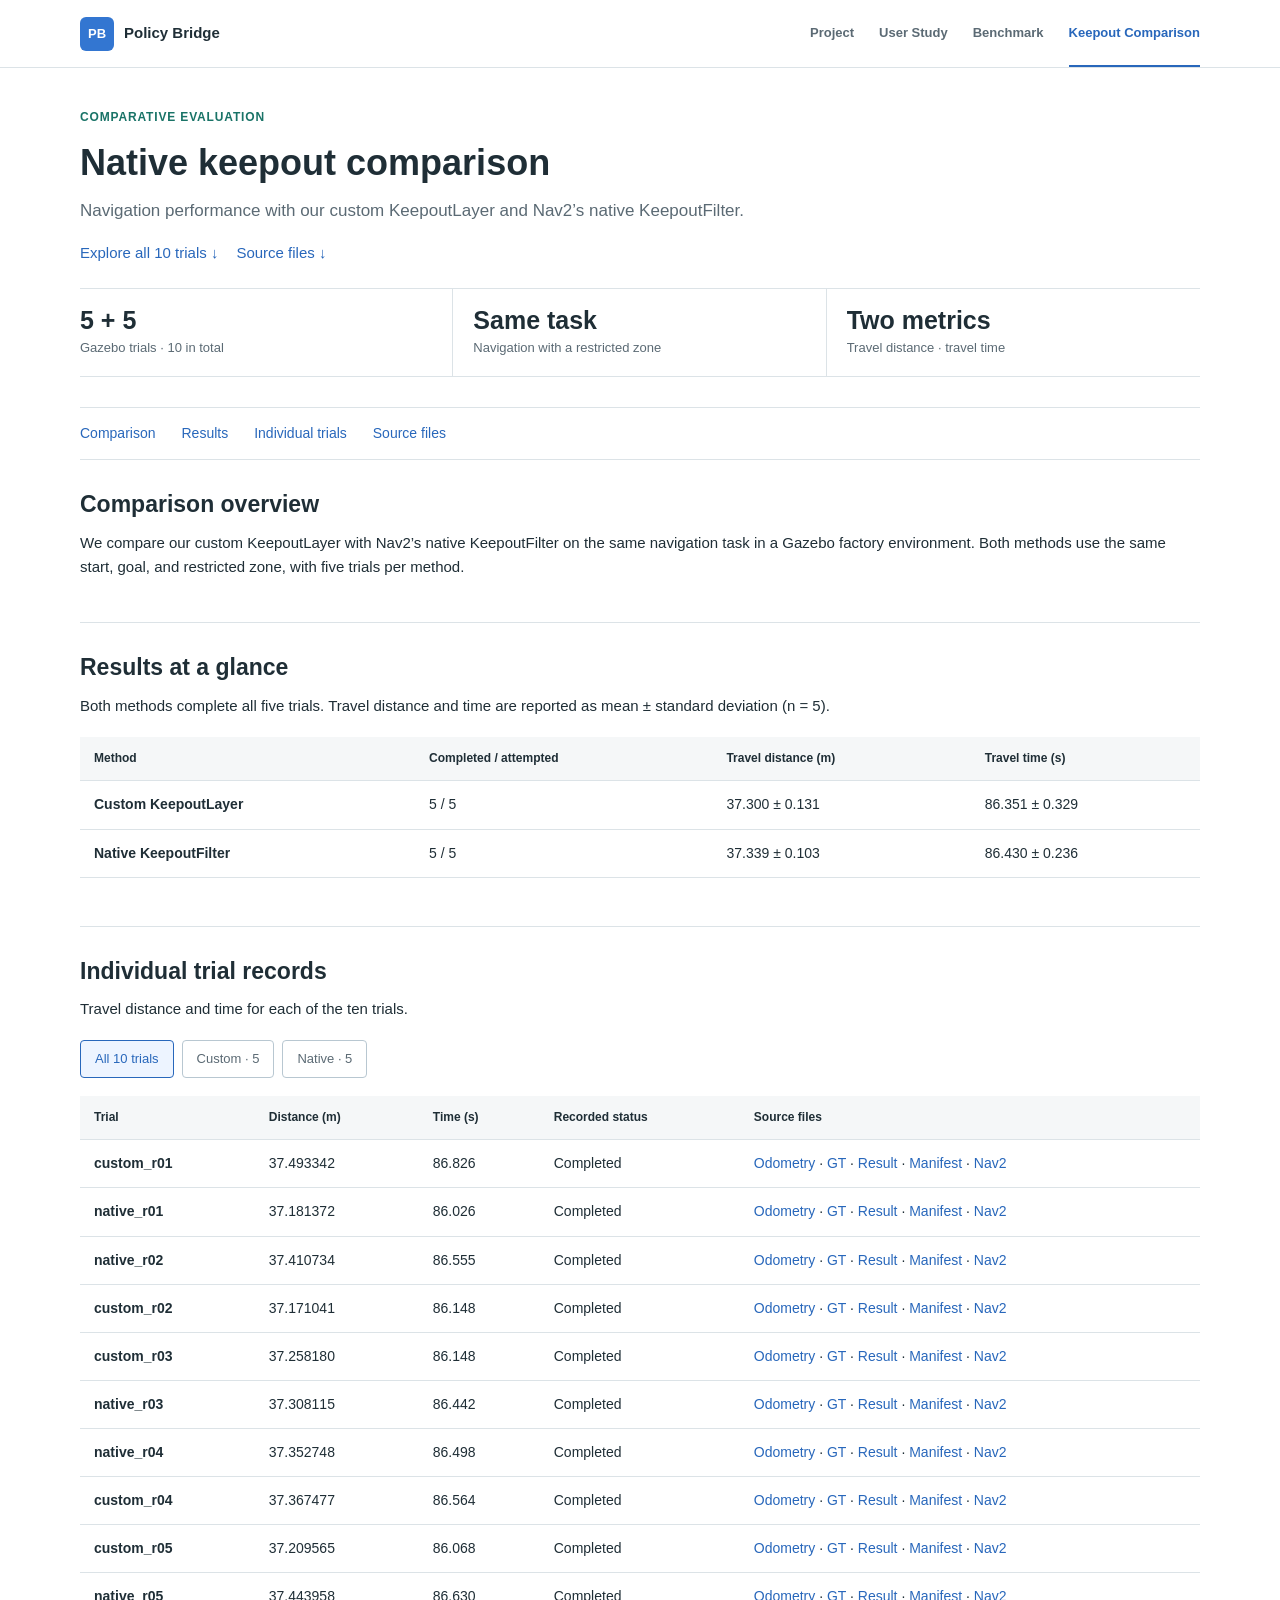
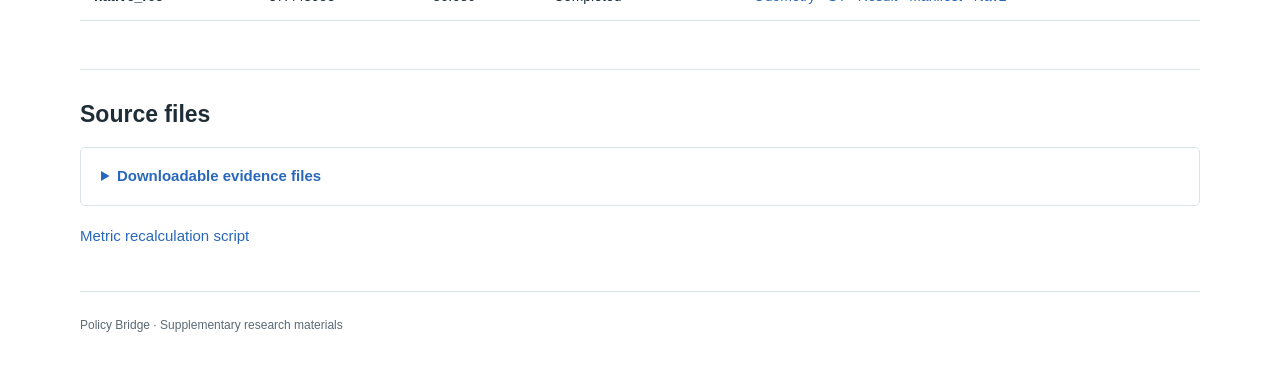
<file: keepout-comparison.html>
<!DOCTYPE html>

<html lang="en">
<head>
<meta charset="utf-8"/><meta content="width=device-width,initial-scale=1" name="viewport"/>

<title>Keepout Comparison | Policy Bridge</title>
<style>
:root{--ink:#1f2e36;--muted:#5b6a74;--line:#dce3e7;--blue:#2867bb;--teal:#197367;--paper:#f5f7f8}*{box-sizing:border-box}body{margin:0;color:var(--ink);font:15px/1.65 "Segoe UI",Arial,"Noto Sans CJK KR",sans-serif;background:white}a{color:var(--blue);text-decoration:none}a:hover{text-decoration:underline}a:focus-visible,button:focus-visible,summary:focus-visible{outline:3px solid #82a9dc;outline-offset:3px}.shell{width:min(1120px,calc(100% - 48px));margin:auto}.header{border-bottom:1px solid var(--line);background:white}.header .shell{min-height:66px;display:flex;align-items:center;justify-content:space-between;gap:24px}.brand{display:flex;align-items:center;gap:10px;font-weight:700;color:var(--ink);white-space:nowrap}.mark{display:grid;place-items:center;background:#3376d1;color:white;border-radius:6px;width:34px;height:34px;font-size:13px}.nav{display:flex;gap:25px;align-items:center;font-weight:600;font-size:13px}.nav a{color:var(--muted);padding:22px 0;border-bottom:2px solid transparent}.nav a[aria-current]{color:var(--blue);border-color:var(--blue)}h1,h2,h3{line-height:1.25;margin:0;font-weight:650}h1{font-size:36px;margin:8px 0 12px}h2{font-size:23px;margin-bottom:12px}h3{font-size:17px;margin-bottom:8px}p{margin:8px 0 12px}.eyebrow{color:var(--teal);font-size:12px;text-transform:uppercase;letter-spacing:.07em;font-weight:700}.intro{padding:32px 0 24px}.subtitle{max-width:850px;font-size:17px;color:var(--muted)}.preview{background:#fff7df;border-bottom:1px solid #e7d7a0;padding:9px 0;color:#74551c;font-size:13px}.jump{display:flex;flex-wrap:wrap;gap:26px;border-block:1px solid var(--line);padding:14px 0;font-size:14px}.section{padding:30px 0;border-bottom:1px solid var(--line);scroll-margin-top:20px}.muted{color:var(--muted)}.small{font-size:13px}.summary-strip{display:grid;grid-template-columns:repeat(3,1fr);border-block:1px solid var(--line);margin:22px 0 6px}.summary-strip>div{padding:16px 20px;border-right:1px solid var(--line)}.summary-strip>div:first-child{padding-left:0}.summary-strip>div:last-child{border:0}.summary-strip strong{display:block;font-size:25px;line-height:1.2}.summary-strip span{font-size:13px;color:var(--muted)}.twocol{display:grid;grid-template-columns:1fr 1fr;gap:30px;margin-top:20px}.setup{background:var(--paper);padding:18px 22px;border-left:3px solid #acbdc9}.setup p{font-size:14px;margin-bottom:0}table{width:100%;border-collapse:collapse;font-size:14px;font-variant-numeric:tabular-nums}th,td{padding:12px 14px;border-bottom:1px solid var(--line);text-align:left;vertical-align:top}thead{background:var(--paper);font-size:12px}tbody th{font-weight:600}td a{white-space:nowrap}.scroll{overflow-x:auto;margin:18px 0}figcaption{font-size:13px;color:var(--muted);margin:10px 0 0}figure{margin:20px 0 0}figure img{width:100%;height:auto;display:block;border:1px solid var(--line)}.note{border-left:3px solid var(--teal);background:#eef7f5;padding:15px 18px;margin:18px 0;font-size:14px}.warning{border-color:#b18a39;background:#fff9ed}.filters{display:flex;gap:8px;margin:18px 0}.filters button{font:inherit;font-size:13px;border:1px solid #b8c7d1;border-radius:4px;padding:7px 14px;background:white;color:var(--muted);cursor:pointer}.filters button[aria-pressed=true]{background:#edf4ff;color:var(--blue);border-color:var(--blue)}details{border:1px solid var(--line);border-radius:5px;padding:16px 20px;margin:18px 0}summary{font-weight:600;cursor:pointer;color:var(--blue)}details p:first-of-type{margin-top:15px}code{font:12px/1.6 Consolas,monospace;overflow-wrap:anywhere}pre{white-space:pre-wrap;overflow-wrap:anywhere;background:var(--paper);padding:18px;font:13px/1.7 Consolas,monospace;border:1px solid var(--line)}ul,ol{padding-left:22px}li{margin:7px 0}.status{color:var(--teal);font-weight:600}.limited{color:#89631c;font-weight:600}.footer{font-size:12px;color:var(--muted);padding:24px 0 36px}button.print{font:inherit;font-size:13px;padding:7px 12px;border:1px solid #bacbd8;border-radius:4px;background:white;color:var(--blue);cursor:pointer}.page-actions{display:flex;gap:18px;align-items:center;margin-top:16px}.file-set{border-top:1px solid var(--line);padding-top:16px}strong{font-weight:650}[hidden]{display:none!important}
@media(max-width:760px){.shell{width:calc(100% - 30px)}.header .shell{align-items:flex-start;padding-block:12px;gap:12px;flex-direction:column}.nav{gap:18px;flex-wrap:wrap}.nav a{padding:5px 0}.intro{padding-top:24px}h1{font-size:29px}.subtitle{font-size:15px}.summary-strip strong{font-size:21px}.summary-strip>div{padding:14px 10px}.twocol{grid-template-columns:1fr;gap:15px}th,td{padding:10px}.jump{gap:15px}.page-actions{flex-wrap:wrap}}
@media print{.header,.preview,.jump,.filters,.print,.editor-only{display:none!important}.shell{width:100%}.section{padding:15px 0}h2,h3{break-after:avoid}table{font-size:10px}figure{break-inside:avoid}a{color:inherit}.intro{padding-top:0}h1{font-size:25px}}
</style>
<link href="https://anonymous10forpaper.github.io/Large-Language-Model-Driven-Costmap_Page/keepout-comparison.html" rel="canonical"/><meta content="Custom and native Nav2 keepout comparison: ten recorded Gazebo trials, anonymized source data, and metric verification." name="description"/></head><body>

<header class="header"><div class="shell"><a class="brand" href="index.html"><span class="mark">PB</span>Policy Bridge</a><nav aria-label="Project navigation" class="nav"><a href="index.html">Project</a><a href="user-study.html">User Study</a><a href="benchmark.html">Benchmark</a><a aria-current="page" href="keepout-comparison.html">Keepout Comparison</a></nav></div></header>
<main class="shell" id="main">
<section class="intro"><p class="eyebrow">Comparative evaluation</p><h1>Native keepout comparison</h1><p class="subtitle">Navigation performance with our custom KeepoutLayer and Nav2’s native KeepoutFilter.</p>
<div class="page-actions"><a href="#records">Explore all 10 trials ↓</a><a href="#source-files">Source files ↓</a></div>
<div class="summary-strip"><div><strong>5 + 5</strong><span>Gazebo trials · 10 in total</span></div><div><strong>Same task</strong><span>Navigation with a restricted zone</span></div><div><strong>Two metrics</strong><span>Travel distance · travel time</span></div></div></section>
<nav aria-label="On this page" class="jump"><a href="#protocol">Comparison</a><a href="#results">Results</a><a href="#records">Individual trials</a><a href="#source-files">Source files</a></nav>
<section class="section" id="protocol"><h2>Comparison overview</h2><p>We compare our custom KeepoutLayer with Nav2’s native KeepoutFilter on the same navigation task in a Gazebo factory environment. Both methods use the same start, goal, and restricted zone, with five trials per method.</p></section>
<section class="section" id="results"><h2>Results at a glance</h2><p>Both methods complete all five trials. Travel distance and time are reported as mean ± standard deviation (n = 5).</p>
<div class="scroll"><table><thead><tr><th>Method</th><th>Completed / attempted</th><th>Travel distance (m)</th><th>Travel time (s)</th></tr></thead><tbody><tr><th>Custom KeepoutLayer</th><td>5 / 5</td><td>37.300 ± 0.131</td><td>86.351 ± 0.329</td></tr><tr><th>Native KeepoutFilter</th><td>5 / 5</td><td>37.339 ± 0.103</td><td>86.430 ± 0.236</td></tr></tbody></table></div>
</section>
<section class="section" id="records"><h2>Individual trial records</h2><p>Travel distance and time for each of the ten trials.</p>
<div aria-label="Filter trials" class="filters" role="group"><button aria-pressed="true" data-filter="all" type="button">All 10 trials</button><button aria-pressed="false" data-filter="custom" type="button">Custom · 5</button><button aria-pressed="false" data-filter="native" type="button">Native · 5</button></div>
<div class="scroll"><table id="trials"><thead><tr><th>Trial</th><th>Distance (m)</th><th>Time (s)</th><th>Recorded status</th><th>Source files</th></tr></thead><tbody><tr data-condition="custom"><th>custom_r01</th><td>37.493342</td><td>86.826</td><td>Completed</td><td><a download="" href="data/keepout-comparison/runs/custom_r01/odometry.csv">Odometry</a> · <a download="" href="data/keepout-comparison/runs/custom_r01/ground_truth.csv">GT</a> · <a download="" href="data/keepout-comparison/runs/custom_r01/result.json">Result</a> · <a download="" href="data/keepout-comparison/runs/custom_r01/manifest.json">Manifest</a> · <a download="" href="data/keepout-comparison/runs/custom_r01/nav2_params.yaml">Nav2</a></td></tr><tr data-condition="native"><th>native_r01</th><td>37.181372</td><td>86.026</td><td>Completed</td><td><a download="" href="data/keepout-comparison/runs/native_r01/odometry.csv">Odometry</a> · <a download="" href="data/keepout-comparison/runs/native_r01/ground_truth.csv">GT</a> · <a download="" href="data/keepout-comparison/runs/native_r01/result.json">Result</a> · <a download="" href="data/keepout-comparison/runs/native_r01/manifest.json">Manifest</a> · <a download="" href="data/keepout-comparison/runs/native_r01/nav2_params.yaml">Nav2</a></td></tr><tr data-condition="native"><th>native_r02</th><td>37.410734</td><td>86.555</td><td>Completed</td><td><a download="" href="data/keepout-comparison/runs/native_r02/odometry.csv">Odometry</a> · <a download="" href="data/keepout-comparison/runs/native_r02/ground_truth.csv">GT</a> · <a download="" href="data/keepout-comparison/runs/native_r02/result.json">Result</a> · <a download="" href="data/keepout-comparison/runs/native_r02/manifest.json">Manifest</a> · <a download="" href="data/keepout-comparison/runs/native_r02/nav2_params.yaml">Nav2</a></td></tr><tr data-condition="custom"><th>custom_r02</th><td>37.171041</td><td>86.148</td><td>Completed</td><td><a download="" href="data/keepout-comparison/runs/custom_r02/odometry.csv">Odometry</a> · <a download="" href="data/keepout-comparison/runs/custom_r02/ground_truth.csv">GT</a> · <a download="" href="data/keepout-comparison/runs/custom_r02/result.json">Result</a> · <a download="" href="data/keepout-comparison/runs/custom_r02/manifest.json">Manifest</a> · <a download="" href="data/keepout-comparison/runs/custom_r02/nav2_params.yaml">Nav2</a></td></tr><tr data-condition="custom"><th>custom_r03</th><td>37.258180</td><td>86.148</td><td>Completed</td><td><a download="" href="data/keepout-comparison/runs/custom_r03/odometry.csv">Odometry</a> · <a download="" href="data/keepout-comparison/runs/custom_r03/ground_truth.csv">GT</a> · <a download="" href="data/keepout-comparison/runs/custom_r03/result.json">Result</a> · <a download="" href="data/keepout-comparison/runs/custom_r03/manifest.json">Manifest</a> · <a download="" href="data/keepout-comparison/runs/custom_r03/nav2_params.yaml">Nav2</a></td></tr><tr data-condition="native"><th>native_r03</th><td>37.308115</td><td>86.442</td><td>Completed</td><td><a download="" href="data/keepout-comparison/runs/native_r03/odometry.csv">Odometry</a> · <a download="" href="data/keepout-comparison/runs/native_r03/ground_truth.csv">GT</a> · <a download="" href="data/keepout-comparison/runs/native_r03/result.json">Result</a> · <a download="" href="data/keepout-comparison/runs/native_r03/manifest.json">Manifest</a> · <a download="" href="data/keepout-comparison/runs/native_r03/nav2_params.yaml">Nav2</a></td></tr><tr data-condition="native"><th>native_r04</th><td>37.352748</td><td>86.498</td><td>Completed</td><td><a download="" href="data/keepout-comparison/runs/native_r04/odometry.csv">Odometry</a> · <a download="" href="data/keepout-comparison/runs/native_r04/ground_truth.csv">GT</a> · <a download="" href="data/keepout-comparison/runs/native_r04/result.json">Result</a> · <a download="" href="data/keepout-comparison/runs/native_r04/manifest.json">Manifest</a> · <a download="" href="data/keepout-comparison/runs/native_r04/nav2_params.yaml">Nav2</a></td></tr><tr data-condition="custom"><th>custom_r04</th><td>37.367477</td><td>86.564</td><td>Completed</td><td><a download="" href="data/keepout-comparison/runs/custom_r04/odometry.csv">Odometry</a> · <a download="" href="data/keepout-comparison/runs/custom_r04/ground_truth.csv">GT</a> · <a download="" href="data/keepout-comparison/runs/custom_r04/result.json">Result</a> · <a download="" href="data/keepout-comparison/runs/custom_r04/manifest.json">Manifest</a> · <a download="" href="data/keepout-comparison/runs/custom_r04/nav2_params.yaml">Nav2</a></td></tr><tr data-condition="custom"><th>custom_r05</th><td>37.209565</td><td>86.068</td><td>Completed</td><td><a download="" href="data/keepout-comparison/runs/custom_r05/odometry.csv">Odometry</a> · <a download="" href="data/keepout-comparison/runs/custom_r05/ground_truth.csv">GT</a> · <a download="" href="data/keepout-comparison/runs/custom_r05/result.json">Result</a> · <a download="" href="data/keepout-comparison/runs/custom_r05/manifest.json">Manifest</a> · <a download="" href="data/keepout-comparison/runs/custom_r05/nav2_params.yaml">Nav2</a></td></tr><tr data-condition="native"><th>native_r05</th><td>37.443958</td><td>86.630</td><td>Completed</td><td><a download="" href="data/keepout-comparison/runs/native_r05/odometry.csv">Odometry</a> · <a download="" href="data/keepout-comparison/runs/native_r05/ground_truth.csv">GT</a> · <a download="" href="data/keepout-comparison/runs/native_r05/result.json">Result</a> · <a download="" href="data/keepout-comparison/runs/native_r05/manifest.json">Manifest</a> · <a download="" href="data/keepout-comparison/runs/native_r05/nav2_params.yaml">Nav2</a></td></tr></tbody></table></div>
</section>
<section class="section" id="source-files"><h2>Source files</h2>
<details><summary>Downloadable evidence files</summary><ul><li><a download="" href="data/keepout-comparison/trial_results.csv">trial_results.csv</a> — Per-trial metrics for all ten runs.</li><li><a download="" href="data/keepout-comparison/summary.json">summary.json</a> — Descriptive means, sample SDs, and trial summaries.</li><li><a download="" href="data/keepout-comparison/protocol.json">protocol.json</a> — Fixed schedule, measurement definitions, and scope.</li><li><a download="" href="data/keepout-comparison/audit.json">audit.json</a> — Anonymized original research-team audit report.</li><li><a download="" href="data/keepout-comparison/projection_checks.csv">projection_checks.csv</a> — Recorded block/release/reapply checks.</li><li><a download="" href="data/keepout-comparison/release_manifest.json">release_manifest.json</a> — Original and released hashes, sizes, and anonymization status.</li><li><a download="" href="data/keepout-comparison/SHA256SUMS">SHA256SUMS</a> — Checksums of released files.</li><li><a download="" href="data/keepout-comparison/README.txt">README.txt</a> — Package contents, measurement definitions, and verification instructions.</li></ul></details>
<p><a download="" href="tools/verify_keepout.py">Metric recalculation script</a></p></section>

<footer class="footer">Policy Bridge · Supplementary research materials</footer>
</main>
<script>
document.querySelectorAll('[data-filter]').forEach(button=>button.addEventListener('click',()=>{
 document.querySelectorAll('[data-filter]').forEach(b=>b.setAttribute('aria-pressed',String(b===button)));
 document.querySelectorAll('#trials tbody tr').forEach(row=>{row.hidden=button.dataset.filter!=='all'&&row.dataset.condition!==button.dataset.filter;});
}));
</script></body></html>
</file>
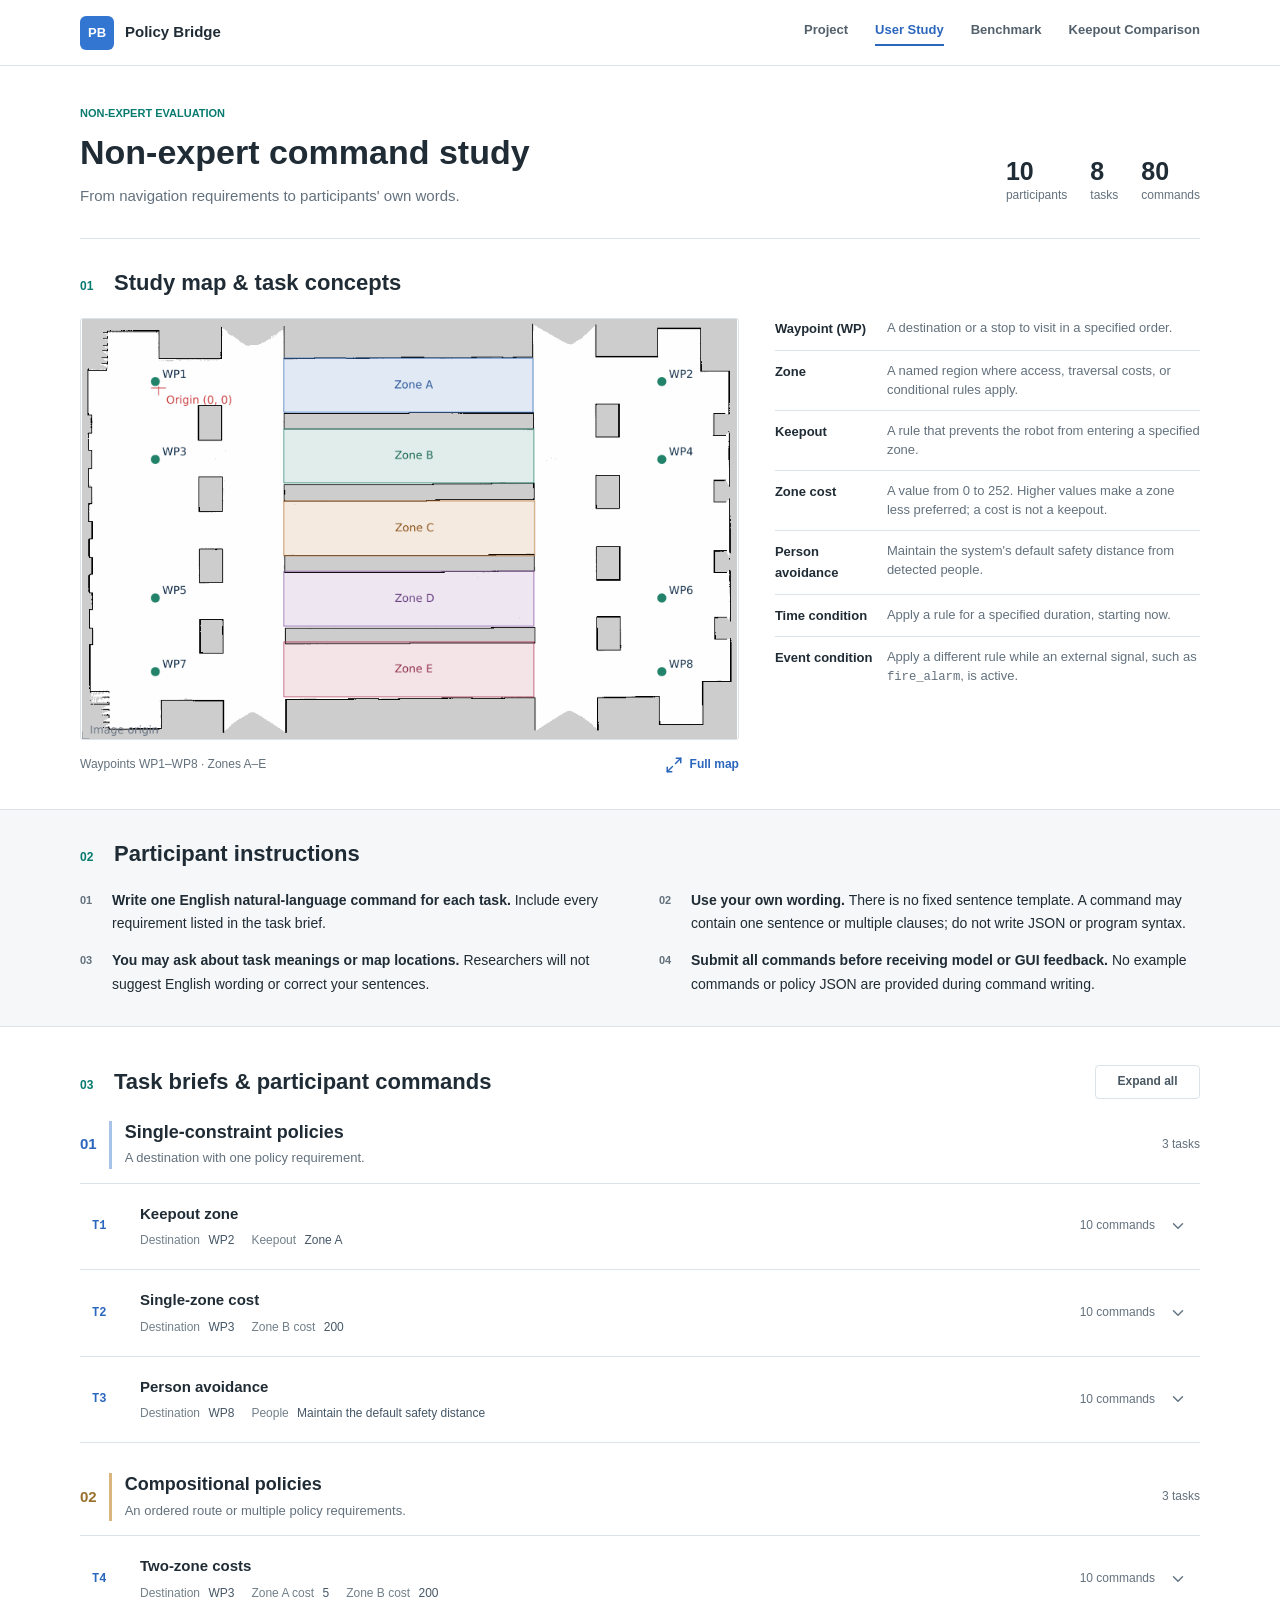
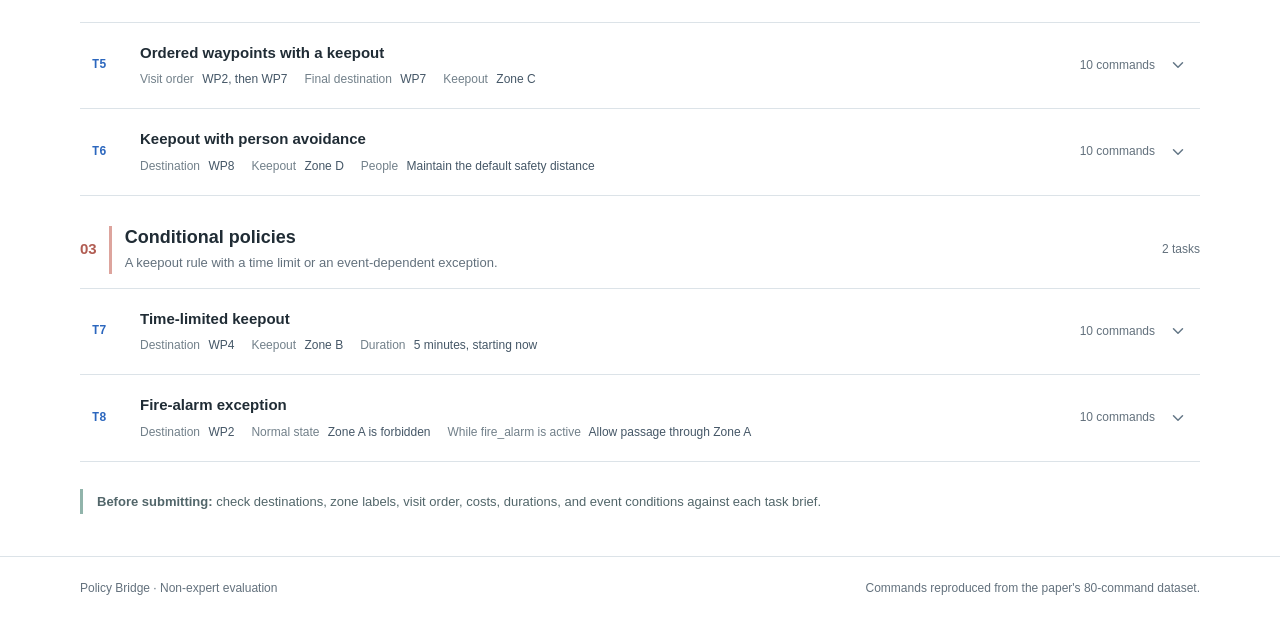
<file: user-study.html>
<!doctype html>
<html lang="en">
<head>
  <meta charset="utf-8">
  <meta name="viewport" content="width=device-width, initial-scale=1">
  <meta name="description" content="Participant instructions, task briefs, and 80 English commands from the Policy Bridge non-expert study.">
  <title>Non-expert command study | Policy Bridge</title>
  <link rel="canonical" href="https://anonymous10forpaper.github.io/Large-Language-Model-Driven-Costmap_Page/user-study.html">
  <meta property="og:title" content="Non-expert command study | Policy Bridge">
  <meta property="og:description" content="Study map, participant instructions, and 80 participant-authored commands across eight navigation policy tasks.">
  <meta property="og:type" content="website">
  <!-- Paper subset source SHA-256: b3b2f1c5a776ff5776b0770c96ae04ac246313db4458b4f0deefecec996845fe. Command text is reproduced without rewriting. -->
  <style>
    :root { color-scheme: light; --ink:#202c35; --muted:#63717d; --line:#dce3e8; --blue:#2c67be; --teal:#087b70; --paper:#fff; --wash:#f5f7f9; }
    * { box-sizing:border-box; }
    html { scroll-behavior:smooth; scroll-padding-top:88px; }
    body { margin:0; background:var(--paper); color:var(--ink); font:15px/1.65 "Segoe UI",Arial,sans-serif; letter-spacing:0; -webkit-font-smoothing:antialiased; }
    button,a,summary { -webkit-tap-highlight-color:transparent; }
    button { font:inherit; cursor:pointer; }
    a { color:inherit; text-decoration:none; }
    button:focus-visible,a:focus-visible,summary:focus-visible { outline:3px solid #2c67be; outline-offset:4px; }
    h1,h2,h3,h4,p,figure,blockquote { margin:0; }
    h1,h2,h3,h4 { line-height:1.25; }
    .shell { width:min(1120px,calc(100% - 64px)); margin-inline:auto; }
    .site-header { height:66px; border-bottom:1px solid var(--line); background:#fffffff5; position:sticky; top:0; z-index:10; }
    .header-inner { height:100%; display:flex; align-items:center; justify-content:space-between; gap:20px; }
    .brand { display:flex; align-items:center; gap:11px; font-size:15px; font-weight:700; white-space:nowrap; }
    .brand-mark { display:grid; place-items:center; height:34px; width:34px; background:#3376d1; color:#fff; border-radius:6px; font-size:13px; }
    nav { display:flex; gap:27px; font-size:13px; color:#52606c; font-weight:600; }
    nav a:hover { color:var(--blue); }
    nav a[aria-current="page"] { color:var(--blue); border-bottom:2px solid var(--blue); padding-bottom:4px; }
    .short-label { display:none; }
    .intro { padding:38px 0 30px; border-bottom:1px solid var(--line); display:flex; align-items:flex-end; justify-content:space-between; gap:24px; }
    .eyebrow { font-size:11px; font-weight:700; color:var(--teal); margin-bottom:9px; text-transform:uppercase; }
    h1 { font-size:34px; font-weight:650; margin-bottom:10px; }
    .subtitle { color:var(--muted); font-size:15px; max-width:650px; }
    .study-counts { display:flex; gap:23px; flex-shrink:0; padding-bottom:3px; }
    .study-counts div { display:flex; flex-direction:column; }
    .study-counts strong { font-size:25px; font-weight:600; line-height:1.2; }
    .study-counts span { color:var(--muted); font-size:12px; }
    .section { padding:30px 0; }
    .section-heading { display:flex; gap:12px; align-items:baseline; margin-bottom:21px; }
    .section-index { color:var(--teal); font-size:12px; font-weight:700; min-width:22px; }
    h2 { font-size:22px; font-weight:650; }
    .map-grid { display:grid; grid-template-columns:minmax(0,1.55fr) minmax(280px,1fr); align-items:start; gap:36px; }
    .study-map { width:100%; height:auto; display:block; aspect-ratio:1676/1072; object-fit:contain; border:1px solid var(--line); background:#fff; border-radius:3px; }
    figcaption { display:flex; align-items:center; justify-content:space-between; gap:12px; color:var(--muted); font-size:12px; margin-top:10px; }
    .text-button { display:inline-flex; align-items:center; justify-content:center; gap:7px; color:var(--blue); padding:5px 0; background:transparent; border:0; white-space:nowrap; font-size:12px; font-weight:600; }
    svg { width:18px; height:18px; flex-shrink:0; vertical-align:middle; }
    .concepts { margin:0; font-size:13px; }
    .concepts > div { display:grid; grid-template-columns:100px minmax(0,1fr); gap:12px; padding:10px 0; border-bottom:1px solid var(--line); }
    .concepts > div:first-child { padding-top:0; }
    .concepts > div:last-child { border-bottom:0; }
    dt { font-weight:650; }
    dd { margin:0; color:var(--muted); line-height:1.5; }
    code { font:0.94em ui-monospace,SFMono-Regular,Consolas,monospace; overflow-wrap:anywhere; }
    .instructions { border-block:1px solid var(--line); background:var(--wash); }
    .instruction-grid { display:grid; grid-template-columns:1fr 1fr; gap:14px 38px; padding:0; margin:0; list-style:none; counter-reset:instruction; }
    .instruction-grid li { display:grid; grid-template-columns:22px minmax(0,1fr); gap:10px; font-size:14px; counter-increment:instruction; }
    .instruction-grid li::before { content:counter(instruction,decimal-leading-zero); color:var(--muted); font-size:11px; font-weight:650; padding-top:2px; }
    .instruction-grid strong { font-weight:650; }
    .tasks-section { padding-top:38px; padding-bottom:42px; }
    .tasks-heading { display:flex; justify-content:space-between; align-items:center; gap:15px; margin-bottom:22px; }
    .tasks-heading .section-heading { margin:0; }
    .toggle-all { border:1px solid var(--line); background:white; color:#485762; padding:6px 12px; border-radius:4px; font-size:12px; font-weight:600; min-width:105px; min-height:34px; }
    .toggle-all:hover { border-color:#9aaab7; background:var(--wash); }
    .category + .category { margin-top:30px; }
    .category-header { display:flex; gap:13px; align-items:center; margin-bottom:14px; }
    .category-number { align-self:stretch; display:flex; align-items:center; color:var(--blue); padding-right:12px; border-right:3px solid #a7c3e7; font-size:15px; font-weight:600; }
    .category-02 .category-number { color:#99712d; border-right-color:#d8b67d; }
    .category-03 .category-number { color:#b15c52; border-right-color:#dda49d; }
    h3 { font-size:18px; font-weight:650; }
    .category-header p { color:var(--muted); font-size:13px; margin-top:4px; }
    .category-total { margin-left:auto; white-space:nowrap; color:var(--muted); font-size:12px; }
    .task-list { border-top:1px solid var(--line); }
    .task { border-bottom:1px solid var(--line); }
    summary { list-style:none; display:grid; grid-template-columns:35px minmax(0,1fr) 90px 20px; gap:13px; align-items:center; padding:18px 12px; cursor:pointer; }
    summary::-webkit-details-marker { display:none; }
    summary:hover { background:#f8fafb; }
    .task[open] > summary { background:#f1f5fa; }
    .task-id { font:600 12px ui-monospace,SFMono-Regular,Consolas,monospace; color:var(--blue); }
    .task-title { display:block; font-size:15px; font-weight:650; }
    .requirements { display:flex; flex-wrap:wrap; column-gap:17px; row-gap:3px; margin-top:5px; font-size:12px; color:#455767; }
    .requirements span { overflow-wrap:anywhere; }
    .requirements b { font-weight:400; color:#72808a; margin-right:5px; }
    .response-count { color:var(--muted); font-size:12px; text-align:right; white-space:nowrap; }
    .chevron { display:grid; place-items:center; color:#647787; transition:transform .18s ease; }
    .task[open] .chevron { transform:rotate(180deg); }
    .responses { padding:0 22px 12px 60px; border-left:2px solid #a7c3e7; }
    .response-heading { display:flex; gap:14px; align-items:center; justify-content:space-between; padding:18px 0 12px; border-bottom:1px solid var(--line); }
    h4 { font-size:12px; font-weight:650; color:#536575; }
    .response-heading > span { color:#7e8b95; font-size:11px; }
    .command-list { padding:0; margin:0; list-style:none; }
    .command-list li { display:grid; grid-template-columns:105px minmax(0,1fr); gap:18px; padding:12px 0; border-bottom:1px solid #edf0f2; }
    .command-list li:last-child { border:0; }
    .participant { font-size:11px; color:#71818e; padding-top:3px; }
    blockquote { font-size:14px; line-height:1.65; overflow-wrap:anywhere; }
    .submission-note { margin-top:27px; border-left:3px solid #91b4ab; padding:2px 0 2px 14px; font-size:13px; color:#52666a; }
    footer { border-top:1px solid var(--line); color:var(--muted); padding:22px 0 30px; font-size:12px; }
    .footer-inner { display:flex; justify-content:space-between; gap:20px; }
    dialog { width:min(1150px,calc(100% - 32px)); max-height:94vh; padding:16px; border:1px solid var(--line); border-radius:6px; color:var(--ink); }
    dialog::backdrop { background:#192126aa; }
    .dialog-heading { display:flex; justify-content:space-between; align-items:center; margin-bottom:12px; font-size:15px; font-weight:650; }
    .icon-button { display:grid; place-items:center; width:36px; height:36px; border:1px solid var(--line); border-radius:4px; background:white; color:#485762; }
    dialog img { display:block; width:100%; max-height:calc(94vh - 100px); object-fit:contain; }
    .skip-link { position:fixed; top:-100px; left:16px; background:white; padding:8px 14px; z-index:30; }
    .skip-link:focus { top:8px; }
    @media (max-width:900px) {
      .intro { align-items:flex-start; flex-direction:column; gap:20px; }
      .study-counts { gap:35px; }
      .study-counts div { flex-direction:row; align-items:baseline; gap:7px; }
      .study-counts strong { font-size:20px; }
      .map-grid { grid-template-columns:1fr; gap:22px; }
      .map-grid figure { max-width:730px; }
      .concepts { display:grid; grid-template-columns:1fr 1fr; gap:0 28px; }
      .concepts > div:first-child { padding-top:10px; }
      .concepts > div { grid-template-columns:90px minmax(0,1fr); }
    }
    @media (max-width:600px) {
      .shell { width:calc(100% - 32px); }
      .site-header { height:58px; }
      .brand { gap:8px; font-size:13px; }
      .brand-mark { width:30px; height:30px; font-size:11px; }
      nav { gap:14px; font-size:12px; }
      nav a[href="#instructions"] { display:none; }
      nav a[href="#map"], .full-label { display:none; }
      .short-label { display:inline; }
      .intro { padding:27px 0 24px; }
      h1 { font-size:28px; }
      .subtitle { font-size:14px; }
      .study-counts { flex-wrap:wrap; gap:13px 23px; }
      .section { padding:25px 0; }
      h2 { font-size:20px; }
      .section-heading { margin-bottom:17px; }
      .concepts { display:block; }
      .concepts > div { grid-template-columns:104px minmax(0,1fr); }
      .instruction-grid { grid-template-columns:1fr; gap:15px; }
      .category-header { gap:10px; }
      h3 { font-size:16px; }
      .category-header p { font-size:12px; }
      .category-total { display:none; }
      .tasks-heading { align-items:flex-start; }
      .tasks-heading h2 { font-size:19px; }
      .tasks-heading .section-index { display:none; }
      .toggle-all { padding:5px 9px; min-width:95px; }
      summary { grid-template-columns:26px minmax(0,1fr) 18px; gap:8px; padding:16px 4px; }
      .response-count { display:none; }
      .task-title { font-size:14px; }
      .requirements { font-size:12px; gap:4px 12px; }
      .responses { padding:0 10px 6px 15px; }
      .command-list li { grid-template-columns:1fr; gap:3px; padding:11px 0; }
      .participant { padding-top:0; }
      blockquote { font-size:13px; }
      .footer-inner { flex-direction:column; gap:5px; }
    }
    @media (prefers-reduced-motion:reduce) { html { scroll-behavior:auto; } .chevron { transition:none; } }
    @media (max-width:600px) { .header-inner { gap:10px; } .header-inner .brand>span:last-child { display:none; } .header-inner nav { gap:14px; font-size:12px; } }
    @media(max-width:600px){.site-header{height:auto}.header-inner{padding-block:10px}.header-inner nav{flex-wrap:wrap;justify-content:flex-end;gap:4px 14px}.header-inner nav a{padding:5px 0}}
    @media print { .site-header,button,dialog { display:none; } .shell { width:100%; } details { break-inside:avoid; } .intro { padding-top:0; } }
  </style>
</head>
<body>
  <a class="skip-link" href="#main">Skip to content</a>
  <header class="site-header"><div class="shell header-inner">
    <a href="index.html" class="brand" aria-label="Policy Bridge project home"><span class="brand-mark">PB</span><span>Policy Bridge</span></a>
    <nav aria-label="Project navigation"><a href="index.html">Project</a><a href="user-study.html" aria-current="page">User Study</a><a href="benchmark.html">Benchmark</a><a href="keepout-comparison.html">Keepout Comparison</a></nav>
  </div></header>
  <main id="main">
    <div class="shell intro"><div><p class="eyebrow">Non-expert evaluation</p><h1>Non-expert command study</h1>
      <p class="subtitle">From navigation requirements to participants' own words.</p></div>
      <div class="study-counts" aria-label="Study dataset"><div><strong>10</strong><span>participants</span></div><div><strong>8</strong><span>tasks</span></div><div><strong>80</strong><span>commands</span></div></div>
    </div>
    <section id="map" class="shell section" aria-labelledby="map-heading">
      <div class="section-heading"><span class="section-index">01</span><h2 id="map-heading">Study map &amp; task concepts</h2></div>
      <div class="map-grid"><figure><img class="study-map" src="assets/study-map-factory6.png" width="1676" height="1072" alt="Factory6 map from Policy Bridge: WP1 and WP2 beside Zone A, WP3 and WP4 beside Zone B, WP5 and WP6 beside Zone D, and WP7 and WP8 beside Zone E.">
        <figcaption><span>Waypoints WP1&ndash;WP8 &middot; Zones A&ndash;E</span><button class="text-button" id="open-map" type="button" aria-haspopup="dialog"><!-- @license lucide-static v0.468.0 - ISC -->
<svg aria-hidden="true" focusable="false"
  class="lucide lucide-maximize-2"
  xmlns="http://www.w3.org/2000/svg"
  width="24"
  height="24"
  viewBox="0 0 24 24"
  fill="none"
  stroke="currentColor"
  stroke-width="2"
  stroke-linecap="round"
  stroke-linejoin="round"
>
  <polyline points="15 3 21 3 21 9" />
  <polyline points="9 21 3 21 3 15" />
  <line x1="21" x2="14" y1="3" y2="10" />
  <line x1="3" x2="10" y1="21" y2="14" />
</svg>
 Full map</button></figcaption></figure>
        <dl class="concepts">
          <div><dt>Waypoint (WP)</dt><dd>A destination or a stop to visit in a specified order.</dd></div>
          <div><dt>Zone</dt><dd>A named region where access, traversal costs, or conditional rules apply.</dd></div>
          <div><dt>Keepout</dt><dd>A rule that prevents the robot from entering a specified zone.</dd></div>
          <div><dt>Zone cost</dt><dd>A value from 0 to 252. Higher values make a zone less preferred; a cost is not a keepout.</dd></div>
          <div><dt>Person avoidance</dt><dd>Maintain the system's default safety distance from detected people.</dd></div>
          <div><dt>Time condition</dt><dd>Apply a rule for a specified duration, starting now.</dd></div>
          <div><dt>Event condition</dt><dd>Apply a different rule while an external signal, such as <code>fire_alarm</code>, is active.</dd></div>
        </dl>
      </div>
    </section>
    <section id="instructions" class="instructions section" aria-labelledby="instructions-heading"><div class="shell">
      <div class="section-heading"><span class="section-index">02</span><h2 id="instructions-heading">Participant instructions</h2></div>
      <ol class="instruction-grid">
        <li><span><strong>Write one English natural-language command for each task.</strong> Include every requirement listed in the task brief.</span></li>
        <li><span><strong>Use your own wording.</strong> There is no fixed sentence template. A command may contain one sentence or multiple clauses; do not write JSON or program syntax.</span></li>
        <li><span><strong>You may ask about task meanings or map locations.</strong> Researchers will not suggest English wording or correct your sentences.</span></li>
        <li><span><strong>Submit all commands before receiving model or GUI feedback.</strong> No example commands or policy JSON are provided during command writing.</span></li>
      </ol>
    </div></section>
    <section id="tasks" class="shell tasks-section" aria-labelledby="tasks-heading">
      <header class="tasks-heading"><div class="section-heading"><span class="section-index">03</span><h2 id="tasks-heading">Task briefs &amp; participant commands</h2></div><button type="button" class="toggle-all" id="toggle-all">Expand all</button></header>
      <section class="category category-01" aria-labelledby="category-01">
          <header class="category-header"><span class="category-number">01</span><div><h3 id="category-01">Single-constraint policies</h3><p>A destination with one policy requirement.</p></div><span class="category-total">3 tasks</span></header>
          <div class="task-list"><details class="task" id="t1">
              <summary><span class="task-id">T1</span><span class="task-brief"><span class="task-title">Keepout zone</span>
                <span class="requirements"><span><b>Destination</b> WP2</span><span><b>Keepout</b> Zone A</span></span>
              </span><span class="response-count">10 commands</span><span class="chevron"><!-- @license lucide-static v0.468.0 - ISC -->
<svg aria-hidden="true" focusable="false"
  class="lucide lucide-chevron-down"
  xmlns="http://www.w3.org/2000/svg"
  width="24"
  height="24"
  viewBox="0 0 24 24"
  fill="none"
  stroke="currentColor"
  stroke-width="2"
  stroke-linecap="round"
  stroke-linejoin="round"
>
  <path d="m6 9 6 6 6-6" />
</svg>
</span></summary>
              <div class="responses"><div class="response-heading"><h4>Participant commands</h4><span>T1 / P01&ndash;P10</span></div>
              <ol class="command-list"><li data-command-id="P01-T1"><span class="participant">Participant 01</span><blockquote><p>Go to WP2, but don&#x27;t take a route through Zone A.</p></blockquote></li><li data-command-id="P02-T1"><span class="participant">Participant 02</span><blockquote><p>Please take the robot to WP2 without entering Zone A.</p></blockquote></li><li data-command-id="P03-T1"><span class="participant">Participant 03</span><blockquote><p>Can the robot reach WP2 without going into Zone A?</p></blockquote></li><li data-command-id="P04-T1"><span class="participant">Participant 04</span><blockquote><p>Navigate to WP2 with Zone A excluded from the available route.</p></blockquote></li><li data-command-id="P05-T1"><span class="participant">Participant 05</span><blockquote><p>Go to WP2, but do not go inside Zone A.</p></blockquote></li><li data-command-id="P06-T1"><span class="participant">Participant 06</span><blockquote><p>Make sure WP2 is reached without the robot crossing into Zone A.</p></blockquote></li><li data-command-id="P07-T1"><span class="participant">Participant 07</span><blockquote><p>WP2 is the destination. Leave Zone A out of the route.</p></blockquote></li><li data-command-id="P08-T1"><span class="participant">Participant 08</span><blockquote><p>Let&#x27;s get the robot to WP2, just not through Zone A.</p></blockquote></li><li data-command-id="P09-T1"><span class="participant">Participant 09</span><blockquote><p>Plan the route to WP2 so that Zone A is not included.</p></blockquote></li><li data-command-id="P10-T1"><span class="participant">Participant 10</span><blockquote><p>I want the robot to go to WP2 and stay outside Zone A.</p></blockquote></li></ol></div>
            </details><details class="task" id="t2">
              <summary><span class="task-id">T2</span><span class="task-brief"><span class="task-title">Single-zone cost</span>
                <span class="requirements"><span><b>Destination</b> WP3</span><span><b>Zone B cost</b> 200</span></span>
              </span><span class="response-count">10 commands</span><span class="chevron"><!-- @license lucide-static v0.468.0 - ISC -->
<svg aria-hidden="true" focusable="false"
  class="lucide lucide-chevron-down"
  xmlns="http://www.w3.org/2000/svg"
  width="24"
  height="24"
  viewBox="0 0 24 24"
  fill="none"
  stroke="currentColor"
  stroke-width="2"
  stroke-linecap="round"
  stroke-linejoin="round"
>
  <path d="m6 9 6 6 6-6" />
</svg>
</span></summary>
              <div class="responses"><div class="response-heading"><h4>Participant commands</h4><span>T2 / P01&ndash;P10</span></div>
              <ol class="command-list"><li data-command-id="P01-T2"><span class="participant">Participant 01</span><blockquote><p>Head for WP3 and set Zone B&#x27;s cost to 200.</p></blockquote></li><li data-command-id="P02-T2"><span class="participant">Participant 02</span><blockquote><p>Could you set the cost of Zone B to 200 and then proceed to WP3?</p></blockquote></li><li data-command-id="P03-T2"><span class="participant">Participant 03</span><blockquote><p>Set Zone B to cost 200, and go to WP3 after that.</p></blockquote></li><li data-command-id="P04-T2"><span class="participant">Participant 04</span><blockquote><p>Assign a traversal cost of 200 to Zone B and set WP3 as the destination.</p></blockquote></li><li data-command-id="P05-T2"><span class="participant">Participant 05</span><blockquote><p>Please make Zone B cost 200 and move to WP3.</p></blockquote></li><li data-command-id="P06-T2"><span class="participant">Participant 06</span><blockquote><p>The robot should travel to WP3, and Zone B should have a cost setting of 200.</p></blockquote></li><li data-command-id="P07-T2"><span class="participant">Participant 07</span><blockquote><p>Go to WP3; Zone B cost should be 200.</p></blockquote></li><li data-command-id="P08-T2"><span class="participant">Participant 08</span><blockquote><p>Set Zone B&#x27;s cost at 200, then have it make its way to WP3.</p></blockquote></li><li data-command-id="P09-T2"><span class="participant">Participant 09</span><blockquote><p>Use 200 as the cost for Zone B when planning the trip to WP3.</p></blockquote></li><li data-command-id="P10-T2"><span class="participant">Participant 10</span><blockquote><p>Have it travel to WP3, with the Zone B cost set to 200.</p></blockquote></li></ol></div>
            </details><details class="task" id="t3">
              <summary><span class="task-id">T3</span><span class="task-brief"><span class="task-title">Person avoidance</span>
                <span class="requirements"><span><b>Destination</b> WP8</span><span><b>People</b> Maintain the default safety distance</span></span>
              </span><span class="response-count">10 commands</span><span class="chevron"><!-- @license lucide-static v0.468.0 - ISC -->
<svg aria-hidden="true" focusable="false"
  class="lucide lucide-chevron-down"
  xmlns="http://www.w3.org/2000/svg"
  width="24"
  height="24"
  viewBox="0 0 24 24"
  fill="none"
  stroke="currentColor"
  stroke-width="2"
  stroke-linecap="round"
  stroke-linejoin="round"
>
  <path d="m6 9 6 6 6-6" />
</svg>
</span></summary>
              <div class="responses"><div class="response-heading"><h4>Participant commands</h4><span>T3 / P01&ndash;P10</span></div>
              <ol class="command-list"><li data-command-id="P01-T3"><span class="participant">Participant 01</span><blockquote><p>Get to WP8 while keeping a safe distance from people.</p></blockquote></li><li data-command-id="P02-T3"><span class="participant">Participant 02</span><blockquote><p>Please go to WP8 and maintain the normal safety distance from people.</p></blockquote></li><li data-command-id="P03-T3"><span class="participant">Participant 03</span><blockquote><p>Go to WP8, and make sure it doesn&#x27;t get too close to anyone.</p></blockquote></li><li data-command-id="P04-T3"><span class="participant">Participant 04</span><blockquote><p>Proceed to WP8 while applying the standard person-avoidance distance.</p></blockquote></li><li data-command-id="P05-T3"><span class="participant">Participant 05</span><blockquote><p>Move to WP8 and avoid people with a safe distance.</p></blockquote></li><li data-command-id="P06-T3"><span class="participant">Participant 06</span><blockquote><p>While moving to WP8, keep the robot at the system&#x27;s usual safe distance from any detected person.</p></blockquote></li><li data-command-id="P07-T3"><span class="participant">Participant 07</span><blockquote><p>Reach WP8 and keep clear of people.</p></blockquote></li><li data-command-id="P08-T3"><span class="participant">Participant 08</span><blockquote><p>It needs to end up at WP8, and it should give people enough space.</p></blockquote></li><li data-command-id="P09-T3"><span class="participant">Participant 09</span><blockquote><p>The route should end at WP8 and allow enough clearance around people.</p></blockquote></li><li data-command-id="P10-T3"><span class="participant">Participant 10</span><blockquote><p>The destination is WP8. Please avoid people on the way.</p></blockquote></li></ol></div>
            </details></div></section>
<section class="category category-02" aria-labelledby="category-02">
          <header class="category-header"><span class="category-number">02</span><div><h3 id="category-02">Compositional policies</h3><p>An ordered route or multiple policy requirements.</p></div><span class="category-total">3 tasks</span></header>
          <div class="task-list"><details class="task" id="t4">
              <summary><span class="task-id">T4</span><span class="task-brief"><span class="task-title">Two-zone costs</span>
                <span class="requirements"><span><b>Destination</b> WP3</span><span><b>Zone A cost</b> 5</span><span><b>Zone B cost</b> 200</span></span>
              </span><span class="response-count">10 commands</span><span class="chevron"><!-- @license lucide-static v0.468.0 - ISC -->
<svg aria-hidden="true" focusable="false"
  class="lucide lucide-chevron-down"
  xmlns="http://www.w3.org/2000/svg"
  width="24"
  height="24"
  viewBox="0 0 24 24"
  fill="none"
  stroke="currentColor"
  stroke-width="2"
  stroke-linecap="round"
  stroke-linejoin="round"
>
  <path d="m6 9 6 6 6-6" />
</svg>
</span></summary>
              <div class="responses"><div class="response-heading"><h4>Participant commands</h4><span>T4 / P01&ndash;P10</span></div>
              <ol class="command-list"><li data-command-id="P01-T4"><span class="participant">Participant 01</span><blockquote><p>For the trip to WP3, use cost 5 for Zone A and 200 for Zone B.</p></blockquote></li><li data-command-id="P02-T4"><span class="participant">Participant 02</span><blockquote><p>I&#x27;d like the destination to be WP3, with Zone A set to 5 and Zone B set to 200.</p></blockquote></li><li data-command-id="P03-T4"><span class="participant">Participant 03</span><blockquote><p>Could you route it to WP3 with a cost of 5 for Zone A and 200 for Zone B?</p></blockquote></li><li data-command-id="P04-T4"><span class="participant">Participant 04</span><blockquote><p>The target is WP3. Use a cost value of 5 for Zone A and 200 for Zone B.</p></blockquote></li><li data-command-id="P05-T4"><span class="participant">Participant 05</span><blockquote><p>Go to WP3 with Zone A cost set to 5 and Zone B cost set to 200.</p></blockquote></li><li data-command-id="P06-T4"><span class="participant">Participant 06</span><blockquote><p>Please configure Zone A with cost 5 and Zone B with cost 200 before directing the robot to WP3.</p></blockquote></li><li data-command-id="P07-T4"><span class="participant">Participant 07</span><blockquote><p>Go to WP3 with Zone A at 5 and Zone B at 200.</p></blockquote></li><li data-command-id="P08-T4"><span class="participant">Participant 08</span><blockquote><p>Let&#x27;s use 5 for Zone A and 200 for Zone B while heading to WP3.</p></blockquote></li><li data-command-id="P09-T4"><span class="participant">Participant 09</span><blockquote><p>Plan for WP3 using cost 5 in Zone A, while giving Zone B a much higher cost of 200.</p></blockquote></li><li data-command-id="P10-T4"><span class="participant">Participant 10</span><blockquote><p>Send it to WP3, using 5 for Zone A and 200 for Zone B.</p></blockquote></li></ol></div>
            </details><details class="task" id="t5">
              <summary><span class="task-id">T5</span><span class="task-brief"><span class="task-title">Ordered waypoints with a keepout</span>
                <span class="requirements"><span><b>Visit order</b> WP2, then WP7</span><span><b>Final destination</b> WP7</span><span><b>Keepout</b> Zone C</span></span>
              </span><span class="response-count">10 commands</span><span class="chevron"><!-- @license lucide-static v0.468.0 - ISC -->
<svg aria-hidden="true" focusable="false"
  class="lucide lucide-chevron-down"
  xmlns="http://www.w3.org/2000/svg"
  width="24"
  height="24"
  viewBox="0 0 24 24"
  fill="none"
  stroke="currentColor"
  stroke-width="2"
  stroke-linecap="round"
  stroke-linejoin="round"
>
  <path d="m6 9 6 6 6-6" />
</svg>
</span></summary>
              <div class="responses"><div class="response-heading"><h4>Participant commands</h4><span>T5 / P01&ndash;P10</span></div>
              <ol class="command-list"><li data-command-id="P01-T5"><span class="participant">Participant 01</span><blockquote><p>Go to WP2 first, then continue to WP7 without entering Zone C.</p></blockquote></li><li data-command-id="P02-T5"><span class="participant">Participant 02</span><blockquote><p>Please visit WP2 first and then go to the final destination, WP7, while avoiding Zone C throughout the route.</p></blockquote></li><li data-command-id="P03-T5"><span class="participant">Participant 03</span><blockquote><p>Have it go to WP2 first, then continue to WP7. It shouldn&#x27;t cross Zone C.</p></blockquote></li><li data-command-id="P04-T5"><span class="participant">Participant 04</span><blockquote><p>Navigate to WP2 first and then proceed to WP7, with Zone C kept off-limits.</p></blockquote></li><li data-command-id="P05-T5"><span class="participant">Participant 05</span><blockquote><p>First visit WP2, and after that go to WP7. Do not use Zone C.</p></blockquote></li><li data-command-id="P06-T5"><span class="participant">Participant 06</span><blockquote><p>The robot needs to visit WP2 first and WP7 afterward, with WP7 as the final destination. Zone C must not be entered.</p></blockquote></li><li data-command-id="P07-T5"><span class="participant">Participant 07</span><blockquote><p>Go to WP2 first, then go to WP7. Do not travel through Zone C.</p></blockquote></li><li data-command-id="P08-T5"><span class="participant">Participant 08</span><blockquote><p>Have it go to WP2 first and then continue to WP7 without entering Zone C.</p></blockquote></li><li data-command-id="P09-T5"><span class="participant">Participant 09</span><blockquote><p>Arrange the route so that the robot goes to WP2 first and then to WP7, without using Zone C.</p></blockquote></li><li data-command-id="P10-T5"><span class="participant">Participant 10</span><blockquote><p>It should go to WP2 first and then continue to WP7, without passing through Zone C.</p></blockquote></li></ol></div>
            </details><details class="task" id="t6">
              <summary><span class="task-id">T6</span><span class="task-brief"><span class="task-title">Keepout with person avoidance</span>
                <span class="requirements"><span><b>Destination</b> WP8</span><span><b>Keepout</b> Zone D</span><span><b>People</b> Maintain the default safety distance</span></span>
              </span><span class="response-count">10 commands</span><span class="chevron"><!-- @license lucide-static v0.468.0 - ISC -->
<svg aria-hidden="true" focusable="false"
  class="lucide lucide-chevron-down"
  xmlns="http://www.w3.org/2000/svg"
  width="24"
  height="24"
  viewBox="0 0 24 24"
  fill="none"
  stroke="currentColor"
  stroke-width="2"
  stroke-linecap="round"
  stroke-linejoin="round"
>
  <path d="m6 9 6 6 6-6" />
</svg>
</span></summary>
              <div class="responses"><div class="response-heading"><h4>Participant commands</h4><span>T6 / P01&ndash;P10</span></div>
              <ol class="command-list"><li data-command-id="P01-T6"><span class="participant">Participant 01</span><blockquote><p>Go over to WP8, avoiding Zone D and any people nearby.</p></blockquote></li><li data-command-id="P02-T6"><span class="participant">Participant 02</span><blockquote><p>Could you go to WP8 without passing through Zone D, while also keeping away from people?</p></blockquote></li><li data-command-id="P03-T6"><span class="participant">Participant 03</span><blockquote><p>Send the robot to WP8, keeping clear of Zone D as well as people.</p></blockquote></li><li data-command-id="P04-T6"><span class="participant">Participant 04</span><blockquote><p>Reach WP8 without entering Zone D, with person avoidance enabled during navigation.</p></blockquote></li><li data-command-id="P05-T6"><span class="participant">Participant 05</span><blockquote><p>Go to WP8 without entering Zone D, and also keep a safe distance from people.</p></blockquote></li><li data-command-id="P06-T6"><span class="participant">Participant 06</span><blockquote><p>Direct it to WP8, ensuring that it avoids Zone D and does not approach people too closely.</p></blockquote></li><li data-command-id="P07-T6"><span class="participant">Participant 07</span><blockquote><p>Head to WP8. Avoid Zone D and maintain distance from people.</p></blockquote></li><li data-command-id="P08-T6"><span class="participant">Participant 08</span><blockquote><p>Take it to WP8, but steer around Zone D and anybody in the area.</p></blockquote></li><li data-command-id="P09-T6"><span class="participant">Participant 09</span><blockquote><p>Find a path to WP8 that excludes Zone D and keeps distance from people along the way.</p></blockquote></li><li data-command-id="P10-T6"><span class="participant">Participant 10</span><blockquote><p>Take the robot to WP8 without entering Zone D, and keep the usual distance from anyone nearby.</p></blockquote></li></ol></div>
            </details></div></section>
<section class="category category-03" aria-labelledby="category-03">
          <header class="category-header"><span class="category-number">03</span><div><h3 id="category-03">Conditional policies</h3><p>A keepout rule with a time limit or an event-dependent exception.</p></div><span class="category-total">2 tasks</span></header>
          <div class="task-list"><details class="task" id="t7">
              <summary><span class="task-id">T7</span><span class="task-brief"><span class="task-title">Time-limited keepout</span>
                <span class="requirements"><span><b>Destination</b> WP4</span><span><b>Keepout</b> Zone B</span><span><b>Duration</b> 5 minutes, starting now</span></span>
              </span><span class="response-count">10 commands</span><span class="chevron"><!-- @license lucide-static v0.468.0 - ISC -->
<svg aria-hidden="true" focusable="false"
  class="lucide lucide-chevron-down"
  xmlns="http://www.w3.org/2000/svg"
  width="24"
  height="24"
  viewBox="0 0 24 24"
  fill="none"
  stroke="currentColor"
  stroke-width="2"
  stroke-linecap="round"
  stroke-linejoin="round"
>
  <path d="m6 9 6 6 6-6" />
</svg>
</span></summary>
              <div class="responses"><div class="response-heading"><h4>Participant commands</h4><span>T7 / P01&ndash;P10</span></div>
              <ol class="command-list"><li data-command-id="P01-T7"><span class="participant">Participant 01</span><blockquote><p>Make Zone B unavailable for the next five minutes and go to WP4.</p></blockquote></li><li data-command-id="P02-T7"><span class="participant">Participant 02</span><blockquote><p>Please prohibit travel through Zone B for five minutes from now and continue to WP4.</p></blockquote></li><li data-command-id="P03-T7"><span class="participant">Participant 03</span><blockquote><p>For five minutes starting now, don&#x27;t let it use Zone B. The destination is WP4.</p></blockquote></li><li data-command-id="P04-T7"><span class="participant">Participant 04</span><blockquote><p>Temporarily restrict Zone B for five minutes beginning now, then navigate to WP4 under that condition.</p></blockquote></li><li data-command-id="P05-T7"><span class="participant">Participant 05</span><blockquote><p>Do not allow travel through Zone B for five minutes from now while going to WP4.</p></blockquote></li><li data-command-id="P06-T7"><span class="participant">Participant 06</span><blockquote><p>Starting now, block access to Zone B for exactly five minutes and have the robot proceed to WP4.</p></blockquote></li><li data-command-id="P07-T7"><span class="participant">Participant 07</span><blockquote><p>Block Zone B for the next five minutes. Continue to WP4.</p></blockquote></li><li data-command-id="P08-T7"><span class="participant">Participant 08</span><blockquote><p>For the next five minutes, treat Zone B as closed and send the robot to WP4.</p></blockquote></li><li data-command-id="P09-T7"><span class="participant">Participant 09</span><blockquote><p>For a period of five minutes beginning now, plan the route to WP4 without any passage through Zone B.</p></blockquote></li><li data-command-id="P10-T7"><span class="participant">Participant 10</span><blockquote><p>Starting now, close Zone B for five minutes and go to WP4 without using Zone B during that period.</p></blockquote></li></ol></div>
            </details><details class="task" id="t8">
              <summary><span class="task-id">T8</span><span class="task-brief"><span class="task-title">Fire-alarm exception</span>
                <span class="requirements"><span><b>Destination</b> WP2</span><span><b>Normal state</b> Zone A is forbidden</span><span><b>While fire_alarm is active</b> Allow passage through Zone A</span></span>
              </span><span class="response-count">10 commands</span><span class="chevron"><!-- @license lucide-static v0.468.0 - ISC -->
<svg aria-hidden="true" focusable="false"
  class="lucide lucide-chevron-down"
  xmlns="http://www.w3.org/2000/svg"
  width="24"
  height="24"
  viewBox="0 0 24 24"
  fill="none"
  stroke="currentColor"
  stroke-width="2"
  stroke-linecap="round"
  stroke-linejoin="round"
>
  <path d="m6 9 6 6 6-6" />
</svg>
</span></summary>
              <div class="responses"><div class="response-heading"><h4>Participant commands</h4><span>T8 / P01&ndash;P10</span></div>
              <ol class="command-list"><li data-command-id="P01-T8"><span class="participant">Participant 01</span><blockquote><p>Travel to WP2 without using Zone A normally. If fire_alarm comes on, it&#x27;s okay to pass through Zone A.</p></blockquote></li><li data-command-id="P02-T8"><span class="participant">Participant 02</span><blockquote><p>Under normal conditions, please avoid Zone A while traveling to WP2. When fire_alarm is active, allow the robot to use Zone A.</p></blockquote></li><li data-command-id="P03-T8"><span class="participant">Participant 03</span><blockquote><p>Can it avoid Zone A on the way to WP2, except when fire_alarm is on? During the alarm, Zone A can be used.</p></blockquote></li><li data-command-id="P04-T8"><span class="participant">Participant 04</span><blockquote><p>Navigate to WP2 with Zone A restricted in the normal state. If the fire_alarm event becomes active, permit passage through that zone.</p></blockquote></li><li data-command-id="P05-T8"><span class="participant">Participant 05</span><blockquote><p>Normally, don&#x27;t pass through Zone A when going to WP2. But if fire_alarm is active, passing through Zone A is allowed.</p></blockquote></li><li data-command-id="P06-T8"><span class="participant">Participant 06</span><blockquote><p>When traveling to WP2, Zone A should normally remain blocked. If fire_alarm is activated, temporarily allow passage through Zone A.</p></blockquote></li><li data-command-id="P07-T8"><span class="participant">Participant 07</span><blockquote><p>Go to WP2 while avoiding Zone A by default. Allow travel through Zone A only while fire_alarm is active.</p></blockquote></li><li data-command-id="P08-T8"><span class="participant">Participant 08</span><blockquote><p>Usually it should stay out of Zone A on the way to WP2. If fire_alarm is triggered, though, let it pass through Zone A.</p></blockquote></li><li data-command-id="P09-T8"><span class="participant">Participant 09</span><blockquote><p>Plan a route to WP2 that normally excludes Zone A. If fire_alarm becomes active, revise the rule so that Zone A is available.</p></blockquote></li><li data-command-id="P10-T8"><span class="participant">Participant 10</span><blockquote><p>Keep Zone A closed while the robot goes to WP2 in the normal situation. If fire_alarm is active, open Zone A for travel.</p></blockquote></li></ol></div>
            </details></div></section>
      <p class="submission-note"><strong>Before submitting:</strong> check destinations, zone labels, visit order, costs, durations, and event conditions against each task brief.</p>
    </section>
  </main>
  <footer><div class="shell footer-inner"><span>Policy Bridge &middot; Non-expert evaluation</span><span>Commands reproduced from the paper's 80-command dataset.</span></div></footer>
  <dialog id="map-dialog" aria-labelledby="dialog-title"><div class="dialog-heading"><span id="dialog-title">Study map</span><button type="button" class="icon-button" id="close-map" aria-label="Close study map" title="Close study map"><!-- @license lucide-static v0.468.0 - ISC -->
<svg aria-hidden="true" focusable="false"
  class="lucide lucide-x"
  xmlns="http://www.w3.org/2000/svg"
  width="24"
  height="24"
  viewBox="0 0 24 24"
  fill="none"
  stroke="currentColor"
  stroke-width="2"
  stroke-linecap="round"
  stroke-linejoin="round"
>
  <path d="M18 6 6 18" />
  <path d="m6 6 12 12" />
</svg>
</button></div><img id="large-map" alt="Enlarged study map with waypoints WP1 to WP8 and Zones A to E."></dialog>
  <script>
    const tasks = [...document.querySelectorAll('details.task')];
    const toggleAll = document.getElementById('toggle-all');
    function updateToggle() { toggleAll.textContent = tasks.every(task => task.open) ? 'Collapse all' : 'Expand all'; }
    toggleAll.addEventListener('click', () => { const open = !tasks.every(task => task.open); tasks.forEach(task => { task.open = open; }); updateToggle(); });
    tasks.forEach(task => task.addEventListener('toggle', updateToggle));
    const mapDialog = document.getElementById('map-dialog');
    document.getElementById('open-map').addEventListener('click', () => {
      document.getElementById('large-map').src = document.querySelector('.study-map').src;
      mapDialog.showModal();
    });
    document.getElementById('close-map').addEventListener('click', () => mapDialog.close());
    mapDialog.addEventListener('click', event => {
      const bounds = mapDialog.getBoundingClientRect();
      if (event.target === mapDialog && (event.clientX < bounds.left || event.clientX > bounds.right || event.clientY < bounds.top || event.clientY > bounds.bottom)) mapDialog.close();
    });
    function openLinkedTask() { const task = tasks.find(item => '#' + item.id === location.hash); if (task) task.open = true; }
    window.addEventListener('hashchange', openLinkedTask);
    openLinkedTask();
  </script>
</body>
</html>
</file>
